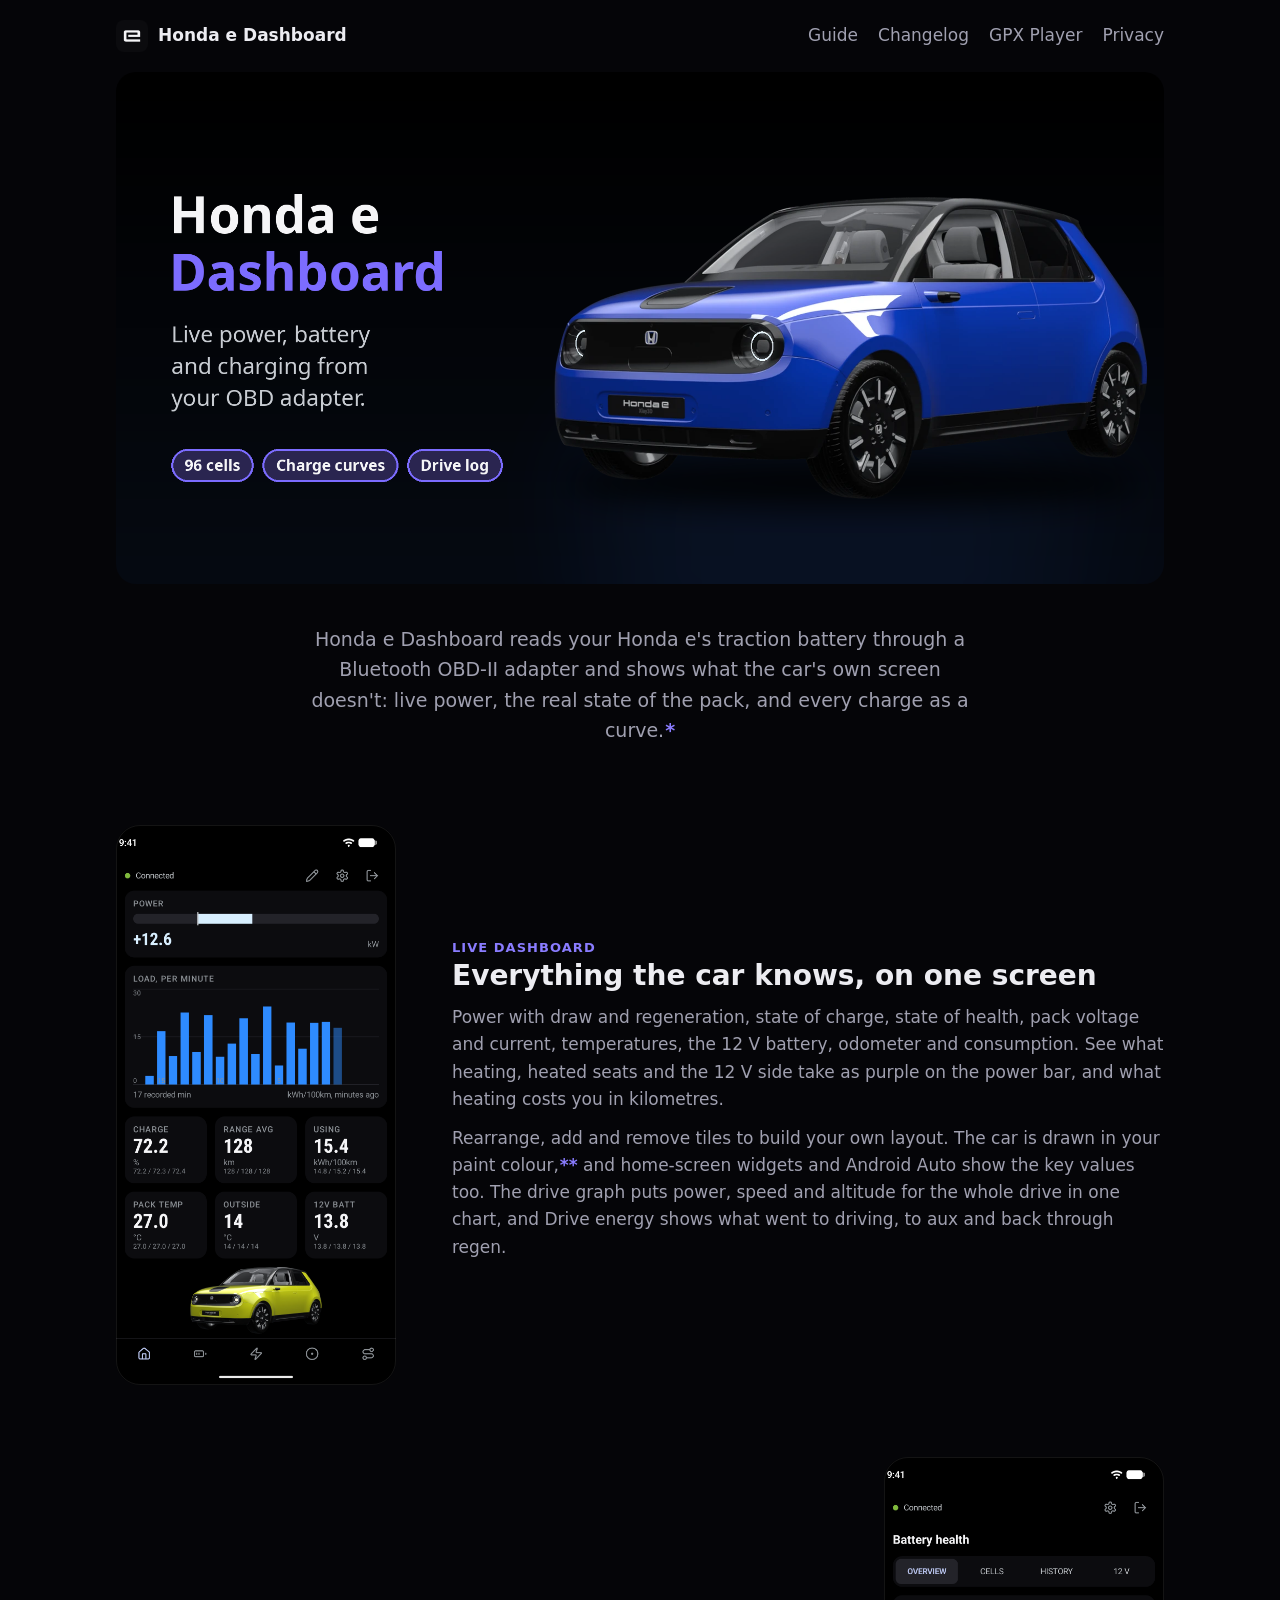
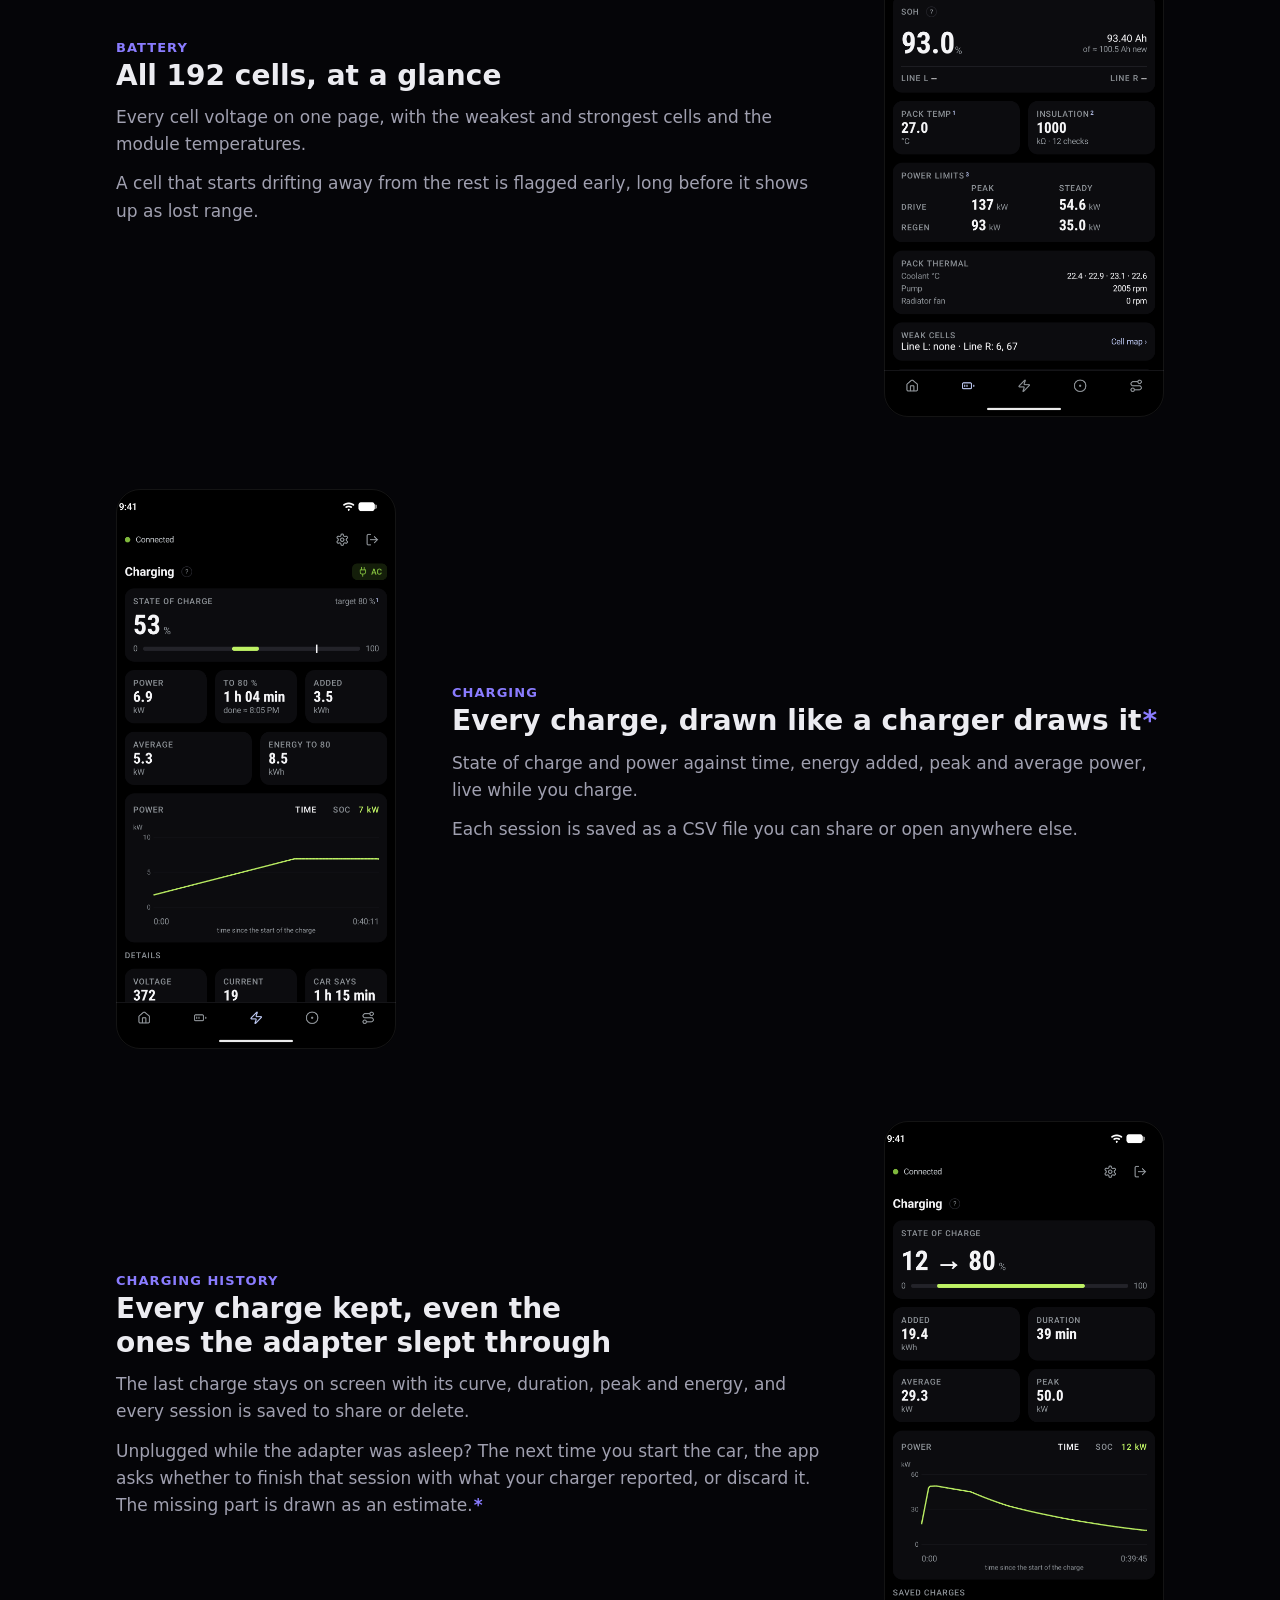
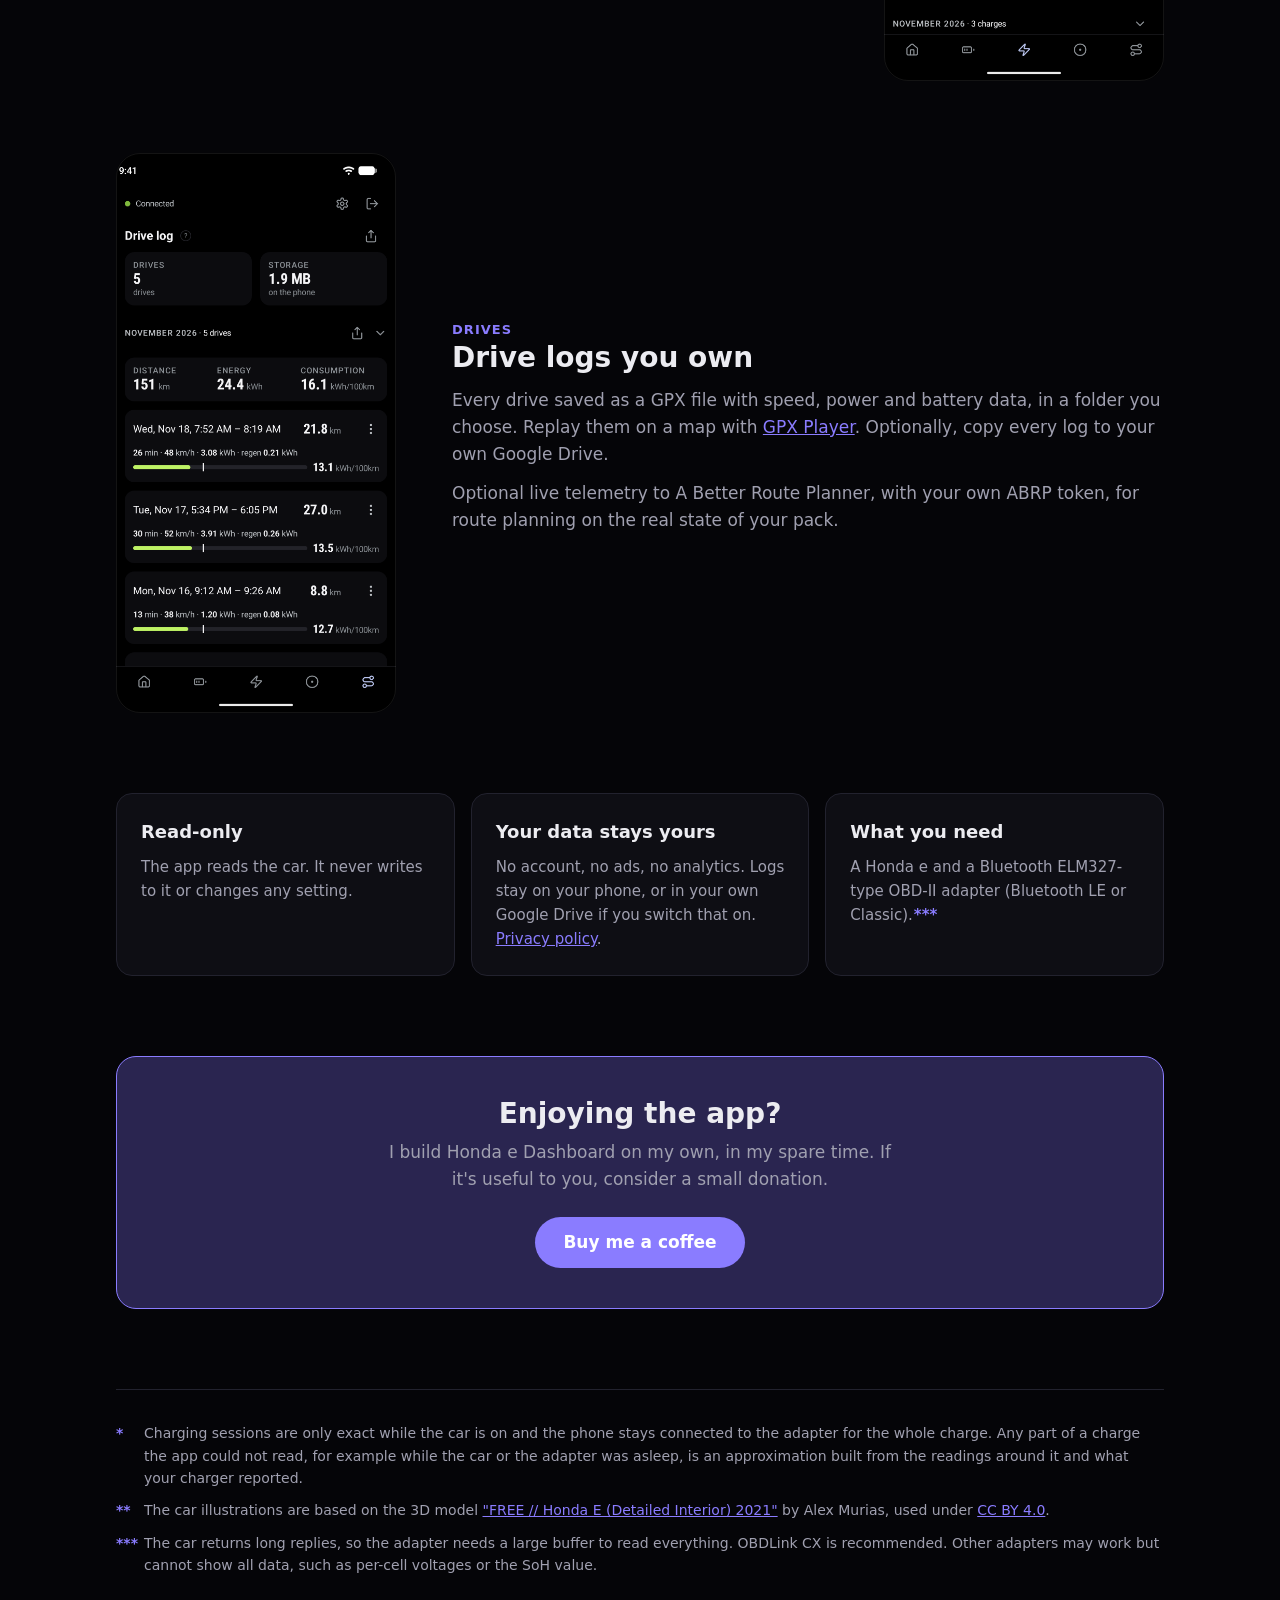
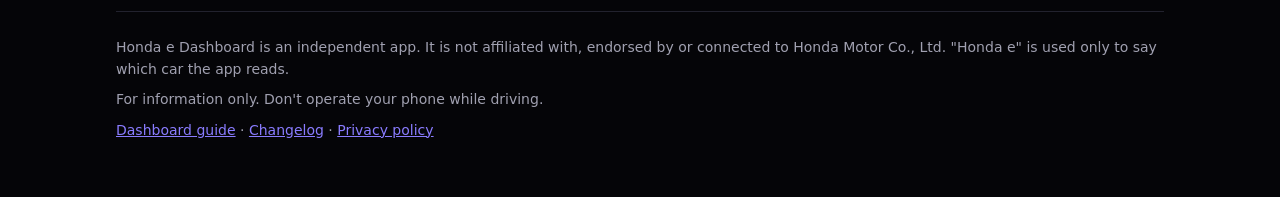
<file: index.html>
<!doctype html>
<html lang="en">
<head>
<meta charset="utf-8">
<meta name="viewport" content="width=device-width, initial-scale=1">
<title>Honda e Dashboard</title>
<meta name="description" content="Live Honda e battery, power and charging data from a Bluetooth OBD adapter.">
<meta name="color-scheme" content="dark">
<link rel="icon" href="img/app-icon-512x512.png">
<link rel="stylesheet" href="style.css">
<link rel="canonical" href="https://morvy.github.io/hondae/">
<link rel="apple-touch-icon" href="img/app-icon-512x512.png">
<meta property="og:type" content="website">
<meta property="og:site_name" content="Honda e Dashboard">
<meta property="og:title" content="Honda e Dashboard">
<meta property="og:description" content="Live Honda e battery, power and charging data from a Bluetooth OBD adapter.">
<meta property="og:url" content="https://morvy.github.io/hondae/">
<meta property="og:image" content="https://morvy.github.io/hondae/img/hero-2048x1000.png">
<meta property="og:image:width" content="2048">
<meta property="og:image:height" content="1000">
<meta property="og:image:alt" content="Honda e Dashboard: live power, battery and charging from your OBD adapter">
<meta name="twitter:card" content="summary_large_image">
<script type="application/ld+json">
{
  "@context": "https://schema.org",
  "@type": "SoftwareApplication",
  "name": "Honda e Dashboard",
  "description": "Live Honda e battery, power and charging data from a Bluetooth OBD adapter.",
  "url": "https://morvy.github.io/hondae/",
  "image": "https://morvy.github.io/hondae/img/hero-2048x1000.png",
  "applicationCategory": "UtilitiesApplication",
  "operatingSystem": "Android",
  "author": {
    "@type": "Person",
    "name": "moped"
  }
}
</script>
</head>
<body>
<div class="wrap">
  <header class="top">
    <a class="brand" href="./"><img src="img/app-icon-512x512.png" alt="">Honda e Dashboard</a>
    <nav><a href="guide.html">Guide</a><a href="changelog.html">Changelog</a><a href="https://morvy.github.io/gpx-log-player/" rel="noopener">GPX Player</a><a href="privacy.html">Privacy</a></nav>
  </header>

  <section class="hero">
    <img src="img/hero-2048x1000.png" width="2048" height="1000"
         alt="Honda e Dashboard: live power, battery and charging from your OBD adapter">
  </section>

  <p class="lede">Honda e Dashboard reads your Honda e's traction battery through a Bluetooth OBD-II adapter and shows what the car's own screen doesn't: live power, the real state of the pack, and every charge as a curve.<a class="note-ref" href="#note-charging">*</a></p>

  <main class="features" id="features">
    <section class="feature">
      <div class="shot"><img src="img/01-dashboard.png" width="1080" height="2160" loading="lazy" alt="Dashboard with power, load per minute, charge, range, consumption, health, outside temperature and 12 V tiles"></div>
      <div>
        <div class="eyebrow">Live dashboard</div>
        <h2>Everything the car knows, on one screen</h2>
        <p>Power with draw and regeneration, state of charge, state of health, pack voltage and current, temperatures, the 12&nbsp;V battery, odometer and consumption. See what heating, heated seats and the 12&nbsp;V side take as purple on the power bar, and what heating costs you in kilometres.</p>
        <p>Rearrange, add and remove tiles to build your own layout. The car is drawn in your paint colour,<a class="note-ref" href="#note-model">**</a> and home-screen widgets and Android Auto show the key values too. The drive graph puts power, speed and altitude for the whole drive in one chart, and Drive energy shows what went to driving, to aux and back through regen.</p>
      </div>
    </section>

    <section class="feature">
      <div class="shot"><img src="img/02-battery.png" width="1080" height="2160" loading="lazy" alt="Battery page with all 192 cell voltages and module temperatures"></div>
      <div>
        <div class="eyebrow">Battery</div>
        <h2>All 192 cells, at a glance</h2>
        <p>Every cell voltage on one page, with the weakest and strongest cells and the module temperatures.</p>
        <p>A cell that starts drifting away from the rest is flagged early, long before it shows up as lost range.</p>
      </div>
    </section>

    <section class="feature">
      <div class="shot"><img src="img/03-charging-live.png" width="1080" height="2160" loading="lazy" alt="Live charging session with state of charge and power curves"></div>
      <div>
        <div class="eyebrow">Charging</div>
        <h2>Every charge, drawn like a charger draws it<a class="note-ref" href="#note-charging">*</a></h2>
        <p>State of charge and power against time, energy added, peak and average power, live while you charge.</p>
        <p>Each session is saved as a CSV file you can share or open anywhere else.</p>
      </div>
    </section>

    <section class="feature">
      <div class="shot"><img src="img/04-charging-history.png" width="1080" height="2160" loading="lazy" alt="Last charge with its power curve and the list of saved charges"></div>
      <div>
        <div class="eyebrow">Charging history</div>
        <h2>Every charge kept, even the ones the adapter slept through</h2>
        <p>The last charge stays on screen with its curve, duration, peak and energy, and every session is saved to share or delete.</p>
        <p>Unplugged while the adapter was asleep? The next time you start the car, the app asks whether to finish that session with what your charger reported, or discard it. The missing part is drawn as an estimate.<a class="note-ref" href="#note-charging">*</a></p>
      </div>
    </section>

    <section class="feature">
      <div class="shot"><img src="img/05-drive-log.png" width="1080" height="2160" loading="lazy" alt="Drive log listing drives with distance, average speed, consumption and regeneration"></div>
      <div>
        <div class="eyebrow">Drives</div>
        <h2>Drive logs you own</h2>
        <p>Every drive saved as a GPX file with speed, power and battery data, in a folder you choose. Replay them on a map with <a href="https://morvy.github.io/gpx-log-player/" rel="noopener">GPX Player</a>. Optionally, copy every log to your own Google Drive.</p>
        <p>Optional live telemetry to A Better Route Planner, with your own ABRP token, for route planning on the real state of your pack.</p>
      </div>
    </section>
  </main>

  <section class="cards">
    <div class="card"><h3>Read-only</h3><p>The app reads the car. It never writes to it or changes any setting.</p></div>
    <div class="card"><h3>Your data stays yours</h3><p>No account, no ads, no analytics. Logs stay on your phone, or in your own Google Drive if you switch that on. <a href="privacy.html">Privacy policy</a>.</p></div>
    <div class="card"><h3>What you need</h3><p>A Honda e and a Bluetooth ELM327-type OBD-II adapter (Bluetooth LE or Classic).<a class="note-ref" href="#note-adapter">***</a></p></div>
  </section>

  <section class="cta">
    <h2>Enjoying the app?</h2>
    <p>I build Honda e Dashboard on my own, in my spare time. If it's useful to you, consider a small donation.</p>
    <a class="button" href="https://paypal.me/morvy" rel="noopener">Buy me a coffee</a>
  </section>

  <footer>
    <ol class="notes">
      <li id="note-charging"><span>*</span>Charging sessions are only exact while the car is on and the phone stays connected to the adapter for the whole charge. Any part of a charge the app could not read, for example while the car or the adapter was asleep, is an approximation built from the readings around it and what your charger reported.</li>
      <li id="note-model"><span>**</span>The car illustrations are based on the 3D model <a href="https://sketchfab.com/3d-models/free-honda-e-detailed-interior-2021-814cf3f8cfd64594b1c4f96e873c3cef" rel="noopener">"FREE // Honda E (Detailed Interior) 2021"</a> by Alex Murias, used under <a href="https://creativecommons.org/licenses/by/4.0/" rel="noopener">CC BY 4.0</a>.</li>
      <li id="note-adapter"><span>***</span>The car returns long replies, so the adapter needs a large buffer to read everything. OBDLink CX is recommended. Other adapters may work but cannot show all data, such as per-cell voltages or the SoH value.</li>
    </ol>
    <p>Honda e Dashboard is an independent app. It is not affiliated with, endorsed by or connected to Honda Motor Co., Ltd. "Honda e" is used only to say which car the app reads.</p>
    <p>For information only. Don't operate your phone while driving.</p>
    <p><a href="guide.html">Dashboard guide</a> · <a href="changelog.html">Changelog</a> · <a href="privacy.html">Privacy policy</a></p>
  </footer>
</div>
</body>
</html>
</file>
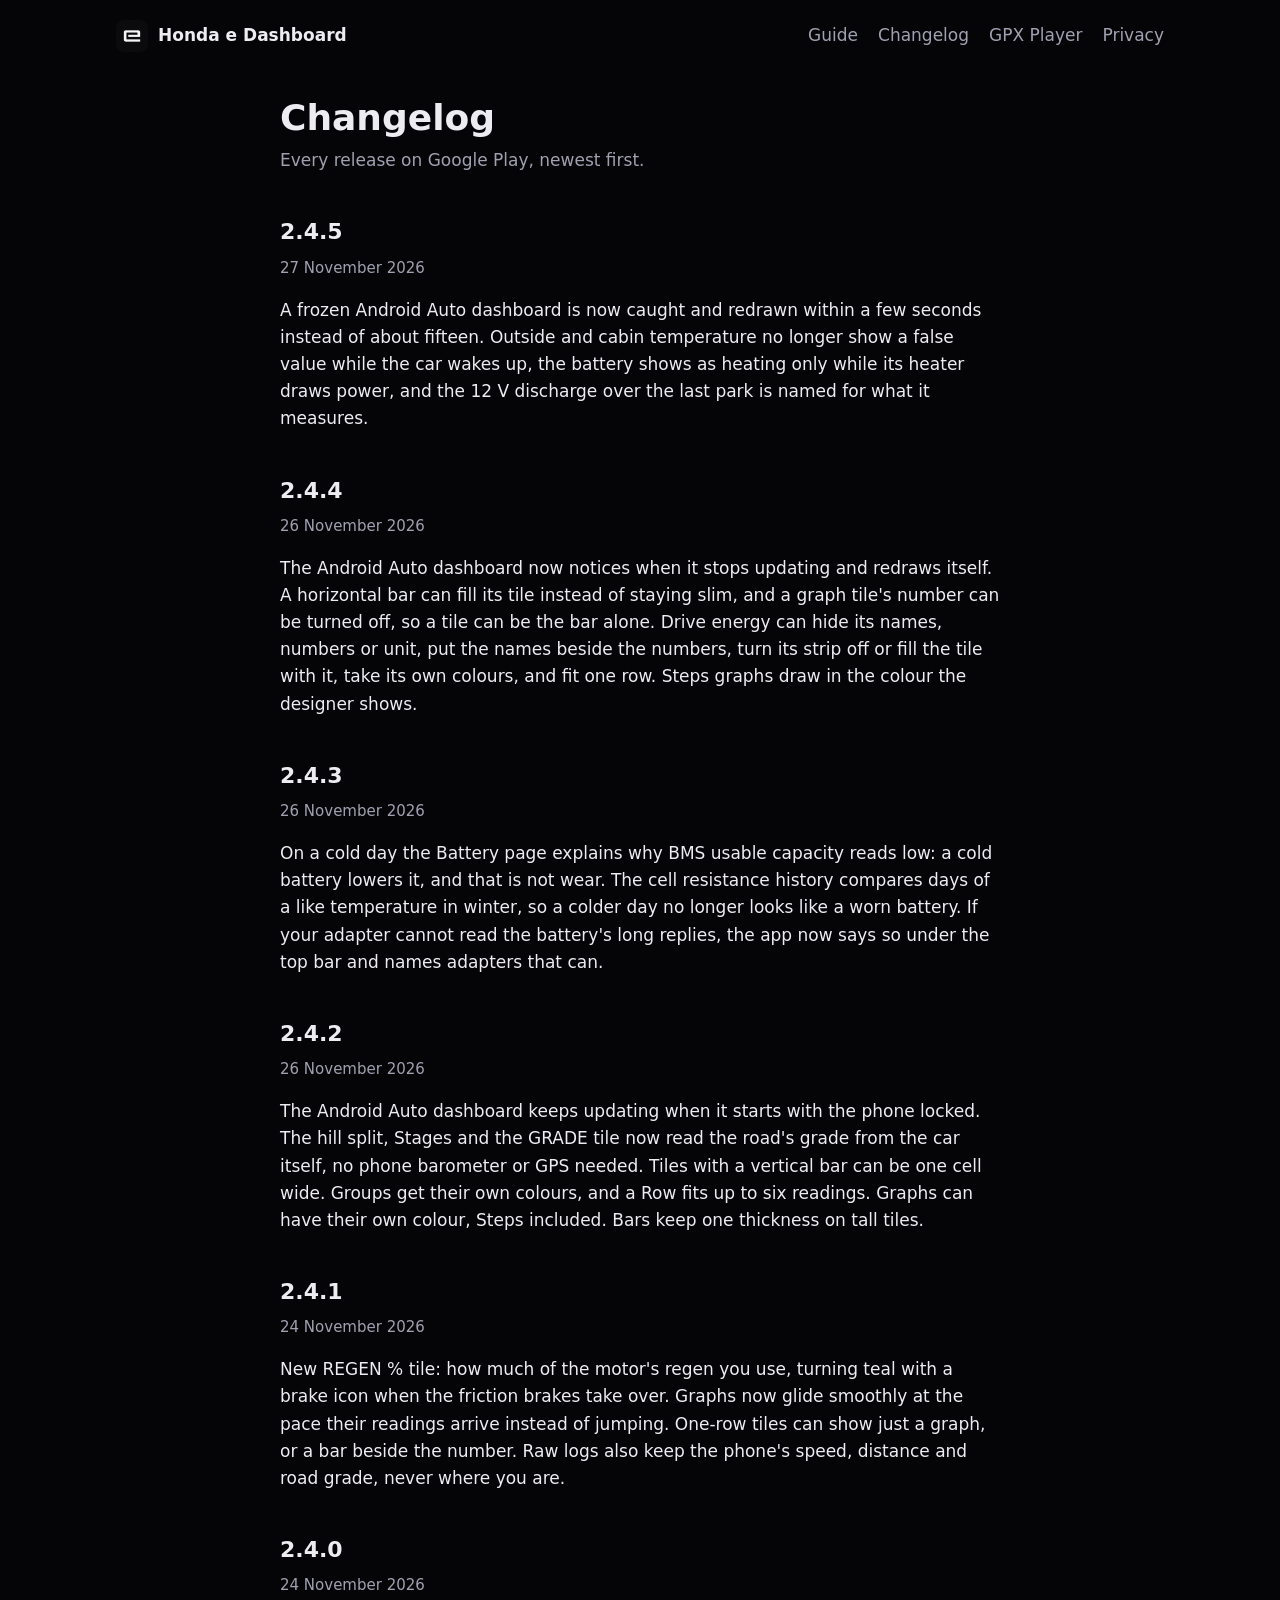
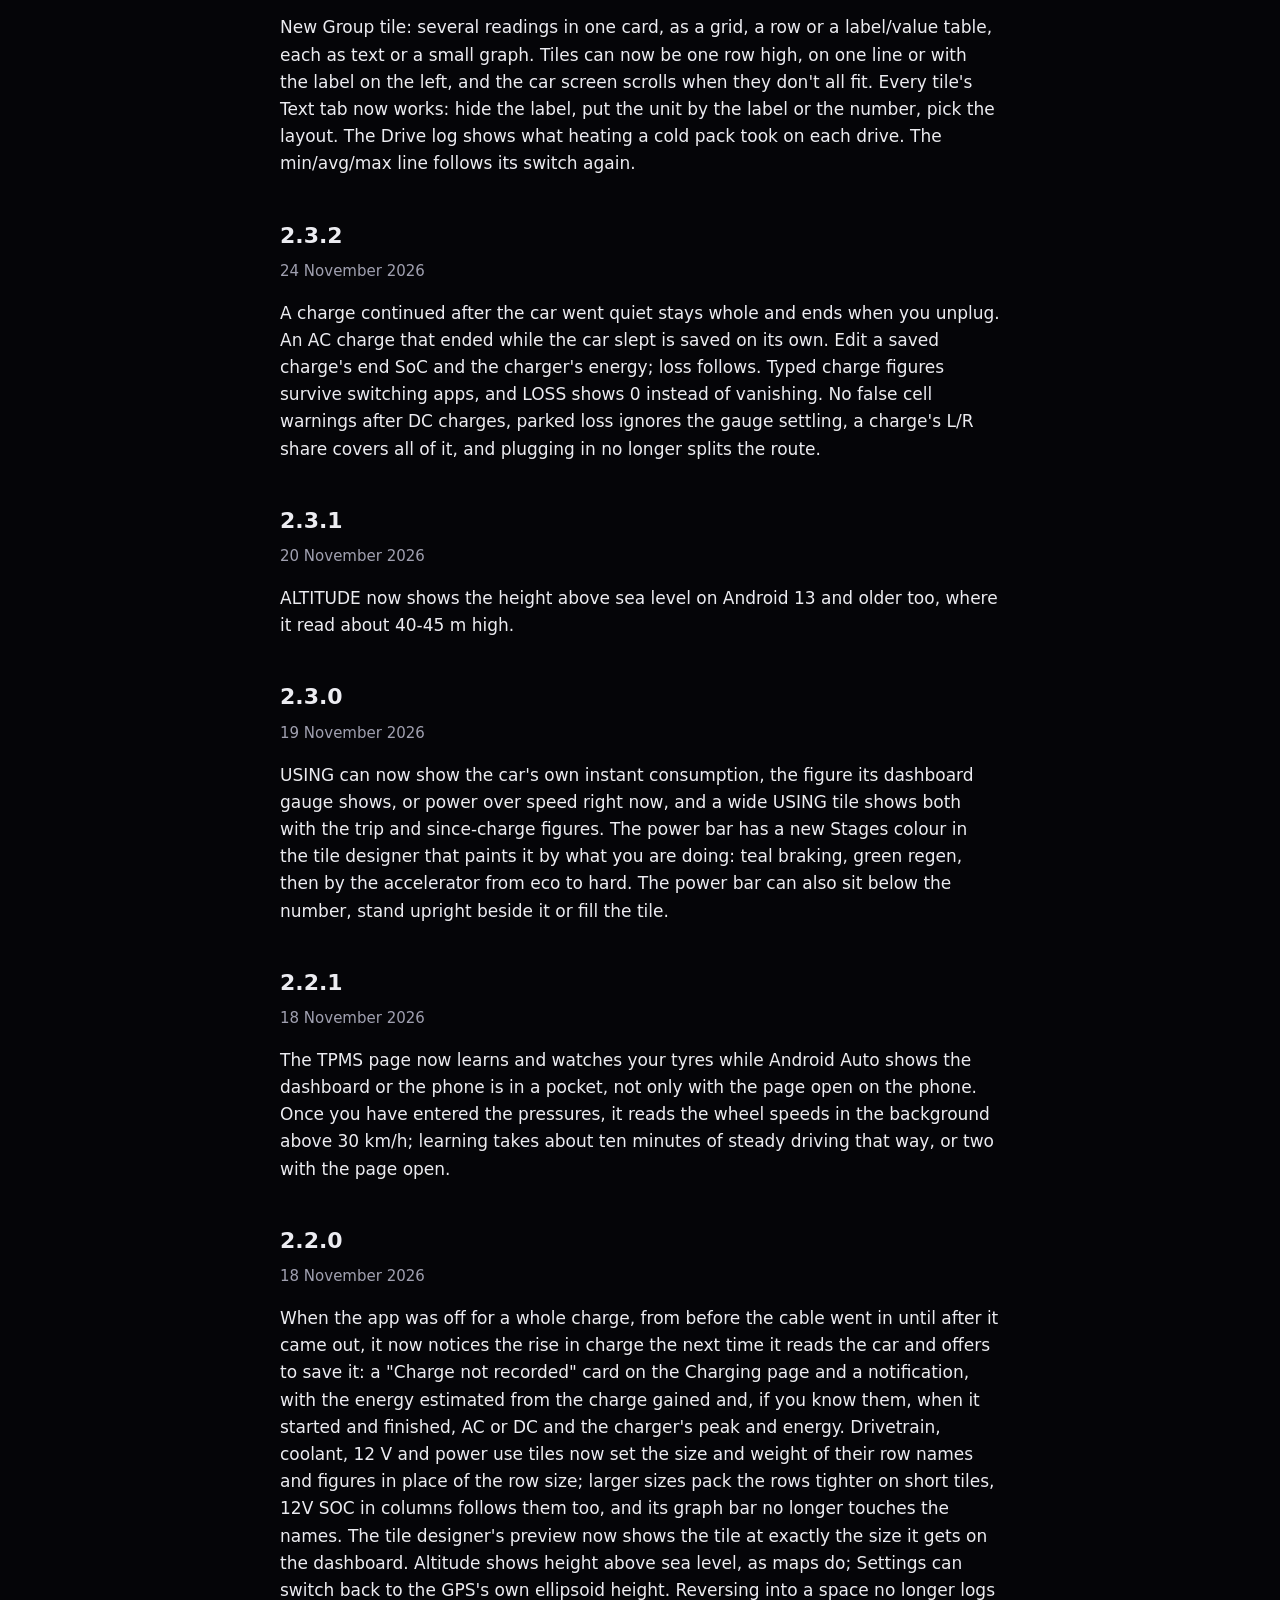
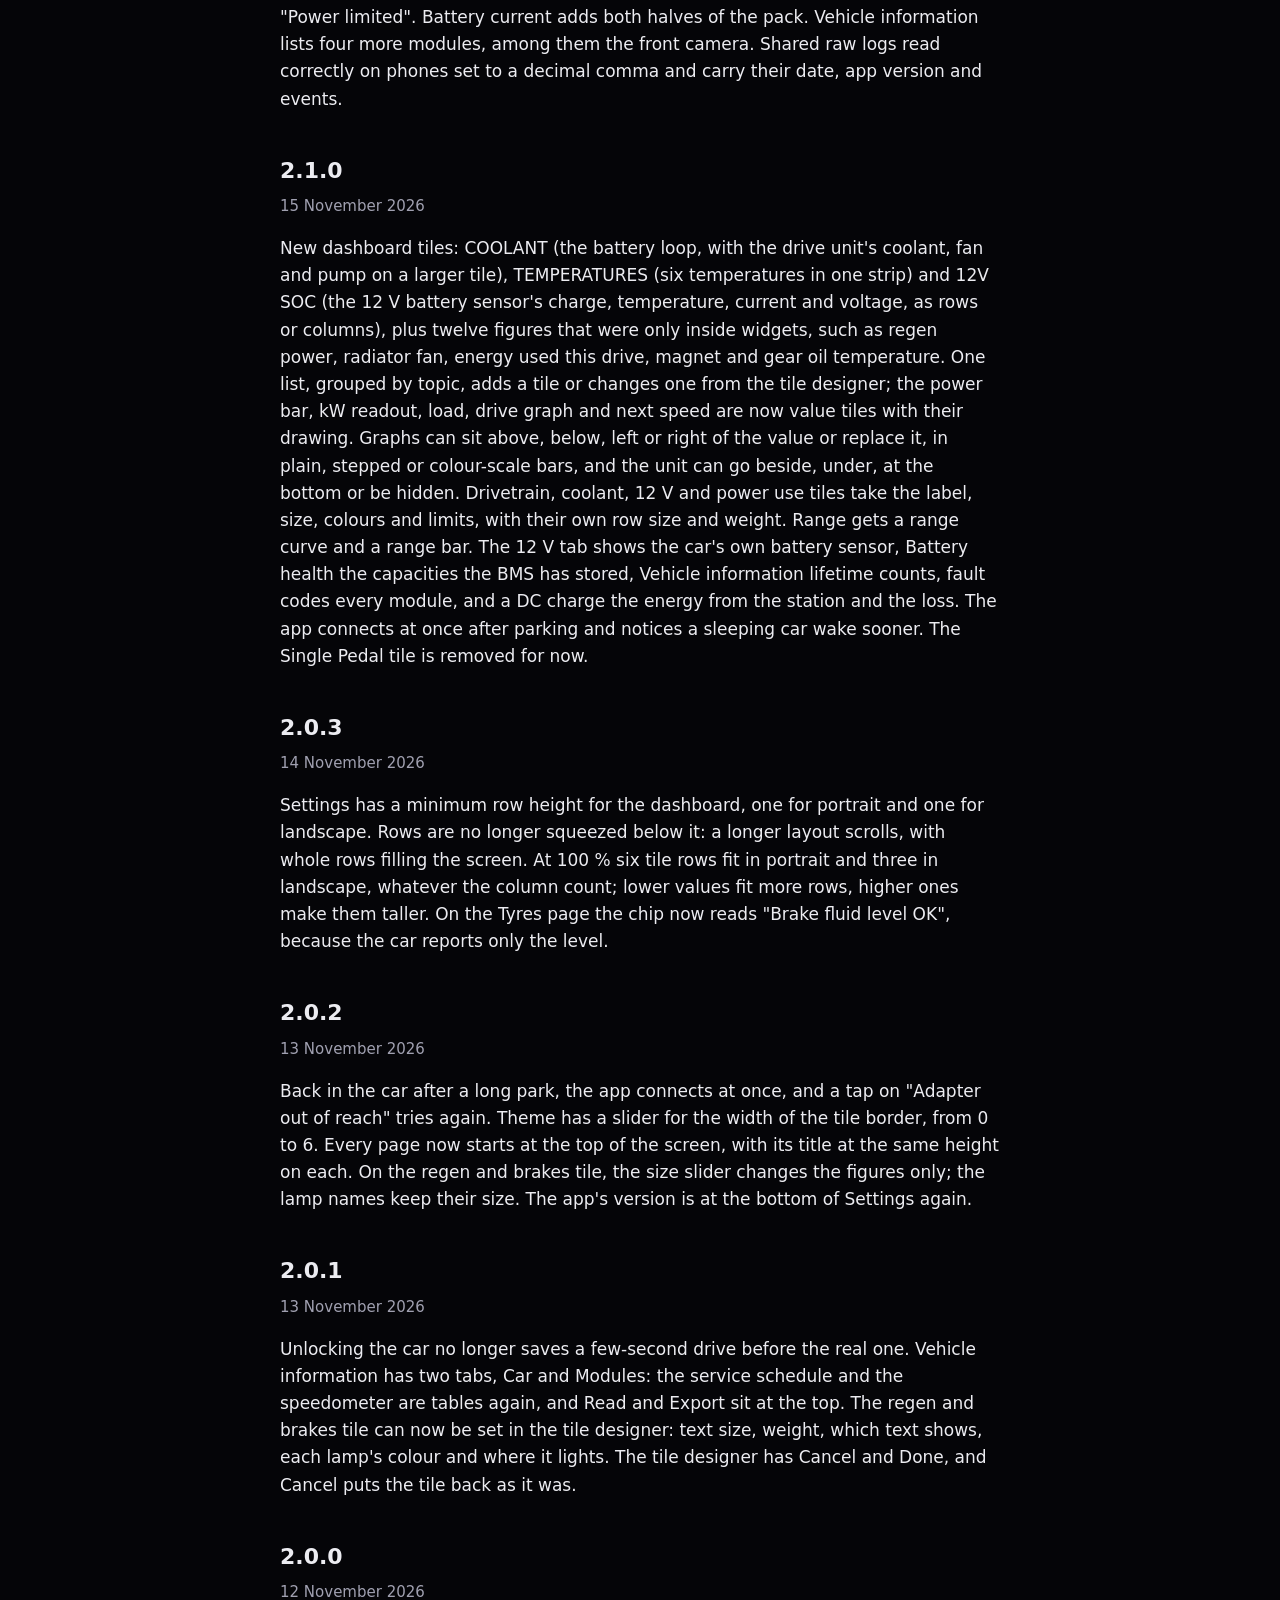
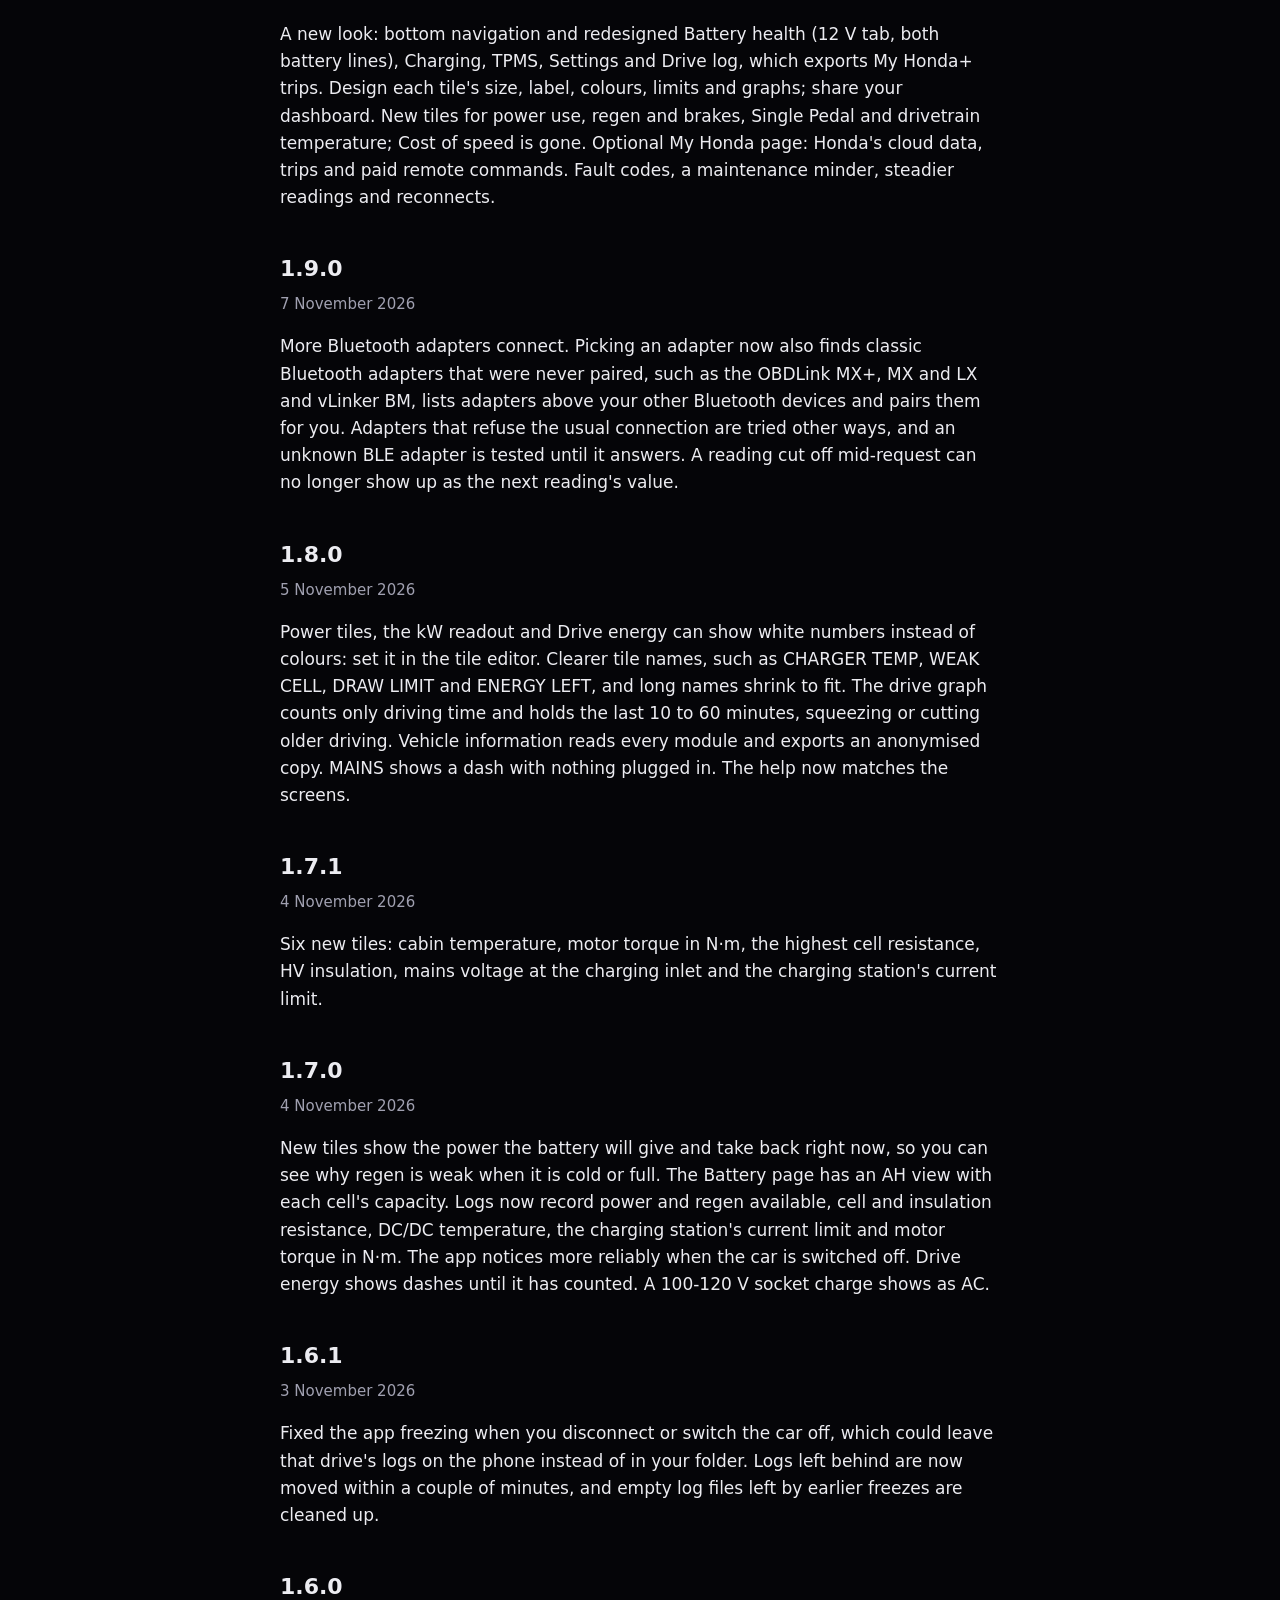
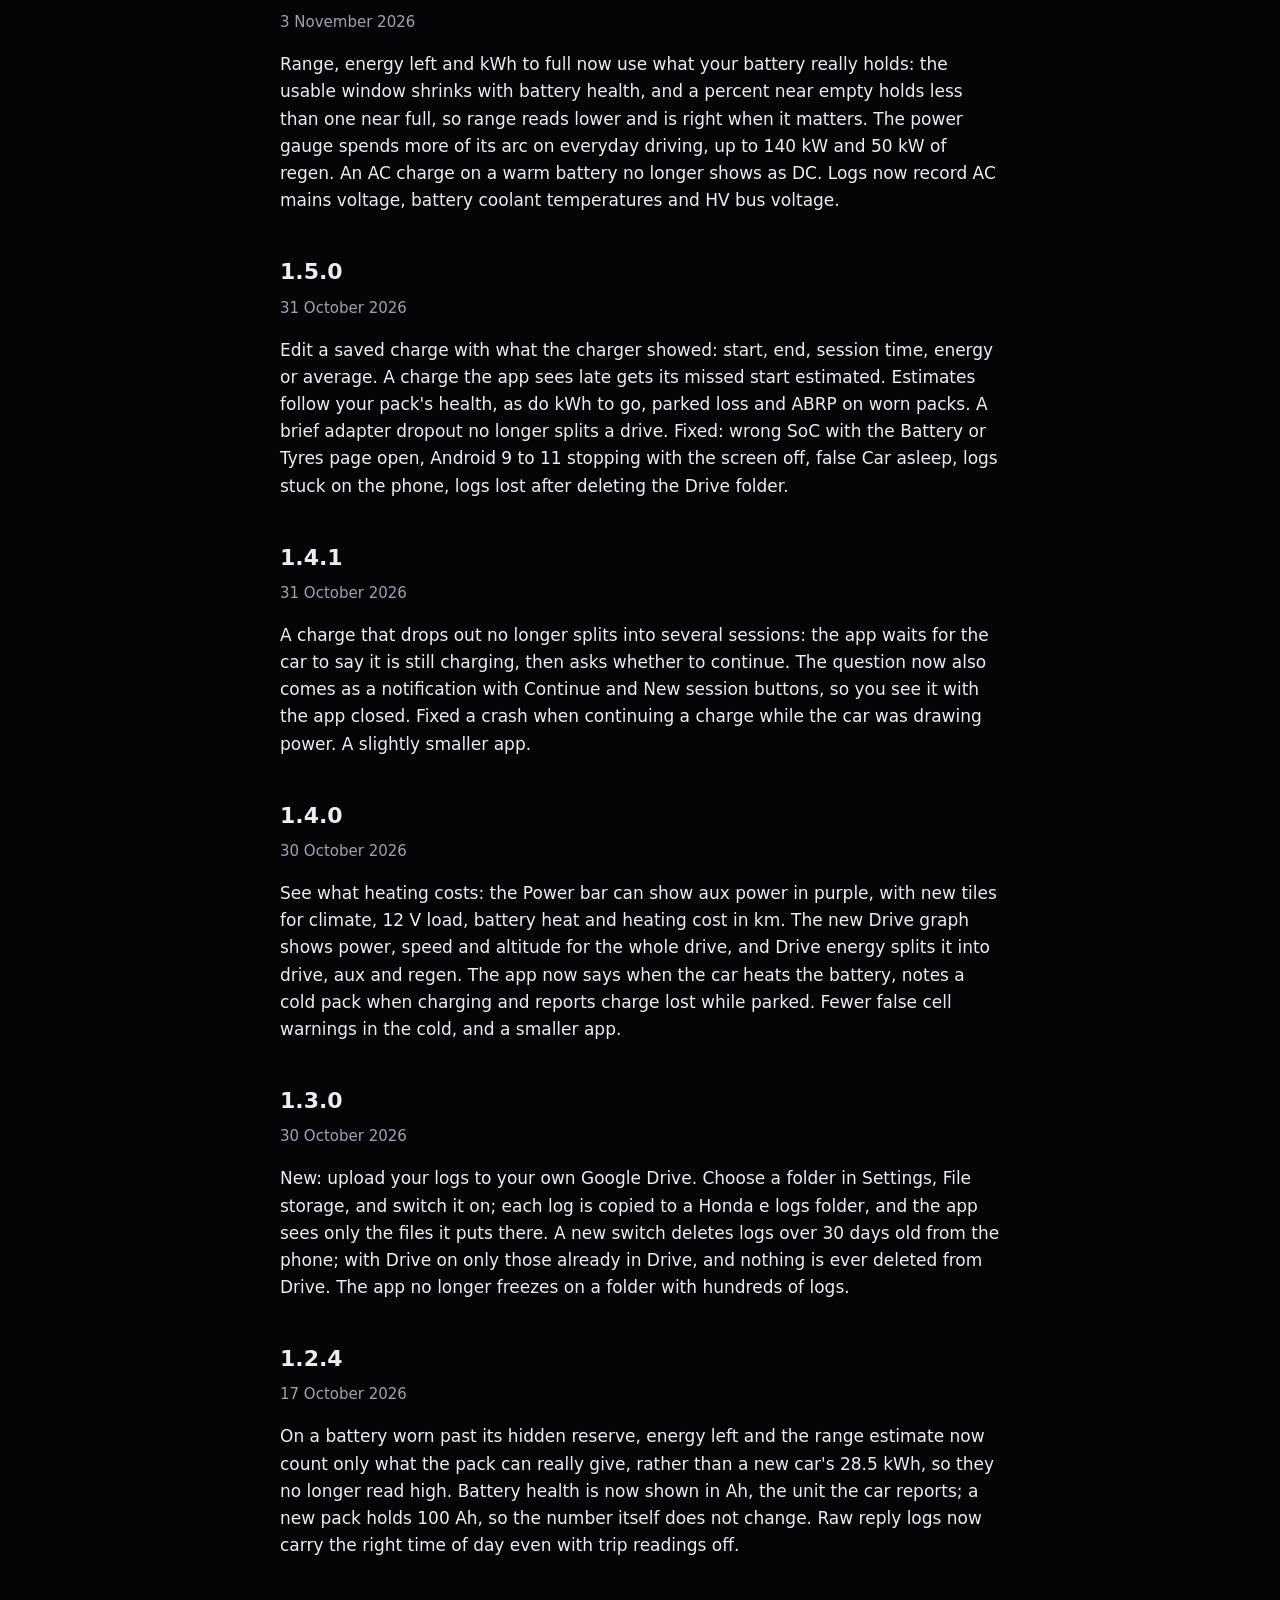
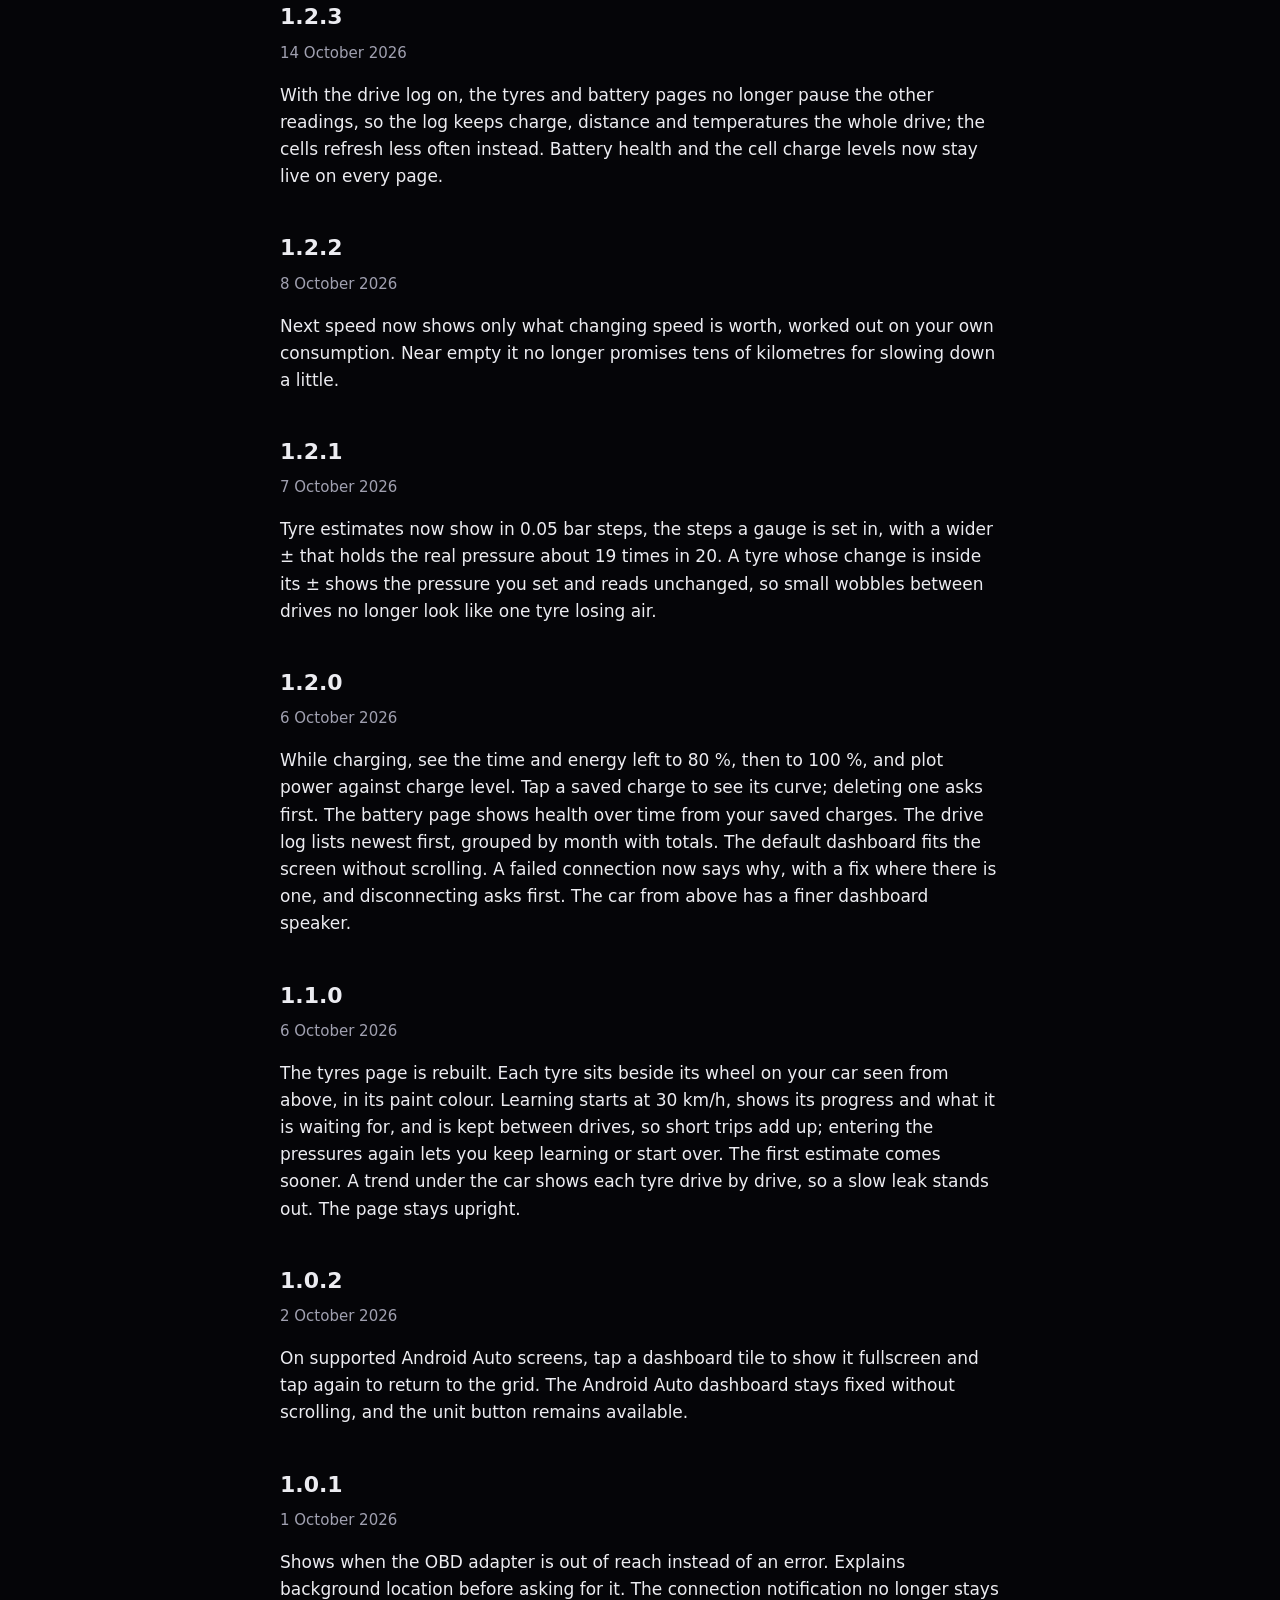
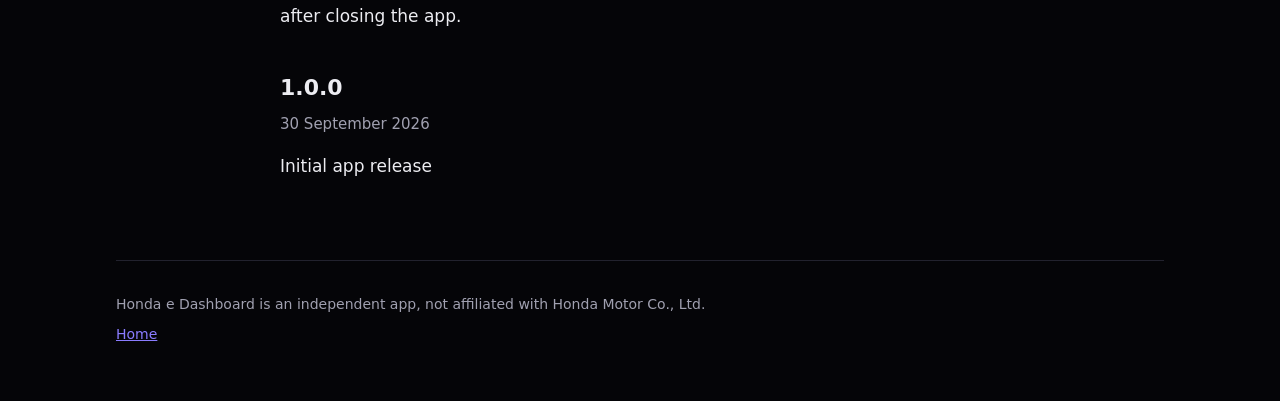
<file: changelog.html>
<!doctype html>
<html lang="en">
<head>
<meta charset="utf-8">
<meta name="viewport" content="width=device-width, initial-scale=1">
<title>Changelog · Honda e Dashboard</title>
<meta name="description" content="Every release of the Honda e Dashboard Android app, newest first.">
<meta name="color-scheme" content="dark">
<link rel="icon" href="img/app-icon-512x512.png">
<link rel="stylesheet" href="style.css">
<link rel="canonical" href="https://morvy.github.io/hondae/changelog.html">
<link rel="apple-touch-icon" href="img/app-icon-512x512.png">
<meta property="og:type" content="website">
<meta property="og:site_name" content="Honda e Dashboard">
<meta property="og:title" content="Changelog · Honda e Dashboard">
<meta property="og:description" content="Every release of the Honda e Dashboard Android app, newest first.">
<meta property="og:url" content="https://morvy.github.io/hondae/changelog.html">
<meta property="og:image" content="https://morvy.github.io/hondae/img/hero-2048x1000.png">
<meta property="og:image:width" content="2048">
<meta property="og:image:height" content="1000">
<meta property="og:image:alt" content="Honda e Dashboard: live power, battery and charging from your OBD adapter">
<meta name="twitter:card" content="summary_large_image">
</head>
<body>
<div class="wrap">
  <header class="top">
    <a class="brand" href="./"><img src="img/app-icon-512x512.png" alt="">Honda e Dashboard</a>
    <nav><a href="guide.html">Guide</a><a href="changelog.html">Changelog</a><a href="https://morvy.github.io/gpx-log-player/" rel="noopener">GPX Player</a><a href="privacy.html">Privacy</a></nav>
  </header>

  <main class="doc">
    <h1>Changelog</h1>
    <p class="meta">Every release on Google Play, newest first.</p>
    <section id="v2.4.5">
      <h2>2.4.5</h2>
      <p class="meta">27 November 2026</p><p>A frozen Android Auto dashboard is now caught and redrawn within a few seconds instead of about fifteen. Outside and cabin temperature no longer show a false value while the car wakes up, the battery shows as heating only while its heater draws power, and the 12 V discharge over the last park is named for what it measures.</p>
    </section>
    <section id="v2.4.4">
      <h2>2.4.4</h2>
      <p class="meta">26 November 2026</p><p>The Android Auto dashboard now notices when it stops updating and redraws itself. A horizontal bar can fill its tile instead of staying slim, and a graph tile&#x27;s number can be turned off, so a tile can be the bar alone. Drive energy can hide its names, numbers or unit, put the names beside the numbers, turn its strip off or fill the tile with it, take its own colours, and fit one row. Steps graphs draw in the colour the designer shows.</p>
    </section>
    <section id="v2.4.3">
      <h2>2.4.3</h2>
      <p class="meta">26 November 2026</p><p>On a cold day the Battery page explains why BMS usable capacity reads low: a cold battery lowers it, and that is not wear. The cell resistance history compares days of a like temperature in winter, so a colder day no longer looks like a worn battery. If your adapter cannot read the battery&#x27;s long replies, the app now says so under the top bar and names adapters that can.</p>
    </section>
    <section id="v2.4.2">
      <h2>2.4.2</h2>
      <p class="meta">26 November 2026</p><p>The Android Auto dashboard keeps updating when it starts with the phone locked. The hill split, Stages and the GRADE tile now read the road&#x27;s grade from the car itself, no phone barometer or GPS needed. Tiles with a vertical bar can be one cell wide. Groups get their own colours, and a Row fits up to six readings. Graphs can have their own colour, Steps included. Bars keep one thickness on tall tiles.</p>
    </section>
    <section id="v2.4.1">
      <h2>2.4.1</h2>
      <p class="meta">24 November 2026</p><p>New REGEN % tile: how much of the motor&#x27;s regen you use, turning teal with a brake icon when the friction brakes take over. Graphs now glide smoothly at the pace their readings arrive instead of jumping. One-row tiles can show just a graph, or a bar beside the number. Raw logs also keep the phone&#x27;s speed, distance and road grade, never where you are.</p>
    </section>
    <section id="v2.4.0">
      <h2>2.4.0</h2>
      <p class="meta">24 November 2026</p><p>New Group tile: several readings in one card, as a grid, a row or a label/value table, each as text or a small graph. Tiles can now be one row high, on one line or with the label on the left, and the car screen scrolls when they don&#x27;t all fit. Every tile&#x27;s Text tab now works: hide the label, put the unit by the label or the number, pick the layout. The Drive log shows what heating a cold pack took on each drive. The min/avg/max line follows its switch again.</p>
    </section>
    <section id="v2.3.2">
      <h2>2.3.2</h2>
      <p class="meta">24 November 2026</p><p>A charge continued after the car went quiet stays whole and ends when you unplug. An AC charge that ended while the car slept is saved on its own. Edit a saved charge&#x27;s end SoC and the charger&#x27;s energy; loss follows. Typed charge figures survive switching apps, and LOSS shows 0 instead of vanishing. No false cell warnings after DC charges, parked loss ignores the gauge settling, a charge&#x27;s L/R share covers all of it, and plugging in no longer splits the route.</p>
    </section>
    <section id="v2.3.1">
      <h2>2.3.1</h2>
      <p class="meta">20 November 2026</p><p>ALTITUDE now shows the height above sea level on Android 13 and older too, where it read about 40-45 m high.</p>
    </section>
    <section id="v2.3.0">
      <h2>2.3.0</h2>
      <p class="meta">19 November 2026</p><p>USING can now show the car&#x27;s own instant consumption, the figure its dashboard gauge shows, or power over speed right now, and a wide USING tile shows both with the trip and since-charge figures. The power bar has a new Stages colour in the tile designer that paints it by what you are doing: teal braking, green regen, then by the accelerator from eco to hard. The power bar can also sit below the number, stand upright beside it or fill the tile.</p>
    </section>
    <section id="v2.2.1">
      <h2>2.2.1</h2>
      <p class="meta">18 November 2026</p><p>The TPMS page now learns and watches your tyres while Android Auto shows the dashboard or the phone is in a pocket, not only with the page open on the phone. Once you have entered the pressures, it reads the wheel speeds in the background above 30 km/h; learning takes about ten minutes of steady driving that way, or two with the page open.</p>
    </section>
    <section id="v2.2.0">
      <h2>2.2.0</h2>
      <p class="meta">18 November 2026</p><p>When the app was off for a whole charge, from before the cable went in until after it came out, it now notices the rise in charge the next time it reads the car and offers to save it: a &quot;Charge not recorded&quot; card on the Charging page and a notification, with the energy estimated from the charge gained and, if you know them, when it started and finished, AC or DC and the charger&#x27;s peak and energy. Drivetrain, coolant, 12 V and power use tiles now set the size and weight of their row names and figures in place of the row size; larger sizes pack the rows tighter on short tiles, 12V SOC in columns follows them too, and its graph bar no longer touches the names. The tile designer&#x27;s preview now shows the tile at exactly the size it gets on the dashboard. Altitude shows height above sea level, as maps do; Settings can switch back to the GPS&#x27;s own ellipsoid height. Reversing into a space no longer logs &quot;Power limited&quot;. Battery current adds both halves of the pack. Vehicle information lists four more modules, among them the front camera. Shared raw logs read correctly on phones set to a decimal comma and carry their date, app version and events.</p>
    </section>
    <section id="v2.1.0">
      <h2>2.1.0</h2>
      <p class="meta">15 November 2026</p><p>New dashboard tiles: COOLANT (the battery loop, with the drive unit&#x27;s coolant, fan and pump on a larger tile), TEMPERATURES (six temperatures in one strip) and 12V SOC (the 12 V battery sensor&#x27;s charge, temperature, current and voltage, as rows or columns), plus twelve figures that were only inside widgets, such as regen power, radiator fan, energy used this drive, magnet and gear oil temperature. One list, grouped by topic, adds a tile or changes one from the tile designer; the power bar, kW readout, load, drive graph and next speed are now value tiles with their drawing. Graphs can sit above, below, left or right of the value or replace it, in plain, stepped or colour-scale bars, and the unit can go beside, under, at the bottom or be hidden. Drivetrain, coolant, 12 V and power use tiles take the label, size, colours and limits, with their own row size and weight. Range gets a range curve and a range bar. The 12 V tab shows the car&#x27;s own battery sensor, Battery health the capacities the BMS has stored, Vehicle information lifetime counts, fault codes every module, and a DC charge the energy from the station and the loss. The app connects at once after parking and notices a sleeping car wake sooner. The Single Pedal tile is removed for now.</p>
    </section>
    <section id="v2.0.3">
      <h2>2.0.3</h2>
      <p class="meta">14 November 2026</p><p>Settings has a minimum row height for the dashboard, one for portrait and one for landscape. Rows are no longer squeezed below it: a longer layout scrolls, with whole rows filling the screen. At 100 % six tile rows fit in portrait and three in landscape, whatever the column count; lower values fit more rows, higher ones make them taller. On the Tyres page the chip now reads &quot;Brake fluid level OK&quot;, because the car reports only the level.</p>
    </section>
    <section id="v2.0.2">
      <h2>2.0.2</h2>
      <p class="meta">13 November 2026</p><p>Back in the car after a long park, the app connects at once, and a tap on &quot;Adapter out of reach&quot; tries again. Theme has a slider for the width of the tile border, from 0 to 6. Every page now starts at the top of the screen, with its title at the same height on each. On the regen and brakes tile, the size slider changes the figures only; the lamp names keep their size. The app&#x27;s version is at the bottom of Settings again.</p>
    </section>
    <section id="v2.0.1">
      <h2>2.0.1</h2>
      <p class="meta">13 November 2026</p><p>Unlocking the car no longer saves a few-second drive before the real one. Vehicle information has two tabs, Car and Modules: the service schedule and the speedometer are tables again, and Read and Export sit at the top. The regen and brakes tile can now be set in the tile designer: text size, weight, which text shows, each lamp&#x27;s colour and where it lights. The tile designer has Cancel and Done, and Cancel puts the tile back as it was.</p>
    </section>
    <section id="v2.0.0">
      <h2>2.0.0</h2>
      <p class="meta">12 November 2026</p><p>A new look: bottom navigation and redesigned Battery health (12 V tab, both battery lines), Charging, TPMS, Settings and Drive log, which exports My Honda+ trips. Design each tile&#x27;s size, label, colours, limits and graphs; share your dashboard. New tiles for power use, regen and brakes, Single Pedal and drivetrain temperature; Cost of speed is gone. Optional My Honda page: Honda&#x27;s cloud data, trips and paid remote commands. Fault codes, a maintenance minder, steadier readings and reconnects.</p>
    </section>
    <section id="v1.9.0">
      <h2>1.9.0</h2>
      <p class="meta">7 November 2026</p><p>More Bluetooth adapters connect. Picking an adapter now also finds classic Bluetooth adapters that were never paired, such as the OBDLink MX+, MX and LX and vLinker BM, lists adapters above your other Bluetooth devices and pairs them for you. Adapters that refuse the usual connection are tried other ways, and an unknown BLE adapter is tested until it answers. A reading cut off mid-request can no longer show up as the next reading&#x27;s value.</p>
    </section>
    <section id="v1.8.0">
      <h2>1.8.0</h2>
      <p class="meta">5 November 2026</p><p>Power tiles, the kW readout and Drive energy can show white numbers instead of colours: set it in the tile editor. Clearer tile names, such as CHARGER TEMP, WEAK CELL, DRAW LIMIT and ENERGY LEFT, and long names shrink to fit. The drive graph counts only driving time and holds the last 10 to 60 minutes, squeezing or cutting older driving. Vehicle information reads every module and exports an anonymised copy. MAINS shows a dash with nothing plugged in. The help now matches the screens.</p>
    </section>
    <section id="v1.7.1">
      <h2>1.7.1</h2>
      <p class="meta">4 November 2026</p><p>Six new tiles: cabin temperature, motor torque in N·m, the highest cell resistance, HV insulation, mains voltage at the charging inlet and the charging station&#x27;s current limit.</p>
    </section>
    <section id="v1.7.0">
      <h2>1.7.0</h2>
      <p class="meta">4 November 2026</p><p>New tiles show the power the battery will give and take back right now, so you can see why regen is weak when it is cold or full. The Battery page has an AH view with each cell&#x27;s capacity. Logs now record power and regen available, cell and insulation resistance, DC/DC temperature, the charging station&#x27;s current limit and motor torque in N·m. The app notices more reliably when the car is switched off. Drive energy shows dashes until it has counted. A 100-120 V socket charge shows as AC.</p>
    </section>
    <section id="v1.6.1">
      <h2>1.6.1</h2>
      <p class="meta">3 November 2026</p><p>Fixed the app freezing when you disconnect or switch the car off, which could leave that drive&#x27;s logs on the phone instead of in your folder. Logs left behind are now moved within a couple of minutes, and empty log files left by earlier freezes are cleaned up.</p>
    </section>
    <section id="v1.6.0">
      <h2>1.6.0</h2>
      <p class="meta">3 November 2026</p><p>Range, energy left and kWh to full now use what your battery really holds: the usable window shrinks with battery health, and a percent near empty holds less than one near full, so range reads lower and is right when it matters. The power gauge spends more of its arc on everyday driving, up to 140 kW and 50 kW of regen. An AC charge on a warm battery no longer shows as DC. Logs now record AC mains voltage, battery coolant temperatures and HV bus voltage.</p>
    </section>
    <section id="v1.5.0">
      <h2>1.5.0</h2>
      <p class="meta">31 October 2026</p><p>Edit a saved charge with what the charger showed: start, end, session time, energy or average. A charge the app sees late gets its missed start estimated. Estimates follow your pack&#x27;s health, as do kWh to go, parked loss and ABRP on worn packs. A brief adapter dropout no longer splits a drive. Fixed: wrong SoC with the Battery or Tyres page open, Android 9 to 11 stopping with the screen off, false Car asleep, logs stuck on the phone, logs lost after deleting the Drive folder.</p>
    </section>
    <section id="v1.4.1">
      <h2>1.4.1</h2>
      <p class="meta">31 October 2026</p><p>A charge that drops out no longer splits into several sessions: the app waits for the car to say it is still charging, then asks whether to continue. The question now also comes as a notification with Continue and New session buttons, so you see it with the app closed. Fixed a crash when continuing a charge while the car was drawing power. A slightly smaller app.</p>
    </section>
    <section id="v1.4.0">
      <h2>1.4.0</h2>
      <p class="meta">30 October 2026</p><p>See what heating costs: the Power bar can show aux power in purple, with new tiles for climate, 12 V load, battery heat and heating cost in km. The new Drive graph shows power, speed and altitude for the whole drive, and Drive energy splits it into drive, aux and regen. The app now says when the car heats the battery, notes a cold pack when charging and reports charge lost while parked. Fewer false cell warnings in the cold, and a smaller app.</p>
    </section>
    <section id="v1.3.0">
      <h2>1.3.0</h2>
      <p class="meta">30 October 2026</p><p>New: upload your logs to your own Google Drive. Choose a folder in Settings, File storage, and switch it on; each log is copied to a Honda e logs folder, and the app sees only the files it puts there. A new switch deletes logs over 30 days old from the phone; with Drive on only those already in Drive, and nothing is ever deleted from Drive. The app no longer freezes on a folder with hundreds of logs.</p>
    </section>
    <section id="v1.2.4">
      <h2>1.2.4</h2>
      <p class="meta">17 October 2026</p><p>On a battery worn past its hidden reserve, energy left and the range estimate now count only what the pack can really give, rather than a new car&#x27;s 28.5 kWh, so they no longer read high. Battery health is now shown in Ah, the unit the car reports; a new pack holds 100 Ah, so the number itself does not change. Raw reply logs now carry the right time of day even with trip readings off.</p>
    </section>
    <section id="v1.2.3">
      <h2>1.2.3</h2>
      <p class="meta">14 October 2026</p><p>With the drive log on, the tyres and battery pages no longer pause the other readings, so the log keeps charge, distance and temperatures the whole drive; the cells refresh less often instead. Battery health and the cell charge levels now stay live on every page.</p>
    </section>
    <section id="v1.2.2">
      <h2>1.2.2</h2>
      <p class="meta">8 October 2026</p><p>Next speed now shows only what changing speed is worth, worked out on your own consumption. Near empty it no longer promises tens of kilometres for slowing down a little.</p>
    </section>
    <section id="v1.2.1">
      <h2>1.2.1</h2>
      <p class="meta">7 October 2026</p><p>Tyre estimates now show in 0.05 bar steps, the steps a gauge is set in, with a wider ± that holds the real pressure about 19 times in 20. A tyre whose change is inside its ± shows the pressure you set and reads unchanged, so small wobbles between drives no longer look like one tyre losing air.</p>
    </section>
    <section id="v1.2.0">
      <h2>1.2.0</h2>
      <p class="meta">6 October 2026</p><p>While charging, see the time and energy left to 80 %, then to 100 %, and plot power against charge level. Tap a saved charge to see its curve; deleting one asks first. The battery page shows health over time from your saved charges. The drive log lists newest first, grouped by month with totals. The default dashboard fits the screen without scrolling. A failed connection now says why, with a fix where there is one, and disconnecting asks first. The car from above has a finer dashboard speaker.</p>
    </section>
    <section id="v1.1.0">
      <h2>1.1.0</h2>
      <p class="meta">6 October 2026</p><p>The tyres page is rebuilt. Each tyre sits beside its wheel on your car seen from above, in its paint colour. Learning starts at 30 km/h, shows its progress and what it is waiting for, and is kept between drives, so short trips add up; entering the pressures again lets you keep learning or start over. The first estimate comes sooner. A trend under the car shows each tyre drive by drive, so a slow leak stands out. The page stays upright.</p>
    </section>
    <section id="v1.0.2">
      <h2>1.0.2</h2>
      <p class="meta">2 October 2026</p><p>On supported Android Auto screens, tap a dashboard tile to show it fullscreen and tap again to return to the grid. The Android Auto dashboard stays fixed without scrolling, and the unit button remains available.</p>
    </section>
    <section id="v1.0.1">
      <h2>1.0.1</h2>
      <p class="meta">1 October 2026</p><p>Shows when the OBD adapter is out of reach instead of an error. Explains background location before asking for it. The connection notification no longer stays after closing the app.</p>
    </section>
    <section id="v1.0.0">
      <h2>1.0.0</h2>
      <p class="meta">30 September 2026</p><p>Initial app release</p>
    </section>
  </main>

  <footer>
    <p>Honda e Dashboard is an independent app, not affiliated with Honda Motor Co., Ltd.</p>
    <p><a href="./">Home</a></p>
  </footer>
</div>
</body>
</html>
</file>
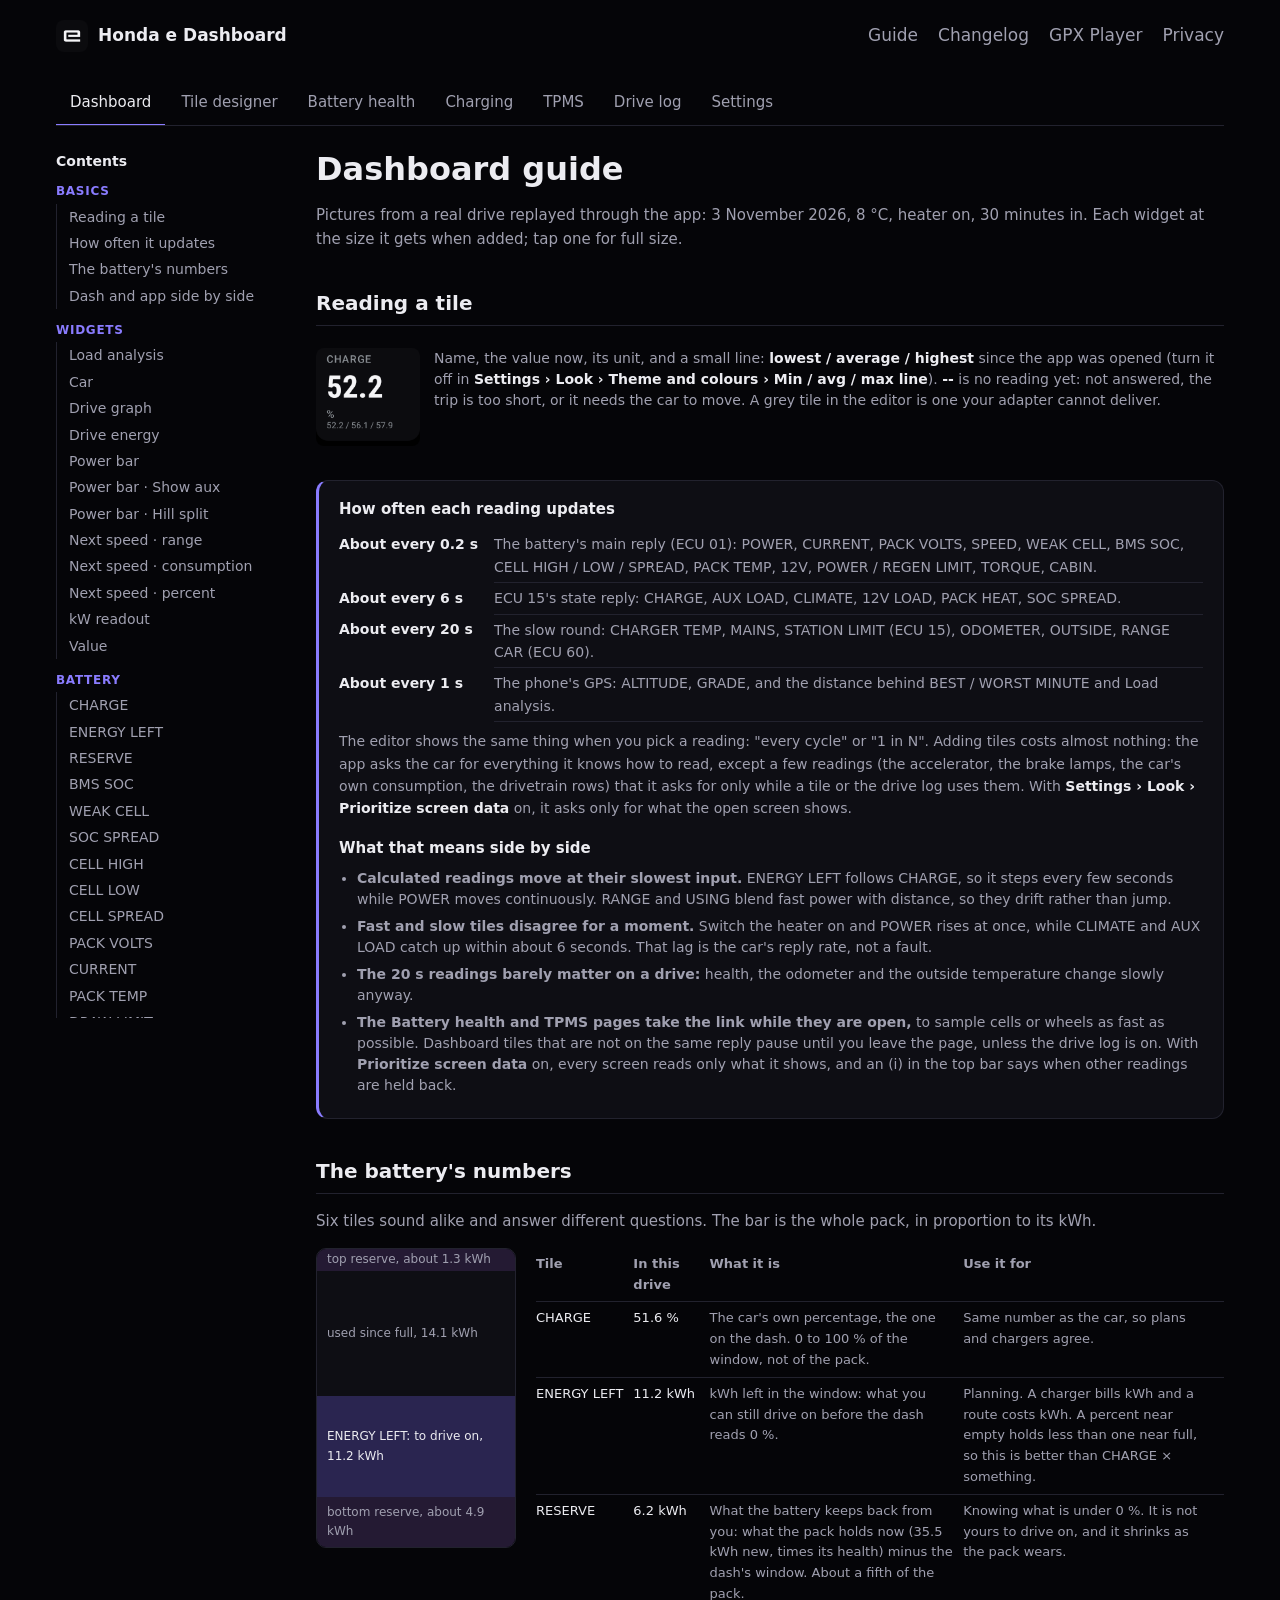
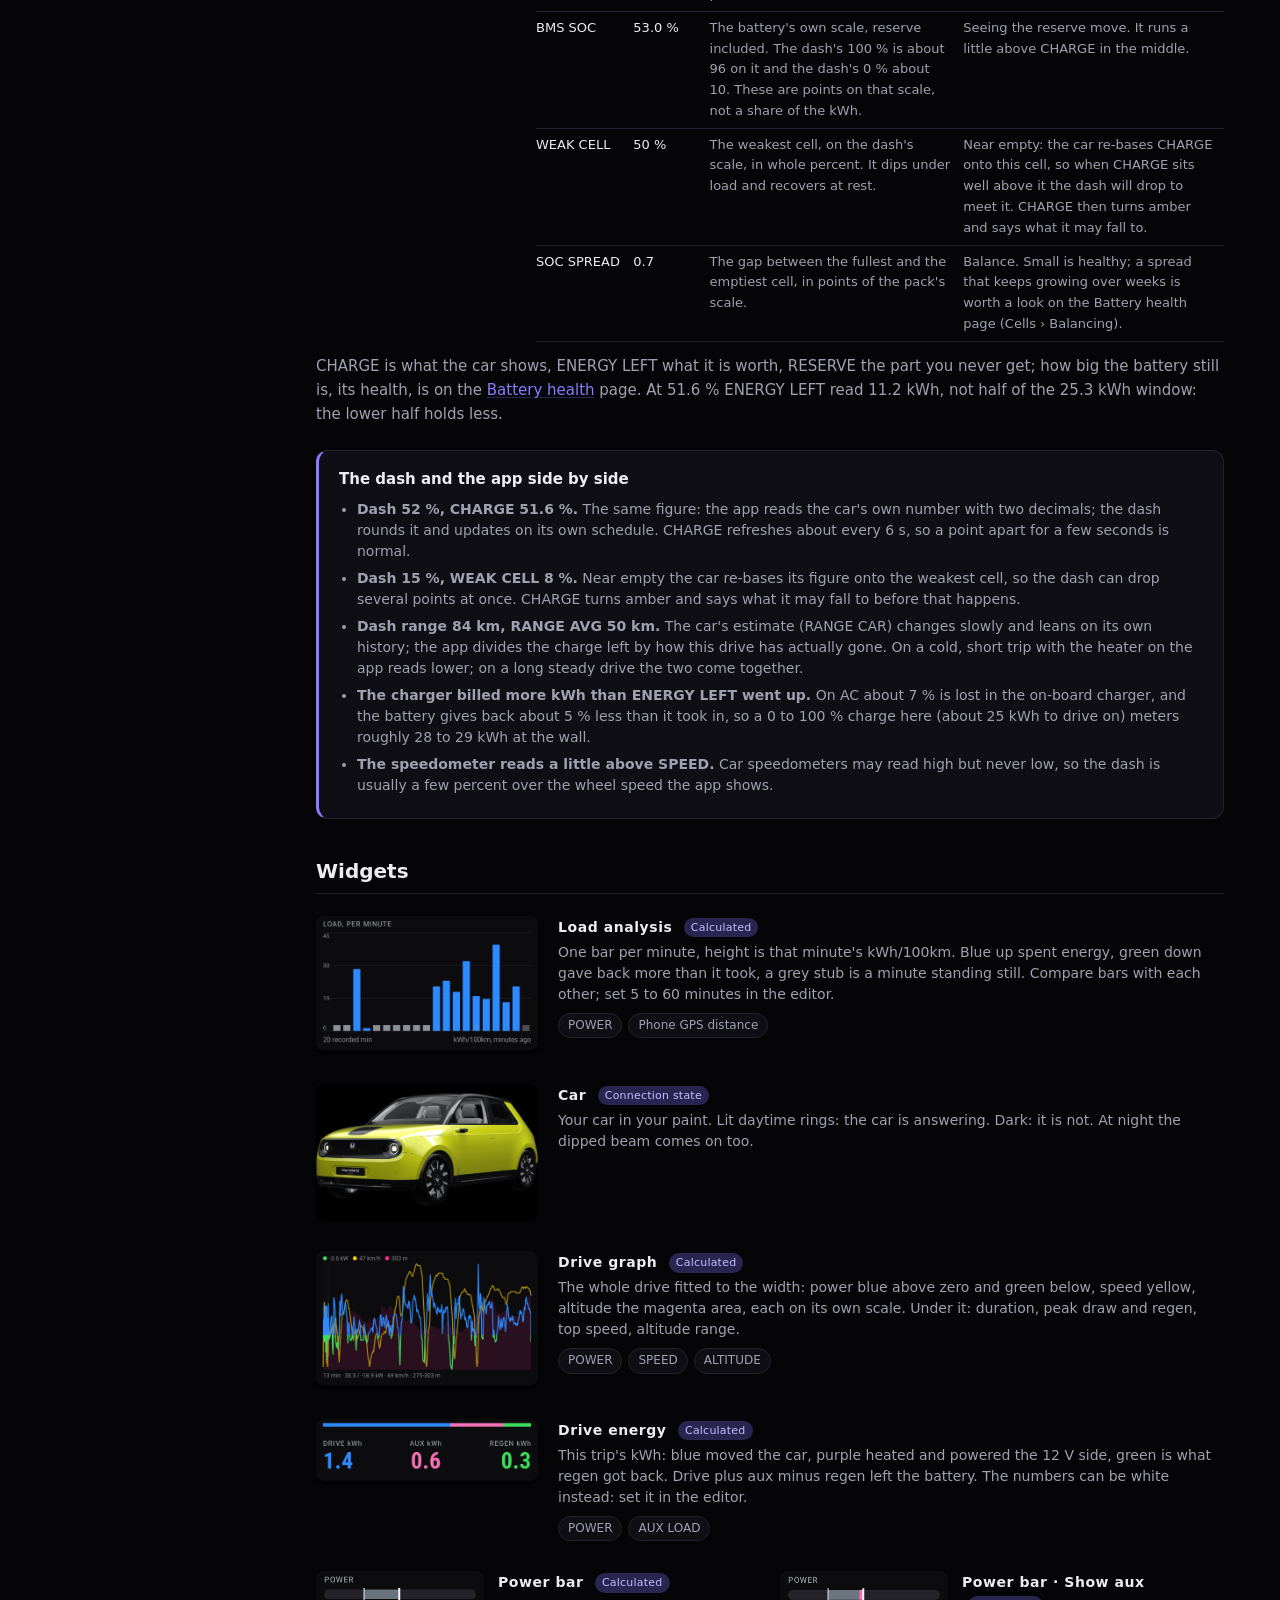
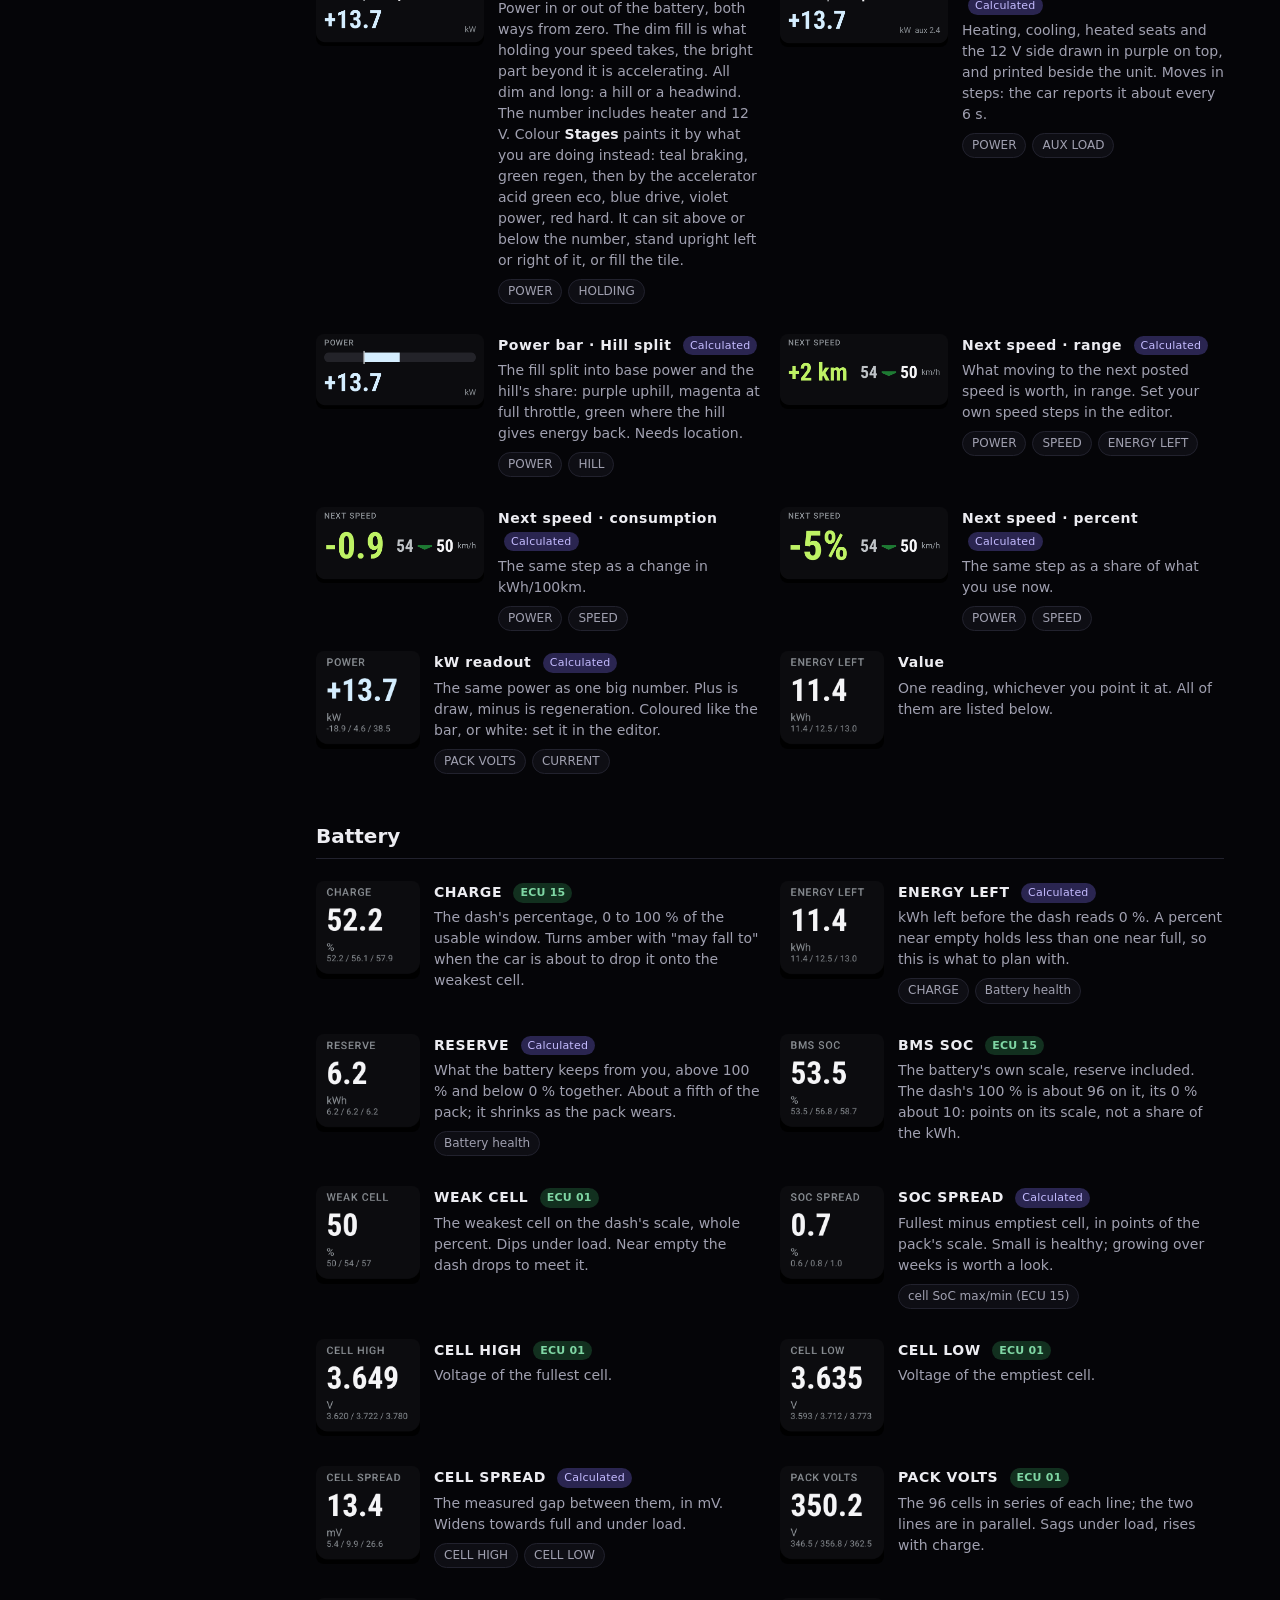
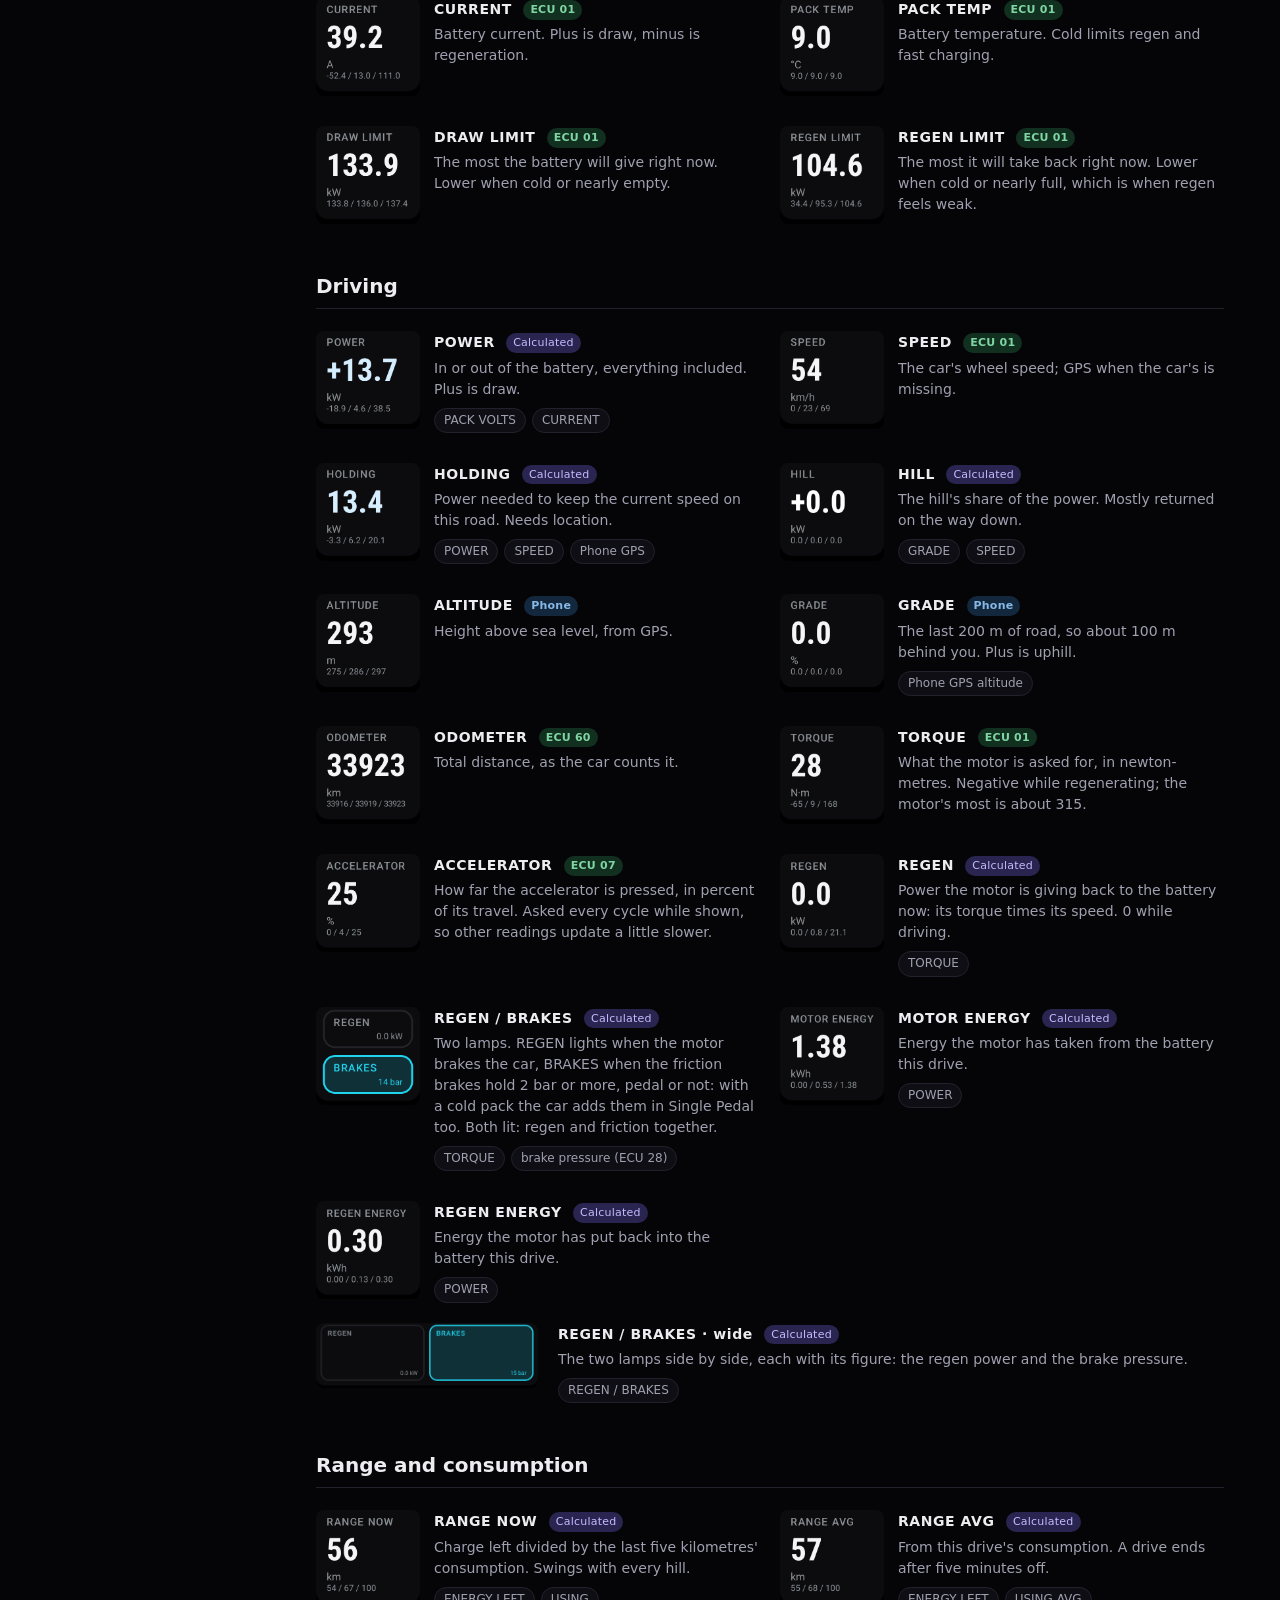
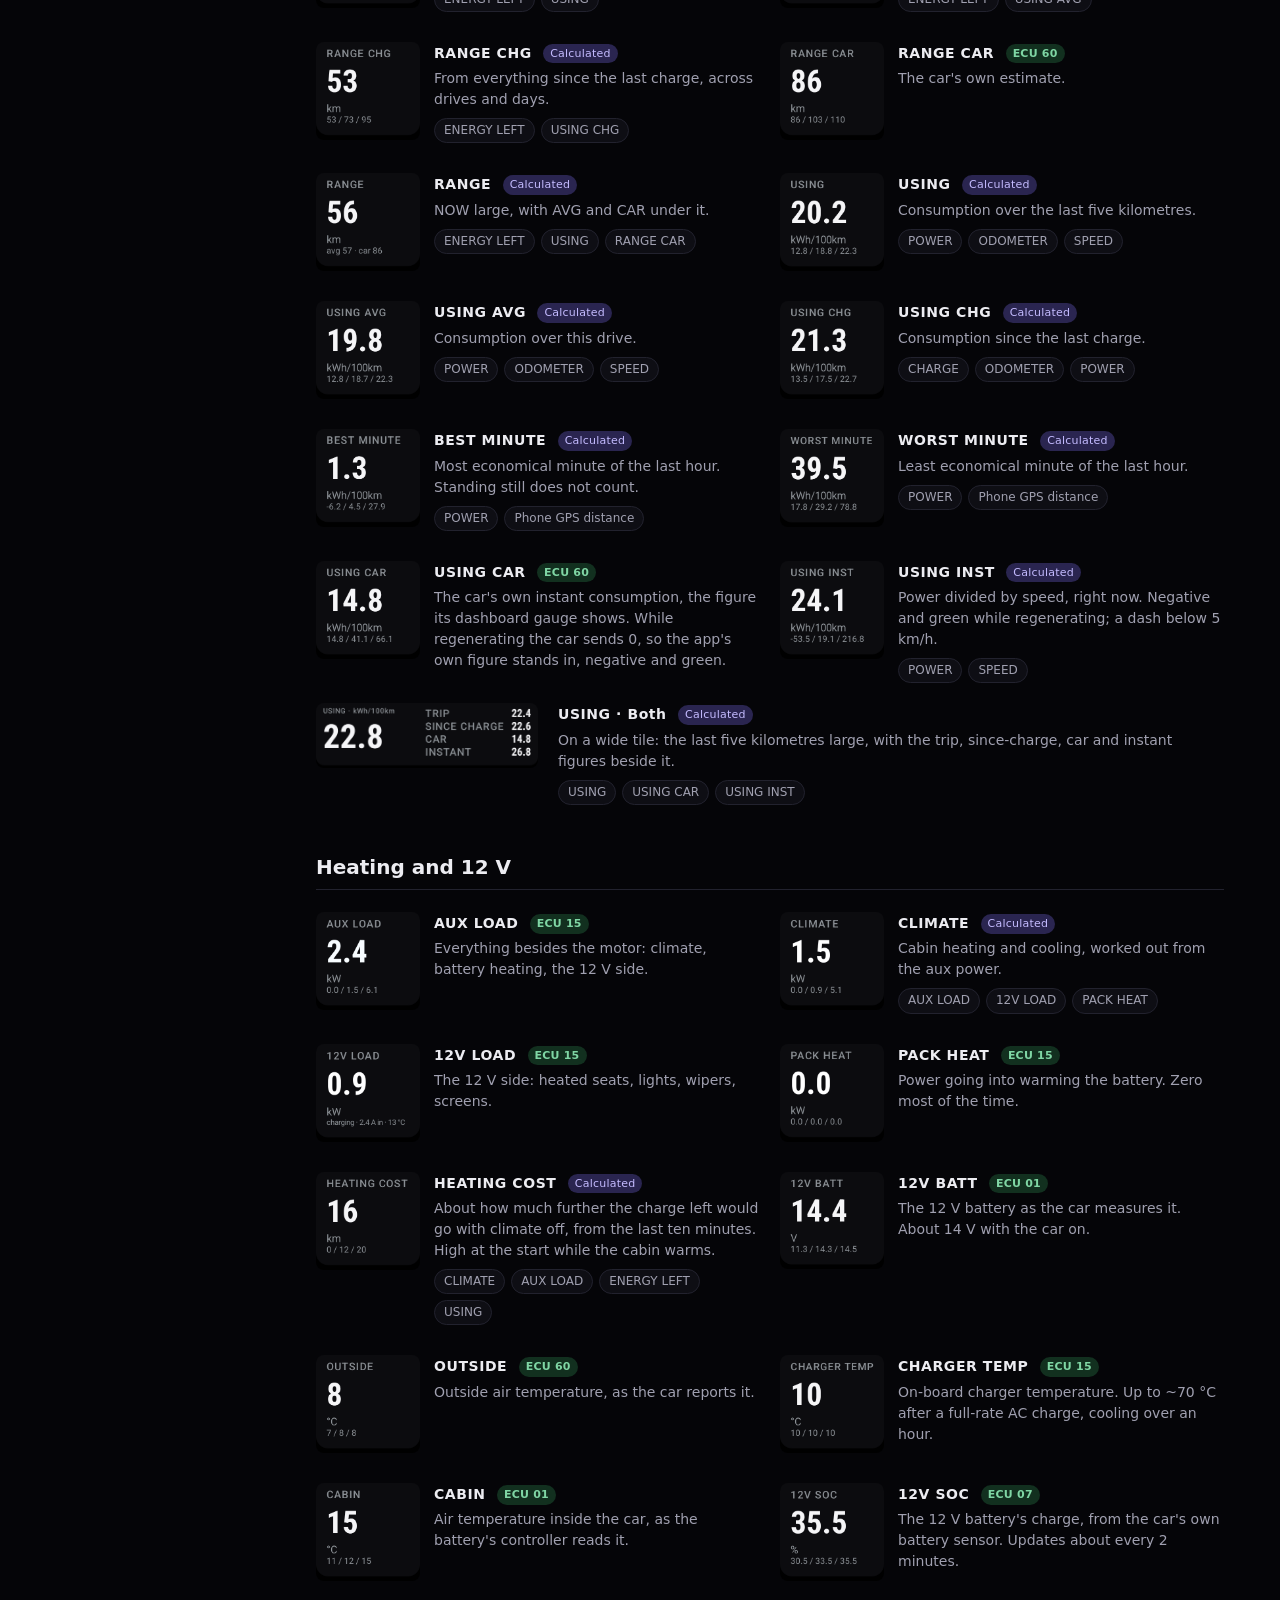
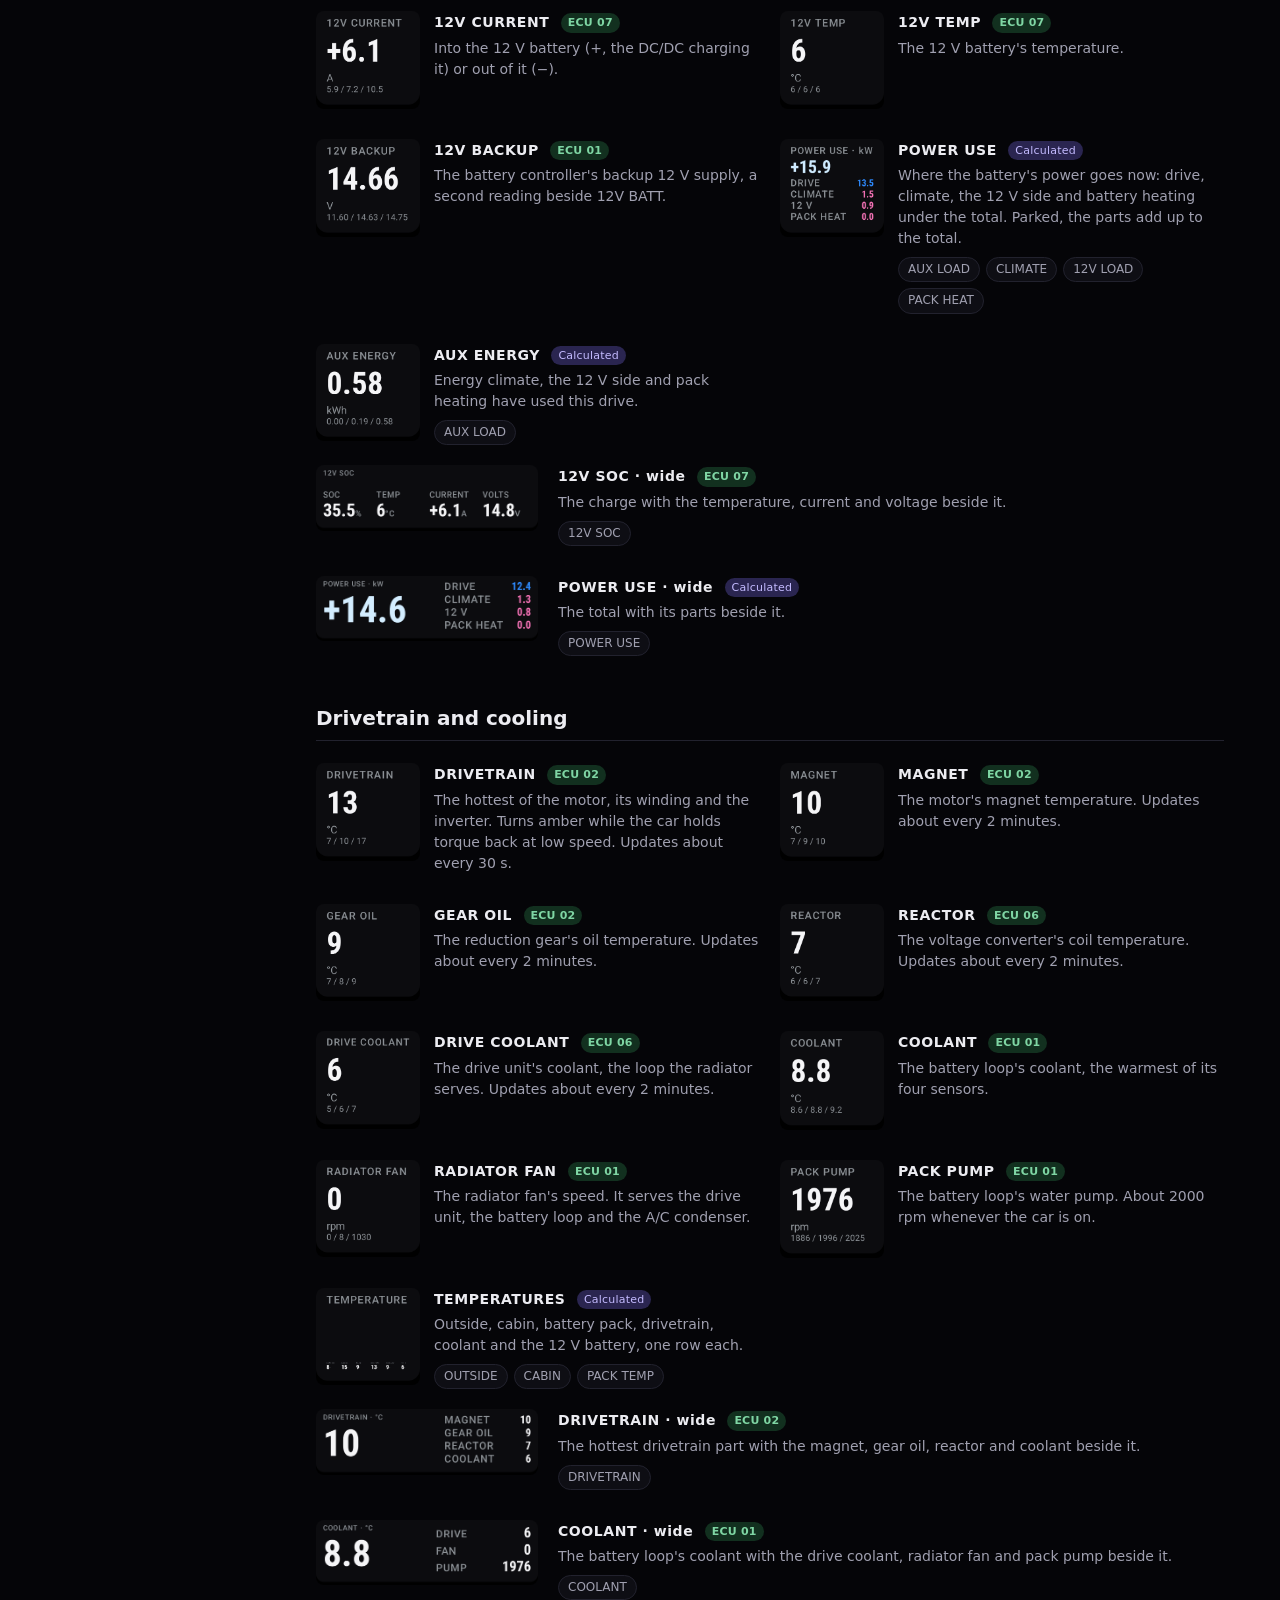
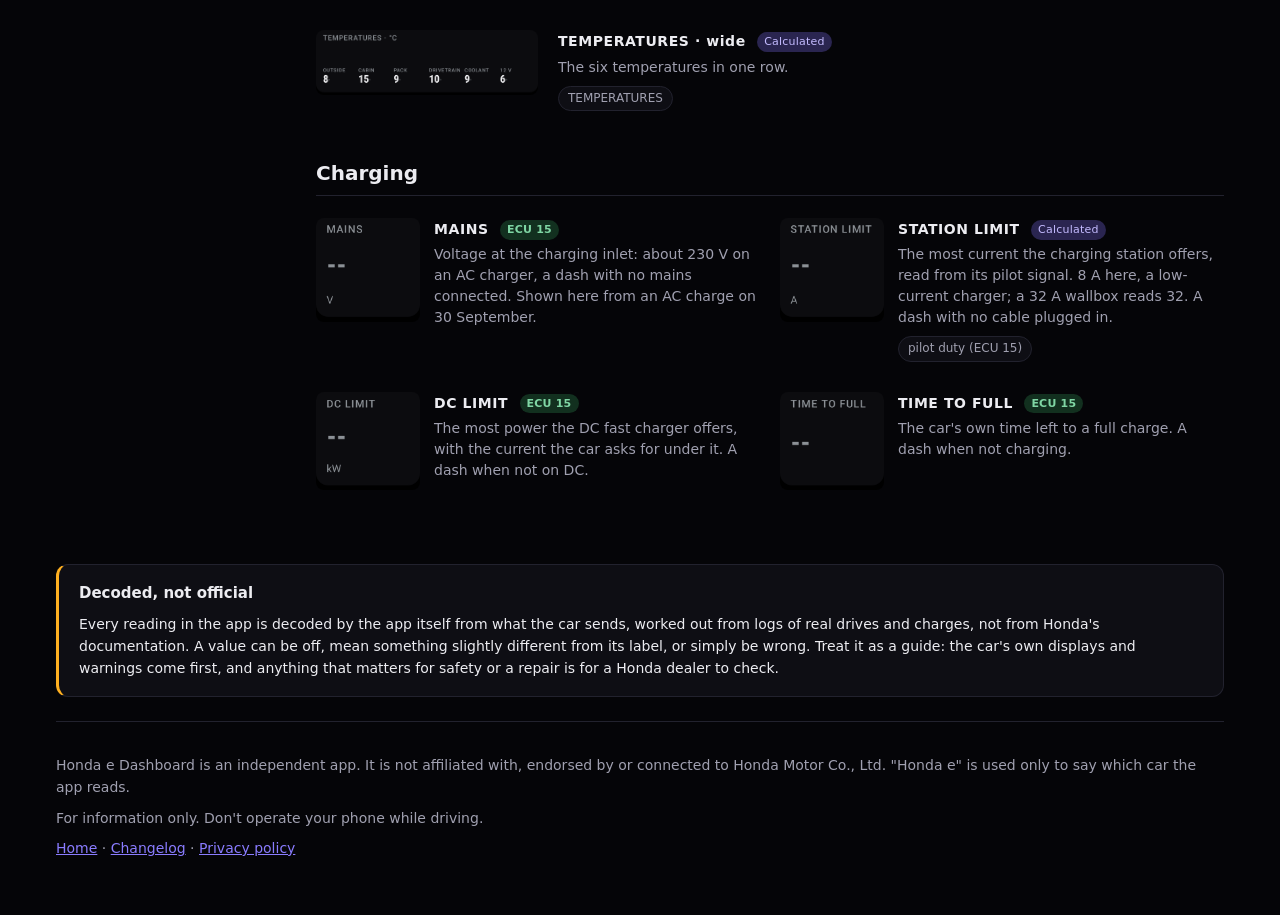
<file: guide.html>
<!doctype html>
<html lang="en">
<head>
<meta charset="utf-8">
<meta name="viewport" content="width=device-width, initial-scale=1">
<title>Guide · Honda e Dashboard</title>
<meta name="description" content="Every page of the Honda e Dashboard and how to read it: dashboard tiles and widgets, battery health, charging, TPMS, drive log and settings.">
<meta name="color-scheme" content="dark">
<link rel="icon" href="img/app-icon-512x512.png">
<link rel="stylesheet" href="style.css">
<link rel="canonical" href="https://morvy.github.io/hondae/guide.html">
<meta property="og:type" content="article">
<meta property="og:site_name" content="Honda e Dashboard">
<meta property="og:title" content="Guide · Honda e Dashboard">
<meta property="og:description" content="Every widget and reading, and how to read it.">
<meta property="og:url" content="https://morvy.github.io/hondae/guide.html">
</head>
<body>
<div class="wrap wide-wrap">
  <header class="top">
    <a class="brand" href="./"><img src="img/app-icon-512x512.png" alt="">Honda e Dashboard</a>
    <nav><a href="guide.html">Guide</a><a href="changelog.html">Changelog</a><a href="https://morvy.github.io/gpx-log-player/" rel="noopener">GPX Player</a><a href="privacy.html">Privacy</a></nav>
  </header>

  <nav class="tabs" aria-label="App pages"><a href="#page-dashboard">Dashboard</a><a href="#page-designer">Tile designer</a><a href="#page-battery">Battery health</a><a href="#page-charging">Charging</a><a href="#page-tyres">TPMS</a><a href="#page-drive-log">Drive log</a><a href="#page-settings">Settings</a></nav>


  <section class="panel" id="screen-dashboard" data-page="page-dashboard" aria-label="Dashboard">
  <div class="guide">
    <aside class="toc">
      <details open>
        <summary>Contents</summary>
        <ul>
          <li class="toc-group"><a href="#basics">Basics</a><ul><li><a href="#tiles">Reading a tile</a></li><li><a href="#refresh">How often it updates</a></li><li><a href="#battery-numbers">The battery's numbers</a></li><li><a href="#dash-vs-app">Dash and app side by side</a></li></ul></li>
          <li class="toc-group"><a href="#widgets">Widgets</a><ul><li><a href="#widgets-load-analysis">Load analysis</a></li><li><a href="#widgets-car">Car</a></li><li><a href="#widgets-drive-graph">Drive graph</a></li><li><a href="#widgets-drive-energy">Drive energy</a></li><li><a href="#widgets-power-bar">Power bar</a></li><li><a href="#widgets-power-bar-show-aux">Power bar · Show aux</a></li><li><a href="#widgets-power-bar-hill-split">Power bar · Hill split</a></li><li><a href="#widgets-next-speed-range">Next speed · range</a></li><li><a href="#widgets-next-speed-consumption">Next speed · consumption</a></li><li><a href="#widgets-next-speed-percent">Next speed · percent</a></li><li><a href="#widgets-kw-readout">kW readout</a></li><li><a href="#widgets-value">Value</a></li></ul></li><li class="toc-group"><a href="#battery">Battery</a><ul><li><a href="#battery-charge">CHARGE</a></li><li><a href="#battery-energy">ENERGY LEFT</a></li><li><a href="#battery-reserve">RESERVE</a></li><li><a href="#battery-pack-soc">BMS SOC</a></li><li><a href="#battery-cell-soc">WEAK CELL</a></li><li><a href="#battery-soc-spread">SOC SPREAD</a></li><li><a href="#battery-cell-high">CELL HIGH</a></li><li><a href="#battery-cell-low">CELL LOW</a></li><li><a href="#battery-cell-spread">CELL SPREAD</a></li><li><a href="#battery-pack-volts">PACK VOLTS</a></li><li><a href="#battery-current">CURRENT</a></li><li><a href="#battery-pack-temp">PACK TEMP</a></li><li><a href="#battery-power-avail">DRAW LIMIT</a></li><li><a href="#battery-regen-avail">REGEN LIMIT</a></li></ul></li><li class="toc-group"><a href="#driving">Driving</a><ul><li><a href="#driving-power">POWER</a></li><li><a href="#driving-speed">SPEED</a></li><li><a href="#driving-holding">HOLDING</a></li><li><a href="#driving-hill">HILL</a></li><li><a href="#driving-altitude">ALTITUDE</a></li><li><a href="#driving-grade">GRADE</a></li><li><a href="#driving-odometer">ODOMETER</a></li><li><a href="#driving-torque">TORQUE</a></li><li><a href="#driving-accelerator">ACCELERATOR</a></li><li><a href="#driving-regen">REGEN</a></li><li><a href="#driving-regen-brakes">REGEN / BRAKES</a></li><li><a href="#driving-motor-energy">MOTOR ENERGY</a></li><li><a href="#driving-regen-energy">REGEN ENERGY</a></li><li><a href="#driving-regen-brakes-wide">REGEN / BRAKES · wide</a></li></ul></li><li class="toc-group"><a href="#range-and-consumption">Range and consumption</a><ul><li><a href="#range-and-consumption-range-now">RANGE NOW</a></li><li><a href="#range-and-consumption-range-avg">RANGE AVG</a></li><li><a href="#range-and-consumption-range-chg">RANGE CHG</a></li><li><a href="#range-and-consumption-range-car">RANGE CAR</a></li><li><a href="#range-and-consumption-range">RANGE</a></li><li><a href="#range-and-consumption-using">USING</a></li><li><a href="#range-and-consumption-using-avg">USING AVG</a></li><li><a href="#range-and-consumption-using-chg">USING CHG</a></li><li><a href="#range-and-consumption-best-min">BEST MINUTE</a></li><li><a href="#range-and-consumption-worst-min">WORST MINUTE</a></li><li><a href="#range-and-consumption-using-car">USING CAR</a></li><li><a href="#range-and-consumption-using-inst">USING INST</a></li><li><a href="#range-and-consumption-using-both">USING · Both</a></li></ul></li><li class="toc-group"><a href="#heating-and-12-v">Heating and 12 V</a><ul><li><a href="#heating-and-12-v-aux-power">AUX LOAD</a></li><li><a href="#heating-and-12-v-climate">CLIMATE</a></li><li><a href="#heating-and-12-v-12v-load">12V LOAD</a></li><li><a href="#heating-and-12-v-batt-heat">PACK HEAT</a></li><li><a href="#heating-and-12-v-heating-cost">HEATING COST</a></li><li><a href="#heating-and-12-v-12v">12V BATT</a></li><li><a href="#heating-and-12-v-outside">OUTSIDE</a></li><li><a href="#heating-and-12-v-charger">CHARGER TEMP</a></li><li><a href="#heating-and-12-v-cabin">CABIN</a></li><li><a href="#heating-and-12-v-12v-soc">12V SOC</a></li><li><a href="#heating-and-12-v-12v-current">12V CURRENT</a></li><li><a href="#heating-and-12-v-12v-temp">12V TEMP</a></li><li><a href="#heating-and-12-v-12v-backup">12V BACKUP</a></li><li><a href="#heating-and-12-v-power-use">POWER USE</a></li><li><a href="#heating-and-12-v-aux-energy">AUX ENERGY</a></li><li><a href="#heating-and-12-v-12v-soc-wide">12V SOC · wide</a></li><li><a href="#heating-and-12-v-power-use-wide">POWER USE · wide</a></li></ul></li><li class="toc-group"><a href="#drivetrain-and-cooling">Drivetrain and cooling</a><ul><li><a href="#drivetrain-and-cooling-drivetrain">DRIVETRAIN</a></li><li><a href="#drivetrain-and-cooling-magnet">MAGNET</a></li><li><a href="#drivetrain-and-cooling-gear-oil">GEAR OIL</a></li><li><a href="#drivetrain-and-cooling-reactor">REACTOR</a></li><li><a href="#drivetrain-and-cooling-drive-coolant">DRIVE COOLANT</a></li><li><a href="#drivetrain-and-cooling-coolant">COOLANT</a></li><li><a href="#drivetrain-and-cooling-radiator-fan">RADIATOR FAN</a></li><li><a href="#drivetrain-and-cooling-pack-pump">PACK PUMP</a></li><li><a href="#drivetrain-and-cooling-temperatures">TEMPERATURES</a></li><li><a href="#drivetrain-and-cooling-drivetrain-wide">DRIVETRAIN · wide</a></li><li><a href="#drivetrain-and-cooling-coolant-wide">COOLANT · wide</a></li><li><a href="#drivetrain-and-cooling-temperatures-wide">TEMPERATURES · wide</a></li></ul></li><li class="toc-group"><a href="#charging">Charging</a><ul><li><a href="#charging-mains">MAINS</a></li><li><a href="#charging-evse-limit">STATION LIMIT</a></li><li><a href="#charging-dc-limit">DC LIMIT</a></li><li><a href="#charging-time-to-full">TIME TO FULL</a></li></ul></li>
        </ul>
      </details>
    </aside>
    <script>if (matchMedia('(max-width: 860px)').matches) document.querySelector('.toc details').open = false;</script>

    <main>
      <h1 id="basics">Dashboard guide</h1>
      <p class="meta">Pictures from a real drive replayed through the app: 3 November 2026, 8 °C, heater on, 30 minutes in.
      Each widget at the size it gets when added; tap one for full size.</p>

      <h2 id="tiles">Reading a tile</h2>
      <article class="item s2"><a class="shot" href="img/guide/value-charge.png"><img src="img/guide/value-charge.png" alt="CHARGE tile"></a>
        <div><p>Name, the value now, its unit, and a small line: <strong>lowest / average / highest</strong> since the app
        was opened (turn it off in <strong>Settings › Look › Theme and colours › Min / avg / max line</strong>). <strong>--</strong> is no reading yet: not answered, the trip is too short, or it needs the car to move.
        A grey tile in the editor is one your adapter cannot deliver.</p></div></article>


      <aside class="callout" id="refresh">
        <h4>How often each reading updates</h4>
        <table class="rates">
          <tr><th>About every 0.2 s</th><td>The battery's main reply (ECU 01): POWER, CURRENT, PACK VOLTS, SPEED, WEAK CELL, BMS SOC, CELL HIGH / LOW / SPREAD, PACK TEMP, 12V, POWER / REGEN LIMIT, TORQUE, CABIN.</td></tr>
          <tr><th>About every 6 s</th><td>ECU 15's state reply: CHARGE, AUX LOAD, CLIMATE, 12V LOAD, PACK HEAT, SOC SPREAD.</td></tr>
          <tr><th>About every 20 s</th><td>The slow round: CHARGER TEMP, MAINS, STATION LIMIT (ECU 15), ODOMETER, OUTSIDE, RANGE CAR (ECU 60).</td></tr>
          <tr><th>About every 1 s</th><td>The phone's GPS: ALTITUDE, GRADE, and the distance behind BEST / WORST MINUTE and Load analysis.</td></tr>
        </table>
        <p>The editor shows the same thing when you pick a reading: "every cycle" or "1 in N". Adding tiles costs almost nothing:
        the app asks the car for everything it knows how to read, except a few readings (the accelerator, the brake lamps, the
        car's own consumption, the drivetrain rows) that it asks for only while a tile or the drive log uses them. With
        <strong>Settings › Look › Prioritize screen data</strong> on, it asks only for what the open screen shows.</p>
        <h4>What that means side by side</h4>
        <ul>
          <li><strong>Calculated readings move at their slowest input.</strong> ENERGY LEFT follows CHARGE, so it steps every few
          seconds while POWER moves continuously. RANGE and USING blend fast power with distance, so they drift rather than jump.</li>
          <li><strong>Fast and slow tiles disagree for a moment.</strong> Switch the heater on and POWER rises at once, while
          CLIMATE and AUX LOAD catch up within about 6 seconds. That lag is the car's reply rate, not a fault.</li>
          <li><strong>The 20 s readings barely matter on a drive:</strong> health, the odometer and the outside temperature
          change slowly anyway.</li>
          <li><strong>The Battery health and TPMS pages take the link while they are open,</strong> to sample cells or wheels as
          fast as possible. Dashboard tiles that are not on the same reply pause until you leave the page, unless the drive log
          is on. With <strong>Prioritize screen data</strong> on, every screen reads only what it shows, and an (i) in the top bar
          says when other readings are held back.</li>
        </ul>
      </aside>
      <h2 id="battery-numbers">The battery's numbers</h2>
      <p>Six tiles sound alike and answer different questions. The bar is the whole pack, in proportion to its kWh.</p>
      <div class="battery">
        <div class="pack" role="img" aria-label="The pack: reserve at the top, the dash's 0 to 100 percent window, reserve at the bottom">
      <div class="pack-top">top reserve, about 1.3 kWh</div>
      <div class="pack-window"><span class="pack-used">used since full, 14.1 kWh</span><span class="pack-left">ENERGY LEFT: to drive on, 11.2 kWh</span></div>
      <div class="pack-bottom">bottom reserve, about 4.9 kWh</div>
    </div>
        <table class="glossary">
      <thead><tr><th>Tile</th><th>In this drive</th><th>What it is</th><th>Use it for</th></tr></thead>
      <tbody>
        <tr><td>CHARGE</td><td data-v="charge">51.6 %</td><td>The car's own percentage, the one on the dash. 0 to 100 % of the
          window, not of the pack.</td><td>Same number as the car, so plans and chargers agree.</td></tr>
        <tr><td>ENERGY LEFT</td><td data-v="energy">11.2 kWh</td><td>kWh left in the window: what you can still drive on before the dash
          reads 0 %.</td><td>Planning. A charger bills kWh and a route costs kWh. A percent near empty holds less than one
          near full, so this is better than CHARGE × something.</td></tr>
        <tr><td>RESERVE</td><td data-v="reserve">6.2 kWh</td><td>What the battery keeps back from you: what the pack holds now
          (35.5 kWh new, times its health) minus the dash's window. About a fifth of the pack.</td><td>Knowing what is under 0 %. It is not yours to drive on, and it shrinks
          as the pack wears.</td></tr>
        <tr><td>BMS SOC</td><td data-v="pack_soc">53.0 %</td><td>The battery's own scale, reserve included. The dash's 100 % is
          about 96 on it and the dash's 0 % about 10. These are points on that scale, not a share of the kWh.</td><td>Seeing the
          reserve move. It runs a little above CHARGE in the middle.</td></tr>
        <tr><td>WEAK CELL</td><td data-v="cell_soc">50 %</td><td>The weakest cell, on the dash's scale, in whole percent. It
          dips under load and recovers at rest.</td><td>Near empty: the car re-bases CHARGE onto this cell, so when CHARGE
          sits well above it the dash will drop to meet it. CHARGE then turns amber and says what it may fall to.</td></tr>
        <tr><td>SOC SPREAD</td><td data-v="cell_delta">0.7</td><td>The gap between the fullest and the emptiest cell, in
          points of the pack's scale.</td><td>Balance. Small is healthy; a spread that keeps growing over weeks is worth
          a look on the Battery health page (Cells › Balancing).</td></tr>
      </tbody>
    </table>
      </div>
      <p class="note">CHARGE is what the car shows, ENERGY LEFT what it is worth, RESERVE the part you never get; how big the
      battery still is, its health, is on the <a href="#battery-page">Battery health</a> page. At 51.6 % ENERGY LEFT read 11.2 kWh, not half of the 25.3 kWh window: the lower half
      holds less.</p>
      <aside class="callout" id="dash-vs-app">
        <h4>The dash and the app side by side</h4>
        <ul>
          <li><strong>Dash 52 %, CHARGE 51.6 %.</strong> The same figure: the app reads the car's own number with two
          decimals; the dash rounds it and updates on its own schedule. CHARGE refreshes about every 6 s, so a point apart
          for a few seconds is normal.</li>
          <li><strong>Dash 15 %, WEAK CELL 8 %.</strong> Near empty the car re-bases its figure onto the weakest cell, so
          the dash can drop several points at once. CHARGE turns amber and says what it may fall to before that happens.</li>
          <li><strong>Dash range 84 km, RANGE AVG 50 km.</strong> The car's estimate (RANGE CAR) changes slowly and leans on
          its own history; the app divides the charge left by how this drive has actually gone. On a cold, short trip with
          the heater on the app reads lower; on a long steady drive the two come together.</li>
          <li><strong>The charger billed more kWh than ENERGY LEFT went up.</strong> On AC about 7 % is lost in the on-board
          charger, and the battery gives back about 5 % less than it took in, so a 0 to 100 % charge here (about 25 kWh to
          drive on) meters roughly 28 to 29 kWh at the wall.</li>
          <li><strong>The speedometer reads a little above SPEED.</strong> Car speedometers may read high but never low, so
          the dash is usually a few percent over the wheel speed the app shows.</li>
        </ul>
      </aside>


      <h2 id="widgets">Widgets</h2>
<div class="items full"><article class="item s6" id="widgets-load-analysis"><a class="shot" href="img/guide/load.png"><img src="img/guide/load.png" alt="Load analysis" loading="lazy"></a><div><h3>Load analysis <span class="src calc">Calculated</span></h3><p>One bar per minute, height is that minute&#x27;s kWh/100km. Blue up spent energy, green down gave back more than it took, a grey stub is a minute standing still. Compare bars with each other; set 5 to 60 minutes in the editor.</p><div class="uses"><a class="chip" href="#driving-power">POWER</a><span class="chip">Phone GPS distance</span></div></div></article><article class="item s6" id="widgets-car"><a class="shot" href="img/guide/car.png"><img src="img/guide/car.png" alt="Car" loading="lazy"></a><div><h3>Car <span class="src calc">Connection state</span></h3><p>Your car in your paint. Lit daytime rings: the car is answering. Dark: it is not. At night the dipped beam comes on too.</p></div></article><article class="item s6" id="widgets-drive-graph"><a class="shot" href="img/guide/drive-graph.png"><img src="img/guide/drive-graph.png" alt="Drive graph" loading="lazy"></a><div><h3>Drive graph <span class="src calc">Calculated</span></h3><p>The whole drive fitted to the width: power blue above zero and green below, speed yellow, altitude the magenta area, each on its own scale. Under it: duration, peak draw and regen, top speed, altitude range.</p><div class="uses"><a class="chip" href="#driving-power">POWER</a><a class="chip" href="#driving-speed">SPEED</a><a class="chip" href="#driving-altitude">ALTITUDE</a></div></div></article><article class="item s6" id="widgets-drive-energy"><a class="shot" href="img/guide/drive-energy.png"><img src="img/guide/drive-energy.png" alt="Drive energy" loading="lazy"></a><div><h3>Drive energy <span class="src calc">Calculated</span></h3><p>This trip&#x27;s kWh: blue moved the car, purple heated and powered the 12 V side, green is what regen got back. Drive plus aux minus regen left the battery. The numbers can be white instead: set it in the editor.</p><div class="uses"><a class="chip" href="#driving-power">POWER</a><a class="chip" href="#heating-and-12-v-aux-power">AUX LOAD</a></div></div></article></div>
<div class="items"><article class="item s4" id="widgets-power-bar"><a class="shot" href="img/guide/power-bar.png"><img src="img/guide/power-bar.png" alt="Power bar" loading="lazy"></a><div><h3>Power bar <span class="src calc">Calculated</span></h3><p>Power in or out of the battery, both ways from zero. The dim fill is what holding your speed takes, the bright part beyond it is accelerating. All dim and long: a hill or a headwind. The number includes heater and 12 V. Colour <strong>Stages</strong> paints it by what you are doing instead: teal braking, green regen, then by the accelerator acid green eco, blue drive, violet power, red hard. It can sit above or below the number, stand upright left or right of it, or fill the tile.</p><div class="uses"><a class="chip" href="#driving-power">POWER</a><a class="chip" href="#driving-holding">HOLDING</a></div></div></article><article class="item s4" id="widgets-power-bar-show-aux"><a class="shot" href="img/guide/power-bar-aux.png"><img src="img/guide/power-bar-aux.png" alt="Power bar · Show aux" loading="lazy"></a><div><h3>Power bar · Show aux <span class="src calc">Calculated</span></h3><p>Heating, cooling, heated seats and the 12 V side drawn in purple on top, and printed beside the unit. Moves in steps: the car reports it about every 6 s.</p><div class="uses"><a class="chip" href="#driving-power">POWER</a><a class="chip" href="#heating-and-12-v-aux-power">AUX LOAD</a></div></div></article><article class="item s4" id="widgets-power-bar-hill-split"><a class="shot" href="img/guide/power-bar-hill.png"><img src="img/guide/power-bar-hill.png" alt="Power bar · Hill split" loading="lazy"></a><div><h3>Power bar · Hill split <span class="src calc">Calculated</span></h3><p>The fill split into base power and the hill&#x27;s share: purple uphill, magenta at full throttle, green where the hill gives energy back. Needs location.</p><div class="uses"><a class="chip" href="#driving-power">POWER</a><a class="chip" href="#driving-hill">HILL</a></div></div></article><article class="item s4" id="widgets-next-speed-range"><a class="shot" href="img/guide/speed-step-range.png"><img src="img/guide/speed-step-range.png" alt="Next speed · range" loading="lazy"></a><div><h3>Next speed · range <span class="src calc">Calculated</span></h3><p>What moving to the next posted speed is worth, in range. Set your own speed steps in the editor.</p><div class="uses"><a class="chip" href="#driving-power">POWER</a><a class="chip" href="#driving-speed">SPEED</a><a class="chip" href="#battery-energy">ENERGY LEFT</a></div></div></article><article class="item s4" id="widgets-next-speed-consumption"><a class="shot" href="img/guide/speed-step-consumption.png"><img src="img/guide/speed-step-consumption.png" alt="Next speed · consumption" loading="lazy"></a><div><h3>Next speed · consumption <span class="src calc">Calculated</span></h3><p>The same step as a change in kWh/100km.</p><div class="uses"><a class="chip" href="#driving-power">POWER</a><a class="chip" href="#driving-speed">SPEED</a></div></div></article><article class="item s4" id="widgets-next-speed-percent"><a class="shot" href="img/guide/speed-step-percent.png"><img src="img/guide/speed-step-percent.png" alt="Next speed · percent" loading="lazy"></a><div><h3>Next speed · percent <span class="src calc">Calculated</span></h3><p>The same step as a share of what you use now.</p><div class="uses"><a class="chip" href="#driving-power">POWER</a><a class="chip" href="#driving-speed">SPEED</a></div></div></article></div>
<div class="items"><article class="item s2" id="widgets-kw-readout"><a class="shot" href="img/guide/kw.png"><img src="img/guide/kw.png" alt="kW readout" loading="lazy"></a><div><h3>kW readout <span class="src calc">Calculated</span></h3><p>The same power as one big number. Plus is draw, minus is regeneration. Coloured like the bar, or white: set it in the editor.</p><div class="uses"><a class="chip" href="#battery-pack-volts">PACK VOLTS</a><a class="chip" href="#battery-current">CURRENT</a></div></div></article><article class="item s2" id="widgets-value"><a class="shot" href="img/guide/value-energy.png"><img src="img/guide/value-energy.png" alt="Value" loading="lazy"></a><div><h3>Value</h3><p>One reading, whichever you point it at. All of them are listed below.</p></div></article></div>
<h2 id="battery">Battery</h2>
<div class="items">
<article class="item s2" id="battery-charge"><a class="shot" href="img/guide/value-charge.png"><img src="img/guide/value-charge.png" alt="CHARGE" loading="lazy"></a><div><h3>CHARGE <span class="src ecu">ECU 15</span></h3><p>The dash&#x27;s percentage, 0 to 100 % of the usable window. Turns amber with &quot;may fall to&quot; when the car is about to drop it onto the weakest cell.</p></div></article>
<article class="item s2" id="battery-energy"><a class="shot" href="img/guide/value-energy.png"><img src="img/guide/value-energy.png" alt="ENERGY LEFT" loading="lazy"></a><div><h3>ENERGY LEFT <span class="src calc">Calculated</span></h3><p>kWh left before the dash reads 0 %. A percent near empty holds less than one near full, so this is what to plan with.</p><div class="uses"><a class="chip" href="#battery-charge">CHARGE</a><a class="chip" href="#battery-page">Battery health</a></div></div></article>
<article class="item s2" id="battery-reserve"><a class="shot" href="img/guide/value-reserve.png"><img src="img/guide/value-reserve.png" alt="RESERVE" loading="lazy"></a><div><h3>RESERVE <span class="src calc">Calculated</span></h3><p>What the battery keeps from you, above 100 % and below 0 % together. About a fifth of the pack; it shrinks as the pack wears.</p><div class="uses"><a class="chip" href="#battery-page">Battery health</a></div></div></article>
<article class="item s2" id="battery-pack-soc"><a class="shot" href="img/guide/value-pack_soc.png"><img src="img/guide/value-pack_soc.png" alt="BMS SOC" loading="lazy"></a><div><h3>BMS SOC <span class="src ecu">ECU 15</span></h3><p>The battery&#x27;s own scale, reserve included. The dash&#x27;s 100 % is about 96 on it, its 0 % about 10: points on its scale, not a share of the kWh.</p></div></article>
<article class="item s2" id="battery-cell-soc"><a class="shot" href="img/guide/value-cell_soc.png"><img src="img/guide/value-cell_soc.png" alt="WEAK CELL" loading="lazy"></a><div><h3>WEAK CELL <span class="src ecu">ECU 01</span></h3><p>The weakest cell on the dash&#x27;s scale, whole percent. Dips under load. Near empty the dash drops to meet it.</p></div></article>
<article class="item s2" id="battery-soc-spread"><a class="shot" href="img/guide/value-cell_delta.png"><img src="img/guide/value-cell_delta.png" alt="SOC SPREAD" loading="lazy"></a><div><h3>SOC SPREAD <span class="src calc">Calculated</span></h3><p>Fullest minus emptiest cell, in points of the pack&#x27;s scale. Small is healthy; growing over weeks is worth a look.</p><div class="uses"><span class="chip">cell SoC max/min (ECU 15)</span></div></div></article>
<article class="item s2" id="battery-cell-high"><a class="shot" href="img/guide/value-cell_high.png"><img src="img/guide/value-cell_high.png" alt="CELL HIGH" loading="lazy"></a><div><h3>CELL HIGH <span class="src ecu">ECU 01</span></h3><p>Voltage of the fullest cell.</p></div></article>
<article class="item s2" id="battery-cell-low"><a class="shot" href="img/guide/value-cell_low.png"><img src="img/guide/value-cell_low.png" alt="CELL LOW" loading="lazy"></a><div><h3>CELL LOW <span class="src ecu">ECU 01</span></h3><p>Voltage of the emptiest cell.</p></div></article>
<article class="item s2" id="battery-cell-spread"><a class="shot" href="img/guide/value-cell_spread.png"><img src="img/guide/value-cell_spread.png" alt="CELL SPREAD" loading="lazy"></a><div><h3>CELL SPREAD <span class="src calc">Calculated</span></h3><p>The measured gap between them, in mV. Widens towards full and under load.</p><div class="uses"><a class="chip" href="#battery-cell-high">CELL HIGH</a><a class="chip" href="#battery-cell-low">CELL LOW</a></div></div></article>
<article class="item s2" id="battery-pack-volts"><a class="shot" href="img/guide/value-pack_voltage.png"><img src="img/guide/value-pack_voltage.png" alt="PACK VOLTS" loading="lazy"></a><div><h3>PACK VOLTS <span class="src ecu">ECU 01</span></h3><p>The 96 cells in series of each line; the two lines are in parallel. Sags under load, rises with charge.</p></div></article>
<article class="item s2" id="battery-current"><a class="shot" href="img/guide/value-current.png"><img src="img/guide/value-current.png" alt="CURRENT" loading="lazy"></a><div><h3>CURRENT <span class="src ecu">ECU 01</span></h3><p>Battery current. Plus is draw, minus is regeneration.</p></div></article>
<article class="item s2" id="battery-pack-temp"><a class="shot" href="img/guide/value-pack_temp.png"><img src="img/guide/value-pack_temp.png" alt="PACK TEMP" loading="lazy"></a><div><h3>PACK TEMP <span class="src ecu">ECU 01</span></h3><p>Battery temperature. Cold limits regen and fast charging.</p></div></article>
<article class="item s2" id="battery-power-avail"><a class="shot" href="img/guide/value-power_available.png"><img src="img/guide/value-power_available.png" alt="DRAW LIMIT" loading="lazy"></a><div><h3>DRAW LIMIT <span class="src ecu">ECU 01</span></h3><p>The most the battery will give right now. Lower when cold or nearly empty.</p></div></article>
<article class="item s2" id="battery-regen-avail"><a class="shot" href="img/guide/value-regen_available.png"><img src="img/guide/value-regen_available.png" alt="REGEN LIMIT" loading="lazy"></a><div><h3>REGEN LIMIT <span class="src ecu">ECU 01</span></h3><p>The most it will take back right now. Lower when cold or nearly full, which is when regen feels weak.</p></div></article>
</div>
<h2 id="driving">Driving</h2>
<div class="items">
<article class="item s2" id="driving-power"><a class="shot" href="img/guide/value-power.png"><img src="img/guide/value-power.png" alt="POWER" loading="lazy"></a><div><h3>POWER <span class="src calc">Calculated</span></h3><p>In or out of the battery, everything included. Plus is draw.</p><div class="uses"><a class="chip" href="#battery-pack-volts">PACK VOLTS</a><a class="chip" href="#battery-current">CURRENT</a></div></div></article>
<article class="item s2" id="driving-speed"><a class="shot" href="img/guide/value-speed.png"><img src="img/guide/value-speed.png" alt="SPEED" loading="lazy"></a><div><h3>SPEED <span class="src ecu">ECU 01</span></h3><p>The car&#x27;s wheel speed; GPS when the car&#x27;s is missing.</p></div></article>
<article class="item s2" id="driving-holding"><a class="shot" href="img/guide/value-hold.png"><img src="img/guide/value-hold.png" alt="HOLDING" loading="lazy"></a><div><h3>HOLDING <span class="src calc">Calculated</span></h3><p>Power needed to keep the current speed on this road. Needs location.</p><div class="uses"><a class="chip" href="#driving-power">POWER</a><a class="chip" href="#driving-speed">SPEED</a><span class="chip">Phone GPS</span></div></div></article>
<article class="item s2" id="driving-hill"><a class="shot" href="img/guide/value-hill.png"><img src="img/guide/value-hill.png" alt="HILL" loading="lazy"></a><div><h3>HILL <span class="src calc">Calculated</span></h3><p>The hill&#x27;s share of the power. Mostly returned on the way down.</p><div class="uses"><a class="chip" href="#driving-grade">GRADE</a><a class="chip" href="#driving-speed">SPEED</a></div></div></article>
<article class="item s2" id="driving-altitude"><a class="shot" href="img/guide/value-altitude.png"><img src="img/guide/value-altitude.png" alt="ALTITUDE" loading="lazy"></a><div><h3>ALTITUDE <span class="src gps">Phone</span></h3><p>Height above sea level, from GPS.</p></div></article>
<article class="item s2" id="driving-grade"><a class="shot" href="img/guide/value-grade.png"><img src="img/guide/value-grade.png" alt="GRADE" loading="lazy"></a><div><h3>GRADE <span class="src gps">Phone</span></h3><p>The last 200 m of road, so about 100 m behind you. Plus is uphill.</p><div class="uses"><span class="chip">Phone GPS altitude</span></div></div></article>
<article class="item s2" id="driving-odometer"><a class="shot" href="img/guide/value-odometer.png"><img src="img/guide/value-odometer.png" alt="ODOMETER" loading="lazy"></a><div><h3>ODOMETER <span class="src ecu">ECU 60</span></h3><p>Total distance, as the car counts it.</p></div></article>
<article class="item s2" id="driving-torque"><a class="shot" href="img/guide/value-torque.png"><img src="img/guide/value-torque.png" alt="TORQUE" loading="lazy"></a><div><h3>TORQUE <span class="src ecu">ECU 01</span></h3><p>What the motor is asked for, in newton-metres. Negative while regenerating; the motor&#x27;s most is about 315.</p></div></article>
<article class="item s2" id="driving-accelerator"><a class="shot" href="img/guide/value-accelerator.png"><img src="img/guide/value-accelerator.png" alt="ACCELERATOR" loading="lazy"></a><div><h3>ACCELERATOR <span class="src ecu">ECU 07</span></h3><p>How far the accelerator is pressed, in percent of its travel. Asked every cycle while shown, so other readings update a little slower.</p></div></article>
<article class="item s2" id="driving-regen"><a class="shot" href="img/guide/value-regen_power.png"><img src="img/guide/value-regen_power.png" alt="REGEN" loading="lazy"></a><div><h3>REGEN <span class="src calc">Calculated</span></h3><p>Power the motor is giving back to the battery now: its torque times its speed. 0 while driving.</p><div class="uses"><a class="chip" href="#driving-torque">TORQUE</a></div></div></article>
<article class="item s2" id="driving-regen-brakes"><a class="shot" href="img/guide/value-regen_brakes.png"><img src="img/guide/value-regen_brakes.png" alt="REGEN / BRAKES" loading="lazy"></a><div><h3>REGEN / BRAKES <span class="src calc">Calculated</span></h3><p>Two lamps. REGEN lights when the motor brakes the car, BRAKES when the friction brakes hold 2 bar or more, pedal or not: with a cold pack the car adds them in Single Pedal too. Both lit: regen and friction together.</p><div class="uses"><a class="chip" href="#driving-torque">TORQUE</a><span class="chip">brake pressure (ECU 28)</span></div></div></article>
<article class="item s2" id="driving-motor-energy"><a class="shot" href="img/guide/value-motor_energy.png"><img src="img/guide/value-motor_energy.png" alt="MOTOR ENERGY" loading="lazy"></a><div><h3>MOTOR ENERGY <span class="src calc">Calculated</span></h3><p>Energy the motor has taken from the battery this drive.</p><div class="uses"><a class="chip" href="#driving-power">POWER</a></div></div></article>
<article class="item s2" id="driving-regen-energy"><a class="shot" href="img/guide/value-regen_energy.png"><img src="img/guide/value-regen_energy.png" alt="REGEN ENERGY" loading="lazy"></a><div><h3>REGEN ENERGY <span class="src calc">Calculated</span></h3><p>Energy the motor has put back into the battery this drive.</p><div class="uses"><a class="chip" href="#driving-power">POWER</a></div></div></article></div>
<div class="items full"><article class="item s6" id="driving-regen-brakes-wide"><a class="shot" href="img/guide/value-regen_brakes-wide.png"><img src="img/guide/value-regen_brakes-wide.png" alt="REGEN / BRAKES · wide" loading="lazy"></a><div><h3>REGEN / BRAKES · wide <span class="src calc">Calculated</span></h3><p>The two lamps side by side, each with its figure: the regen power and the brake pressure.</p><div class="uses"><a class="chip" href="#driving-regen-brakes">REGEN / BRAKES</a></div></div></article></div>
<h2 id="range-and-consumption">Range and consumption</h2>
<div class="items">
<article class="item s2" id="range-and-consumption-range-now"><a class="shot" href="img/guide/value-range-current.png"><img src="img/guide/value-range-current.png" alt="RANGE NOW" loading="lazy"></a><div><h3>RANGE NOW <span class="src calc">Calculated</span></h3><p>Charge left divided by the last five kilometres&#x27; consumption. Swings with every hill.</p><div class="uses"><a class="chip" href="#battery-energy">ENERGY LEFT</a><a class="chip" href="#range-and-consumption-using">USING</a></div></div></article>
<article class="item s2" id="range-and-consumption-range-avg"><a class="shot" href="img/guide/value-range-average.png"><img src="img/guide/value-range-average.png" alt="RANGE AVG" loading="lazy"></a><div><h3>RANGE AVG <span class="src calc">Calculated</span></h3><p>From this drive&#x27;s consumption. A drive ends after five minutes off.</p><div class="uses"><a class="chip" href="#battery-energy">ENERGY LEFT</a><a class="chip" href="#range-and-consumption-using-avg">USING AVG</a></div></div></article>
<article class="item s2" id="range-and-consumption-range-chg"><a class="shot" href="img/guide/value-range-since_charge.png"><img src="img/guide/value-range-since_charge.png" alt="RANGE CHG" loading="lazy"></a><div><h3>RANGE CHG <span class="src calc">Calculated</span></h3><p>From everything since the last charge, across drives and days.</p><div class="uses"><a class="chip" href="#battery-energy">ENERGY LEFT</a><a class="chip" href="#range-and-consumption-using-chg">USING CHG</a></div></div></article>
<article class="item s2" id="range-and-consumption-range-car"><a class="shot" href="img/guide/value-range-vehicle.png"><img src="img/guide/value-range-vehicle.png" alt="RANGE CAR" loading="lazy"></a><div><h3>RANGE CAR <span class="src ecu">ECU 60</span></h3><p>The car&#x27;s own estimate.</p></div></article>
<article class="item s2" id="range-and-consumption-range"><a class="shot" href="img/guide/value-range-both.png"><img src="img/guide/value-range-both.png" alt="RANGE" loading="lazy"></a><div><h3>RANGE <span class="src calc">Calculated</span></h3><p>NOW large, with AVG and CAR under it.</p><div class="uses"><a class="chip" href="#battery-energy">ENERGY LEFT</a><a class="chip" href="#range-and-consumption-using">USING</a><a class="chip" href="#range-and-consumption-range-car">RANGE CAR</a></div></div></article>
<article class="item s2" id="range-and-consumption-using"><a class="shot" href="img/guide/value-using-now.png"><img src="img/guide/value-using-now.png" alt="USING" loading="lazy"></a><div><h3>USING <span class="src calc">Calculated</span></h3><p>Consumption over the last five kilometres.</p><div class="uses"><a class="chip" href="#driving-power">POWER</a><a class="chip" href="#driving-odometer">ODOMETER</a><a class="chip" href="#driving-speed">SPEED</a></div></div></article>
<article class="item s2" id="range-and-consumption-using-avg"><a class="shot" href="img/guide/value-using-trip.png"><img src="img/guide/value-using-trip.png" alt="USING AVG" loading="lazy"></a><div><h3>USING AVG <span class="src calc">Calculated</span></h3><p>Consumption over this drive.</p><div class="uses"><a class="chip" href="#driving-power">POWER</a><a class="chip" href="#driving-odometer">ODOMETER</a><a class="chip" href="#driving-speed">SPEED</a></div></div></article>
<article class="item s2" id="range-and-consumption-using-chg"><a class="shot" href="img/guide/value-using-since-charge.png"><img src="img/guide/value-using-since-charge.png" alt="USING CHG" loading="lazy"></a><div><h3>USING CHG <span class="src calc">Calculated</span></h3><p>Consumption since the last charge.</p><div class="uses"><a class="chip" href="#battery-charge">CHARGE</a><a class="chip" href="#driving-odometer">ODOMETER</a><a class="chip" href="#driving-power">POWER</a></div></div></article>
<article class="item s2" id="range-and-consumption-best-min"><a class="shot" href="img/guide/value-best_minute.png"><img src="img/guide/value-best_minute.png" alt="BEST MINUTE" loading="lazy"></a><div><h3>BEST MINUTE <span class="src calc">Calculated</span></h3><p>Most economical minute of the last hour. Standing still does not count.</p><div class="uses"><a class="chip" href="#driving-power">POWER</a><span class="chip">Phone GPS distance</span></div></div></article>
<article class="item s2" id="range-and-consumption-worst-min"><a class="shot" href="img/guide/value-worst_minute.png"><img src="img/guide/value-worst_minute.png" alt="WORST MINUTE" loading="lazy"></a><div><h3>WORST MINUTE <span class="src calc">Calculated</span></h3><p>Least economical minute of the last hour.</p><div class="uses"><a class="chip" href="#driving-power">POWER</a><span class="chip">Phone GPS distance</span></div></div></article>

<article class="item s2" id="range-and-consumption-using-car"><a class="shot" href="img/guide/value-using-car.png"><img src="img/guide/value-using-car.png" alt="USING CAR" loading="lazy"></a><div><h3>USING CAR <span class="src ecu">ECU 60</span></h3><p>The car&#x27;s own instant consumption, the figure its dashboard gauge shows. While regenerating the car sends 0, so the app&#x27;s own figure stands in, negative and green.</p></div></article>
<article class="item s2" id="range-and-consumption-using-inst"><a class="shot" href="img/guide/value-using-instant.png"><img src="img/guide/value-using-instant.png" alt="USING INST" loading="lazy"></a><div><h3>USING INST <span class="src calc">Calculated</span></h3><p>Power divided by speed, right now. Negative and green while regenerating; a dash below 5 km/h.</p><div class="uses"><a class="chip" href="#driving-power">POWER</a><a class="chip" href="#driving-speed">SPEED</a></div></div></article></div>
<div class="items full"><article class="item s6" id="range-and-consumption-using-both"><a class="shot" href="img/guide/value-using-both.png"><img src="img/guide/value-using-both.png" alt="USING · Both" loading="lazy"></a><div><h3>USING · Both <span class="src calc">Calculated</span></h3><p>On a wide tile: the last five kilometres large, with the trip, since-charge, car and instant figures beside it.</p><div class="uses"><a class="chip" href="#range-and-consumption-using">USING</a><a class="chip" href="#range-and-consumption-using-car">USING CAR</a><a class="chip" href="#range-and-consumption-using-inst">USING INST</a></div></div></article></div>
<h2 id="heating-and-12-v">Heating and 12 V</h2>
<div class="items">
<article class="item s2" id="heating-and-12-v-aux-power"><a class="shot" href="img/guide/value-aux_power.png"><img src="img/guide/value-aux_power.png" alt="AUX LOAD" loading="lazy"></a><div><h3>AUX LOAD <span class="src ecu">ECU 15</span></h3><p>Everything besides the motor: climate, battery heating, the 12 V side.</p></div></article>
<article class="item s2" id="heating-and-12-v-climate"><a class="shot" href="img/guide/value-climate.png"><img src="img/guide/value-climate.png" alt="CLIMATE" loading="lazy"></a><div><h3>CLIMATE <span class="src calc">Calculated</span></h3><p>Cabin heating and cooling, worked out from the aux power.</p><div class="uses"><a class="chip" href="#heating-and-12-v-aux-power">AUX LOAD</a><a class="chip" href="#heating-and-12-v-12v-load">12V LOAD</a><a class="chip" href="#heating-and-12-v-batt-heat">PACK HEAT</a></div></div></article>
<article class="item s2" id="heating-and-12-v-12v-load"><a class="shot" href="img/guide/value-dcdc.png"><img src="img/guide/value-dcdc.png" alt="12V LOAD" loading="lazy"></a><div><h3>12V LOAD <span class="src ecu">ECU 15</span></h3><p>The 12 V side: heated seats, lights, wipers, screens.</p></div></article>
<article class="item s2" id="heating-and-12-v-batt-heat"><a class="shot" href="img/guide/value-battery_heat.png"><img src="img/guide/value-battery_heat.png" alt="PACK HEAT" loading="lazy"></a><div><h3>PACK HEAT <span class="src ecu">ECU 15</span></h3><p>Power going into warming the battery. Zero most of the time.</p></div></article>
<article class="item s2" id="heating-and-12-v-heating-cost"><a class="shot" href="img/guide/value-heating_cost.png"><img src="img/guide/value-heating_cost.png" alt="HEATING COST" loading="lazy"></a><div><h3>HEATING COST <span class="src calc">Calculated</span></h3><p>About how much further the charge left would go with climate off, from the last ten minutes. High at the start while the cabin warms.</p><div class="uses"><a class="chip" href="#heating-and-12-v-climate">CLIMATE</a><a class="chip" href="#heating-and-12-v-aux-power">AUX LOAD</a><a class="chip" href="#battery-energy">ENERGY LEFT</a><a class="chip" href="#range-and-consumption-using">USING</a></div></div></article>
<article class="item s2" id="heating-and-12-v-12v"><a class="shot" href="img/guide/value-aux.png"><img src="img/guide/value-aux.png" alt="12V BATT" loading="lazy"></a><div><h3>12V BATT <span class="src ecu">ECU 01</span></h3><p>The 12 V battery as the car measures it. About 14 V with the car on.</p></div></article>
<article class="item s2" id="heating-and-12-v-outside"><a class="shot" href="img/guide/value-outside.png"><img src="img/guide/value-outside.png" alt="OUTSIDE" loading="lazy"></a><div><h3>OUTSIDE <span class="src ecu">ECU 60</span></h3><p>Outside air temperature, as the car reports it.</p></div></article>
<article class="item s2" id="heating-and-12-v-charger"><a class="shot" href="img/guide/value-charger.png"><img src="img/guide/value-charger.png" alt="CHARGER TEMP" loading="lazy"></a><div><h3>CHARGER TEMP <span class="src ecu">ECU 15</span></h3><p>On-board charger temperature. Up to ~70 °C after a full-rate AC charge, cooling over an hour.</p></div></article>
<article class="item s2" id="heating-and-12-v-cabin"><a class="shot" href="img/guide/value-cabin.png"><img src="img/guide/value-cabin.png" alt="CABIN" loading="lazy"></a><div><h3>CABIN <span class="src ecu">ECU 01</span></h3><p>Air temperature inside the car, as the battery&#x27;s controller reads it.</p></div></article>
<article class="item s2" id="heating-and-12-v-12v-soc"><a class="shot" href="img/guide/value-aux_soc.png"><img src="img/guide/value-aux_soc.png" alt="12V SOC" loading="lazy"></a><div><h3>12V SOC <span class="src ecu">ECU 07</span></h3><p>The 12 V battery&#x27;s charge, from the car&#x27;s own battery sensor. Updates about every 2 minutes.</p></div></article>
<article class="item s2" id="heating-and-12-v-12v-current"><a class="shot" href="img/guide/value-aux_current.png"><img src="img/guide/value-aux_current.png" alt="12V CURRENT" loading="lazy"></a><div><h3>12V CURRENT <span class="src ecu">ECU 07</span></h3><p>Into the 12 V battery (+, the DC/DC charging it) or out of it (−).</p></div></article>
<article class="item s2" id="heating-and-12-v-12v-temp"><a class="shot" href="img/guide/value-aux_temp.png"><img src="img/guide/value-aux_temp.png" alt="12V TEMP" loading="lazy"></a><div><h3>12V TEMP <span class="src ecu">ECU 07</span></h3><p>The 12 V battery&#x27;s temperature.</p></div></article>
<article class="item s2" id="heating-and-12-v-12v-backup"><a class="shot" href="img/guide/value-aux_backup.png"><img src="img/guide/value-aux_backup.png" alt="12V BACKUP" loading="lazy"></a><div><h3>12V BACKUP <span class="src ecu">ECU 01</span></h3><p>The battery controller&#x27;s backup 12 V supply, a second reading beside 12V BATT.</p></div></article>
<article class="item s2" id="heating-and-12-v-power-use"><a class="shot" href="img/guide/value-power_use.png"><img src="img/guide/value-power_use.png" alt="POWER USE" loading="lazy"></a><div><h3>POWER USE <span class="src calc">Calculated</span></h3><p>Where the battery&#x27;s power goes now: drive, climate, the 12 V side and battery heating under the total. Parked, the parts add up to the total.</p><div class="uses"><a class="chip" href="#heating-and-12-v-aux-power">AUX LOAD</a><a class="chip" href="#heating-and-12-v-climate">CLIMATE</a><a class="chip" href="#heating-and-12-v-12v-load">12V LOAD</a><a class="chip" href="#heating-and-12-v-batt-heat">PACK HEAT</a></div></div></article>
<article class="item s2" id="heating-and-12-v-aux-energy"><a class="shot" href="img/guide/value-aux_energy.png"><img src="img/guide/value-aux_energy.png" alt="AUX ENERGY" loading="lazy"></a><div><h3>AUX ENERGY <span class="src calc">Calculated</span></h3><p>Energy climate, the 12 V side and pack heating have used this drive.</p><div class="uses"><a class="chip" href="#heating-and-12-v-aux-power">AUX LOAD</a></div></div></article></div>
<div class="items full"><article class="item s6" id="heating-and-12-v-12v-soc-wide"><a class="shot" href="img/guide/value-aux_soc-wide.png"><img src="img/guide/value-aux_soc-wide.png" alt="12V SOC · wide" loading="lazy"></a><div><h3>12V SOC · wide <span class="src ecu">ECU 07</span></h3><p>The charge with the temperature, current and voltage beside it.</p><div class="uses"><a class="chip" href="#heating-and-12-v-12v-soc">12V SOC</a></div></div></article><article class="item s6" id="heating-and-12-v-power-use-wide"><a class="shot" href="img/guide/value-power_use-wide.png"><img src="img/guide/value-power_use-wide.png" alt="POWER USE · wide" loading="lazy"></a><div><h3>POWER USE · wide <span class="src calc">Calculated</span></h3><p>The total with its parts beside it.</p><div class="uses"><a class="chip" href="#heating-and-12-v-power-use">POWER USE</a></div></div></article></div>
<h2 id="drivetrain-and-cooling">Drivetrain and cooling</h2>
<div class="items">
<article class="item s2" id="drivetrain-and-cooling-drivetrain"><a class="shot" href="img/guide/value-drivetrain_temp.png"><img src="img/guide/value-drivetrain_temp.png" alt="DRIVETRAIN" loading="lazy"></a><div><h3>DRIVETRAIN <span class="src ecu">ECU 02</span></h3><p>The hottest of the motor, its winding and the inverter. Turns amber while the car holds torque back at low speed. Updates about every 30 s.</p></div></article>
<article class="item s2" id="drivetrain-and-cooling-magnet"><a class="shot" href="img/guide/value-magnet.png"><img src="img/guide/value-magnet.png" alt="MAGNET" loading="lazy"></a><div><h3>MAGNET <span class="src ecu">ECU 02</span></h3><p>The motor&#x27;s magnet temperature. Updates about every 2 minutes.</p></div></article>
<article class="item s2" id="drivetrain-and-cooling-gear-oil"><a class="shot" href="img/guide/value-gear_oil.png"><img src="img/guide/value-gear_oil.png" alt="GEAR OIL" loading="lazy"></a><div><h3>GEAR OIL <span class="src ecu">ECU 02</span></h3><p>The reduction gear&#x27;s oil temperature. Updates about every 2 minutes.</p></div></article>
<article class="item s2" id="drivetrain-and-cooling-reactor"><a class="shot" href="img/guide/value-reactor.png"><img src="img/guide/value-reactor.png" alt="REACTOR" loading="lazy"></a><div><h3>REACTOR <span class="src ecu">ECU 06</span></h3><p>The voltage converter&#x27;s coil temperature. Updates about every 2 minutes.</p></div></article>
<article class="item s2" id="drivetrain-and-cooling-drive-coolant"><a class="shot" href="img/guide/value-drive_coolant.png"><img src="img/guide/value-drive_coolant.png" alt="DRIVE COOLANT" loading="lazy"></a><div><h3>DRIVE COOLANT <span class="src ecu">ECU 06</span></h3><p>The drive unit&#x27;s coolant, the loop the radiator serves. Updates about every 2 minutes.</p></div></article>
<article class="item s2" id="drivetrain-and-cooling-coolant"><a class="shot" href="img/guide/value-coolant.png"><img src="img/guide/value-coolant.png" alt="COOLANT" loading="lazy"></a><div><h3>COOLANT <span class="src ecu">ECU 01</span></h3><p>The battery loop&#x27;s coolant, the warmest of its four sensors.</p></div></article>
<article class="item s2" id="drivetrain-and-cooling-radiator-fan"><a class="shot" href="img/guide/value-fan_speed.png"><img src="img/guide/value-fan_speed.png" alt="RADIATOR FAN" loading="lazy"></a><div><h3>RADIATOR FAN <span class="src ecu">ECU 01</span></h3><p>The radiator fan&#x27;s speed. It serves the drive unit, the battery loop and the A/C condenser.</p></div></article>
<article class="item s2" id="drivetrain-and-cooling-pack-pump"><a class="shot" href="img/guide/value-pump_speed.png"><img src="img/guide/value-pump_speed.png" alt="PACK PUMP" loading="lazy"></a><div><h3>PACK PUMP <span class="src ecu">ECU 01</span></h3><p>The battery loop&#x27;s water pump. About 2000 rpm whenever the car is on.</p></div></article>
<article class="item s2" id="drivetrain-and-cooling-temperatures"><a class="shot" href="img/guide/value-temperatures.png"><img src="img/guide/value-temperatures.png" alt="TEMPERATURES" loading="lazy"></a><div><h3>TEMPERATURES <span class="src calc">Calculated</span></h3><p>Outside, cabin, battery pack, drivetrain, coolant and the 12 V battery, one row each.</p><div class="uses"><a class="chip" href="#heating-and-12-v-outside">OUTSIDE</a><a class="chip" href="#heating-and-12-v-cabin">CABIN</a><a class="chip" href="#battery-pack-temp">PACK TEMP</a></div></div></article></div>
<div class="items full"><article class="item s6" id="drivetrain-and-cooling-drivetrain-wide"><a class="shot" href="img/guide/value-drivetrain_temp-wide.png"><img src="img/guide/value-drivetrain_temp-wide.png" alt="DRIVETRAIN · wide" loading="lazy"></a><div><h3>DRIVETRAIN · wide <span class="src ecu">ECU 02</span></h3><p>The hottest drivetrain part with the magnet, gear oil, reactor and coolant beside it.</p><div class="uses"><a class="chip" href="#drivetrain-and-cooling-drivetrain">DRIVETRAIN</a></div></div></article><article class="item s6" id="drivetrain-and-cooling-coolant-wide"><a class="shot" href="img/guide/value-coolant-wide.png"><img src="img/guide/value-coolant-wide.png" alt="COOLANT · wide" loading="lazy"></a><div><h3>COOLANT · wide <span class="src ecu">ECU 01</span></h3><p>The battery loop&#x27;s coolant with the drive coolant, radiator fan and pack pump beside it.</p><div class="uses"><a class="chip" href="#drivetrain-and-cooling-coolant">COOLANT</a></div></div></article><article class="item s6" id="drivetrain-and-cooling-temperatures-wide"><a class="shot" href="img/guide/value-temperatures-wide.png"><img src="img/guide/value-temperatures-wide.png" alt="TEMPERATURES · wide" loading="lazy"></a><div><h3>TEMPERATURES · wide <span class="src calc">Calculated</span></h3><p>The six temperatures in one row.</p><div class="uses"><a class="chip" href="#drivetrain-and-cooling-temperatures">TEMPERATURES</a></div></div></article></div>
<h2 id="charging">Charging</h2>
<div class="items"><article class="item s2" id="charging-mains"><a class="shot" href="img/guide/value-mains.png"><img src="img/guide/value-mains.png" alt="MAINS" loading="lazy"></a><div><h3>MAINS <span class="src ecu">ECU 15</span></h3><p>Voltage at the charging inlet: about 230 V on an AC charger, a dash with no mains connected. Shown here from an AC charge on 30 September.</p></div></article><article class="item s2" id="charging-evse-limit"><a class="shot" href="img/guide/value-evse_limit.png"><img src="img/guide/value-evse_limit.png" alt="STATION LIMIT" loading="lazy"></a><div><h3>STATION LIMIT <span class="src calc">Calculated</span></h3><p>The most current the charging station offers, read from its pilot signal. 8 A here, a low-current charger; a 32 A wallbox reads 32. A dash with no cable plugged in.</p><div class="uses"><span class="chip">pilot duty (ECU 15)</span></div></div></article>
<article class="item s2" id="charging-dc-limit"><a class="shot" href="img/guide/value-dc_limit.png"><img src="img/guide/value-dc_limit.png" alt="DC LIMIT" loading="lazy"></a><div><h3>DC LIMIT <span class="src ecu">ECU 15</span></h3><p>The most power the DC fast charger offers, with the current the car asks for under it. A dash when not on DC.</p></div></article>
<article class="item s2" id="charging-time-to-full"><a class="shot" href="img/guide/value-car_time_to_full.png"><img src="img/guide/value-car_time_to_full.png" alt="TIME TO FULL" loading="lazy"></a><div><h3>TIME TO FULL <span class="src ecu">ECU 15</span></h3><p>The car&#x27;s own time left to a full charge. A dash when not charging.</p></div></article></div>
    </main>
  </div>
  </section>

<section class="panel" id="screen-designer" data-page="page-designer" aria-label="Tile designer">
  <div class="guide steps">
    <main>
      <h1 id="designer-page">Tile designer</h1>
      <p class="meta">Every tile can be moved, resized, renamed, recoloured, and given limits and a graph. The pencil in the top bar
      arranges the dashboard; the handle on a tile opens its designer. Pictures: a real drive replayed.</p>
      <section class="step" id="designer-arrange">
        <a class="shot" href="img/guide/screen-designer-arrange.png"><img src="img/guide/screen-designer-arrange.png" alt="The dashboard in Arrange mode, with the handles on each tile" loading="lazy"></a>
        <div>
          <h2>Arranging the dashboard</h2>
          <p>The pencil in the top bar puts the dashboard in Arrange mode. Each tile gets three handles.</p>
          <ul>
            <li><strong>Move:</strong> hold a tile to pick it up, then drop it on another.</li>
            <li><strong>Resize:</strong> pull the handle in the bottom-right corner.</li>
            <li><strong>Remove:</strong> the red cross at the top right.</li>
            <li><strong>Design:</strong> the handle in the bottom-left corner opens the tile designer.</li>
          </ul>
          <p><strong>Add</strong> lists every reading and widget by topic. The grey figure on a chip is how often its reading is asked
          again; placing more tiles does not slow anything down. A dimmed chip is a reading past what your adapter returns: it reads as
          a dash until a roomier adapter is chosen. <strong>Reset</strong> puts the default dashboard back (tap it twice). Portrait and
          landscape are arranged separately: turn the phone to arrange the other.</p>
        </div>
      </section>
      <section class="step" id="designer-change">
        <a class="shot" href="img/guide/screen-designer-change.png"><img src="img/guide/screen-designer-change.png" alt="Change: the list of readings and widgets to swap the tile for" loading="lazy"></a>
        <div>
          <h2>Change</h2>
          <p><strong>Change</strong> at the top of the designer swaps the tile for another reading or widget, with a search. The size
          stays; a reading changed to another keeps its label, colours, limits and graph.</p>
          <p>The marks on a chip say what it draws: several figures, a chart or a picture. The grey figure is how often it refreshes.</p>
        </div>
      </section>
      <section class="step" id="designer-size">
        <a class="shot" href="img/guide/screen-designer-size.png"><img src="img/guide/screen-designer-size.png" alt="Size tab: width, height and presets" loading="lazy"></a>
        <div>
          <h2>Size</h2>
          <p>The designer shows the tile live at the top, as it will look on the dashboard, with the tabs under it. What you set is for
          this tile only: two USING tiles can show different figures in different colours. <strong>Done</strong> keeps the changes,
          <strong>Cancel</strong> drops them.</p>
          <p><strong>Width</strong> and <strong>Height</strong> in cells, up to the whole row and six down, or a preset. Some tiles show
          more with room: DRIVETRAIN, COOLANT, 12V SOC, POWER USE and USING on Both list their other figures beside or under the main one
          on a tile four wide, or three wide and taller. Those tiles also get their own layout, label and figure sizes on the Text tab.</p>
        </div>
      </section>
      <section class="step" id="designer-text">
        <a class="shot" href="img/guide/screen-designer-text.png"><img src="img/guide/screen-designer-text.png" alt="Text tab: label, value size, weight and decimals" loading="lazy"></a>
        <div>
          <h2>Text</h2>
          <ul>
            <li><strong>Label:</strong> rename the tile.</li>
            <li><strong>Value size</strong> in seven steps, the middle one the usual size, and <strong>weight</strong> from thin to bold.
            The number never outgrows the tile.</li>
            <li><strong>Decimals:</strong> 0, 1 or 2.</li>
            <li><strong>Unit:</strong> beside the number, under it, at the bottom, or off.</li>
            <li><strong>Description line:</strong> the small min / avg / max line under the number.</li>
          </ul>
        </div>
      </section>
      <section class="step" id="designer-basis">
        <a class="shot" href="img/guide/screen-designer-text-basis.png"><img src="img/guide/screen-designer-text-basis.png" alt="Text tab, further down: units and basis" loading="lazy"></a>
        <div>
          <h2>Units and basis</h2>
          <ul>
            <li><strong>Units:</strong> this tile's own, whatever Settings say: km/kWh on one consumption tile and kWh/100km on another,
            or PS for power.</li>
            <li><strong>Basis</strong>, on RANGE and USING: which figure the tile shows. USING can show <strong>Now</strong> (the last five
            kilometres), <strong>Trip average</strong>, <strong>Since charge</strong>, <strong>Car</strong> (the car's own instant figure,
            as its dashboard gauge shows it), <strong>Instant</strong> (power ÷ speed, negative while regenerating) or
            <strong>Both</strong> (Now, with the others beside it on a wide tile).</li>
          </ul>
        </div>
      </section>
      <section class="step" id="designer-colours">
        <a class="shot" href="img/guide/screen-designer-colours.png"><img src="img/guide/screen-designer-colours.png" alt="Colours tab: a colour per part, for the dark and the light theme" loading="lazy"></a>
        <div>
          <h2>Colours</h2>
          <p>Pick a colour for the label, the value, the unit and the description line, separately for the dark and the light theme. Tap
          a circle to pick; the small dot on it is the theme colour it replaces.</p>
          <p>Some tiles have their own colours here: REGEN / BRAKES its lamps, POWER USE coloured or white figures, the Car widget your
          paint.</p>
        </div>
      </section>
      <section class="step" id="designer-limits">
        <a class="shot" href="img/guide/screen-designer-limits.png"><img src="img/guide/screen-designer-limits.png" alt="Limits tab with one limit added" loading="lazy"></a>
        <div>
          <h2>Limits</h2>
          <p>Add a limit <strong>below</strong> or <strong>above</strong> a number, in <strong>Warning</strong> amber,
          <strong>Danger</strong> red or a colour you pick. While the reading is past it, the number turns that colour (and the bar, on a
          tile with a bar). With several, the most extreme one wins. A limit here replaces the tile's own warning colour.</p>
          <p>On REGEN / BRAKES the limits are where each lamp lights: the motor torque for regen, the brake pressure for the brakes
          (2 bar; under that the sensor reads noise).</p>
        </div>
      </section>
      <section class="step" id="designer-graph">
        <a class="shot" href="img/guide/screen-designer-graph.png"><img src="img/guide/screen-designer-graph.png" alt="Graph tab: placement, kind, style and refresh" loading="lazy"></a>
        <div>
          <h2>Graph</h2>
          <ul>
            <li><strong>Placement:</strong> a slim graph above or below the number, a tall bar left or right of it, or the graph in place
            of the number, which then sits small beside the label.</li>
            <li><strong>Kind:</strong> a horizontal or vertical bar for where the reading stands in its range, bars or a line for its recent
            history. Some readings can also take a widget's drawing: the power bar, load per minute, the drive graph, next speed, the range
            curve or the range bar.</li>
            <li><strong>Style:</strong> plain, steps (fainter toward the empty end) or a scale in the power colours.</li>
            <li><strong>Refresh</strong> and <strong>points:</strong> seconds between samples and how many are drawn. The graph uses what the
            app already reads and asks the car for nothing more.</li>
            <li><strong>Range:</strong> Auto, or a fixed min and max.</li>
            <li><strong>More bars:</strong> up to three more readings as bars beside this one, each in its own colour and range: power,
            torque and the accelerator side by side.</li>
          </ul>
          <p>Widgets keep their own options on the same tabs: the power bar's hill split, aux and colour (As now or Stages), how many minutes the load chart and the
          drive graph hold, the speed limits Next speed costs out.</p>
        </div>
      </section>
    </main>
  </div>
</section>

<section class="panel" id="screen-battery" data-page="page-battery" aria-label="Battery health">
  <div class="guide screen">
    <div class="phone-shots">
      <a class="shot" href="img/guide/screen-battery.png"><img src="img/guide/screen-battery.png" alt="Battery health, Overview tab: health, power limits, the two lines" loading="lazy"></a>
      <a class="shot" href="img/guide/screen-battery-cells.png"><img src="img/guide/screen-battery-cells.png" alt="Battery health, Cells tab: the cell grid in the volts view" loading="lazy"></a>
      <a class="shot" href="img/guide/screen-battery-capacity.png"><img src="img/guide/screen-battery-capacity.png" alt="Battery health, Cells tab: the capacity view" loading="lazy"></a>
      <a class="shot" href="img/guide/screen-battery-history.png"><img src="img/guide/screen-battery-history.png" alt="Battery health, History tab: health over time" loading="lazy"></a>
      <a class="shot" href="img/guide/screen-battery-12v.png"><img src="img/guide/screen-battery-12v.png" alt="Battery health, 12 V tab" loading="lazy"></a>
    </div>
    <main>
      <h1 id="battery-page">Battery health</h1>
      <p class="meta">Turn on <strong>Settings › Pages › Battery health</strong>; it appears as the battery icon in the bottom bar. Four tabs
      across the top: <strong>OVERVIEW</strong>, <strong>CELLS</strong>, <strong>HISTORY</strong> and <strong>12 V</strong>. Pictures: a real drive replayed.</p>
      <p>Tap the <strong>?</strong> beside a title for the in-app help. Every tab ends with a <strong>NOTES</strong> bar that opens
      numbered explanations; the small (1), (2) on a card are the notes it refers to.</p>

      <h2 id="battery-page-overview">Overview</h2>
      <ul>
        <li><strong>SOH</strong> is the pack's health: what it can hold now, in % of the rated 100.5 Ah, with the Ah beside it and
        how far it has moved since the first saved charge. <strong>LINE L</strong> and <strong>LINE R</strong> under it give each of the
        pack's two halves the same way.</li>
        <li><strong>PACK TEMP</strong> and <strong>INSULATION</strong>: the warmest sensor, and the resistance between the
        high-voltage system and the car's body in kΩ, with the number of checks the battery has made.</li>
        <li><strong>POWER LIMITS</strong>: the most the battery will give (<strong>DRIVE</strong>) and take back
        (<strong>REGEN</strong>) right now, as a short burst (<strong>PEAK</strong>) and what it can keep up
        (<strong>STEADY</strong>). Both drop when the pack is cold, drive near empty, regen near full. When every module reports
        reduced power the page says so; steady regen comes back as the pack warms.</li>
        <li><strong>PACK THERMAL</strong>: the coolant temperatures, the pump and the radiator fan. A flame and a heater
        figure appear while the car is heating the pack.</li>
        <li><strong>WEAK CELLS</strong> names the cells that balance more than a typical cell, one list per line. Tap it to see
        them on the cell map (CELLS › BALANCING). Until the car's counters have been read it says to open the page while connected.</li>
        <li><strong>LINE L VS LINE R</strong> sets the two halves side by side: capacity, rated, the BMS's own usable-capacity
        estimate, SoH, highest and lowest cell, spread and temperature. The bar is how they share the current, about half each;
        under 5 A it turns grey and keeps the last real split. If one line pulls away from the other for weeks, that line is ageing faster.</li>
        <li><strong>LIFETIME BMS STATISTICS</strong>: energy out and charged in over the pack's life, full cycles per line, and the
        lowest and highest cell voltage and temperature ever recorded. <strong>STORED CAPACITY</strong>: the eight capacities the
        battery keeps, highest first, the current one last.</li>
      </ul>
      <aside class="callout" id="battery-page-parked">
        <h4>"Points of charge went while parked"</h4>
        <p>When the car connects again after at least half an hour parked, and the charge has fallen more than 1.5 points with the
        odometer unchanged, a line at the top of the page says how much, once, until you press <strong>Dismiss</strong>. Climate left on,
        a timer or an open door are the usual causes; cold alone can move the gauge a point or two overnight. If it keeps happening
        with nothing switched on, have the car looked at.</p>
      </aside>

      <h2 id="battery-page-cells">Cells</h2>
      <p>The 96 cells of one line, eight to a row, numbered from the top left. <strong>LINE L</strong> and <strong>LINE R</strong>
      pick the line. Four buttons under it switch what each cell shows. The <strong>PACK MODULES °C</strong> card below gives the
      six module temperatures of each line, the hottest in amber, and says <em>cold</em> when the battery limits power until the pack
      passes about 13 °C.</p>
      <ul>
        <li><strong>VOLTS: which cell is highest and lowest right now.</strong> Blue is the lowest, red the highest, and
        both change with the load. On a healthy pack all 96 of a line are within a few millivolts of each other, so the colours
        rank the cells; they do not judge them. <strong>LOWEST CELL</strong> and <strong>HIGHEST CELL</strong> name them.</li>
        <li><strong>MILLIOHMS: each cell's resistance, and this one is a verdict.</strong> Green is normal, under 10 %
        above the middle of your own pack. Amber, 10 to 25 % above, is worth watching. Deep orange, 25 to 100 %, is a
        warning. Red, resistance doubled, is the published end-of-life line for a cell. Cells that stand out are listed as cards.
        The button stays grey until the current has moved by 20 A; a minute of ordinary driving with the page open does it,
        standing still never will. The whole pack reads higher in the cold and lower when warm, so compare a cell with its
        neighbours today, not with last week. Cells 9, 21, 33 and every twelfth after them can read high together while the
        current changes, mostly in the cold. That comes from how the car measures them, so they are not flagged; one of them high
        on its own still is.</li>
        <li><strong>CAPACITY: what each cell holds, as the battery has learned it.</strong> Compare the cells with each other
        rather than reading the number as the pack's size; the app says the scale is still being checked. The smallest cell sets what
        the whole pack can hold. <strong>SMALLEST</strong>, <strong>LARGEST</strong> and <strong>SPREAD</strong> (in %) sum it up; a
        few percent between smallest and largest is normal. It is asked for only while this view is open.</li>
        <li><strong>BALANCING: which cells the battery has had to balance most.</strong> Grey cells keep pace, brighter grey is more;
        amber to red are balanced less than a typical cell, the ones to look at. The button stays grey until the car's balance counters
        have been read with this page open.</li>
      </ul>
      <aside class="callout" id="battery-page-relearn">
        <h4>Every cell suddenly reads far less in CAPACITY</h4>
        <p>Now and then, most often after a drive that takes the battery low, every cell drops together, on one car
        from about 41 Ah to 23 Ah, and stay there for a day or two before coming back on their own. The battery is re-learning
        its cells. It is not a fault and the pack's health does not move with it. Wait until the figures have settled before
        comparing cells.</p>
      </aside>

      <h2 id="battery-page-history">History</h2>
      <ul>
        <li><strong>HEALTH OVER TIME</strong>: the pack's Ah at each saved charge, against the distance driven, with the rated new
        capacity as the top line. <strong>LOSS/1000 KM</strong> and the figure 6,000 km ahead follow the average since new until three
        charges spread over 30 days give a trend of their own. <strong>MEASURED</strong> is what your own charges put in, on the dash's
        0 to 100 % scale: the middle value of every saved charge that covered at least 30 points and was read from start to finish;
        <strong>CHARGES USED</strong> counts them. Compare it with the usable part of the pack, not with the 35.5 kWh of the whole
        pack, and expect it a few percent above: a charge puts in a little more than driving takes back out.</li>
        <li><strong>WEAK CELLS</strong>: how far the weakest cell has fallen behind a typical one, at each reading of the battery's counters,
        and when it started to. It needs a second reading after a few full charges.</li>
        <li><strong>LINE BALANCE OVER TIME</strong>: line R's share of the current at each saved charge. Each line should carry half.</li>
        <li><strong>CELL RESISTANCE (BMS) mΩ</strong>: the battery's own highest and lowest cell resistance, one sample a day,
        grouped by pack temperature. Compare a row with its own temperature band, not another. <strong>FIT L / R</strong> is the app's
        own figure from this visit when the load has moved enough.</li>
        <li><strong>CONTACTORS AND WIRING</strong>: how often the battery's main relays have closed (a drive normally counts one),
        and the resistance of the cell-sensing wiring harness, which should stay constant. A dealer check is due only if
        <strong>CHANGED</strong> rises and keeps rising.</li>
      </ul>
      <p>The saved charges come from <a href="#page-charging">Charging</a>; with <strong>Save charging sessions</strong> off, the
      history charts stay empty.</p>

      <h2 id="battery-page-12v">12 V</h2>
      <ul>
        <li><strong>12 V BATTERY</strong>: the small battery that runs the locks, lights and computers. With the car on, the DC/DC
        converter charges it and it reads about 14 V; about 12.5 V means it is not being charged. Parked, the car does not send it, so
        <strong>LAST READ</strong> says when it was last seen. <strong>DC/DC</strong>, <strong>DC/DC TARGET</strong> and
        <strong>DC/DC TEMP</strong> are the converter's load, target voltage and temperature.</li>
        <li><strong>BATTERY SENSOR</strong>: the car's own 12 V sensor, read once when the tab opens with the car on: charge,
        current, temperature, and its estimates of the voltage at rest and under load.</li>
        <li><strong>PARKED DRAIN</strong>: the car's record of its last five parks over an hour: how long, and the average draw in mA.
        A park still drawing over 0.2 A three hours in had something left on, or a unit that did not go to sleep. If it keeps
        happening with nothing left on, have the car checked: a flat 12 V battery stops the car starting.</li>
        <li><strong>VOLTAGE, LAST DRIVES</strong>: the 12 V reading from each recent drive, and the lowest it read with the DC/DC off at
        start-up and shutdown. A line that keeps sinking over months says the battery is weakening; have it tested.</li>
      </ul>

      <h2 id="battery-page-notes">While the page is open</h2>
      <ul>
        <li><strong>The dashboard may pause.</strong> Each line's 96 cells come in one large reply, so with the drive log off
        the other readings wait until you leave the page. With the drive log on, everything keeps updating and the cells
        refresh less often instead. With <strong>Settings › Prioritize screen data</strong> on, every page reads only what it shows;
        an (i) in the top bar says when other readings are held back.</li>
        <li><strong>You do not have to watch it.</strong> Whenever the cells are read, a cell crossing into a band
        writes a line into the car log naming it, so a drive leaves a record with nobody looking.</li>
      </ul>
    </main>
  </div>
</section>

<section class="panel" id="screen-charging" data-page="page-charging" aria-label="Charging">
  <div class="guide screen">
    <div class="phone-shots">
      <a class="shot" href="img/guide/screen-charging-live.png"><img src="img/guide/screen-charging-live.png" alt="Charging page during a charge: state of charge, power, time to 80 %" loading="lazy"></a>
      <a class="shot" href="img/guide/screen-charging-history.png"><img src="img/guide/screen-charging-history.png" alt="Charging page after a charge, saved charges grouped by month" loading="lazy"></a>
    </div>
    <main>
      <h1 id="charging-page">Charging</h1>
      <p class="meta">Turn on <strong>Settings › Pages › Charging</strong>; it appears as the bolt in the bottom bar. It
      records every charge, open or not, and keeps the last one to look at afterwards. If you charge from a CHAdeMO socket, set
      <strong>Settings › Car › Charger port</strong> to CHAdeMO, or the charger's own values stay empty. Pictures: invented data.</p>
      <h2 id="charging-page-live">During a charge</h2>
      <ul>
        <li><strong>STATE OF CHARGE</strong> is the charge on the dash's scale, as a bar from 0 to 100 with a mark at the target. The chip
        beside the page title says <strong>AC</strong> (a plug) or <strong>DC</strong> (a charging post) as the car reports it.</li>
        <li><strong>POWER</strong> going into the battery, <strong>ADDED</strong> (the kWh put in so far) and <strong>TO 80 %</strong>
        with the clock time it should be done. Past 80 the target becomes 100 %. They come from how fast the charge rose over the last
        5 minutes and say <em>estimating</em> until there is enough to go on. The car's own limit is not sent over the diagnostic port,
        so this is the app's estimate.</li>
        <li><strong>AVERAGE</strong> (kWh added over the time so far), <strong>ENERGY TO 80</strong>, <strong>INLET</strong> (the
        socket's temperature; two numbers when one pin runs hotter), and once the app can tell, <strong>FROM WALL</strong> (or
        <strong>FROM STATION</strong> on DC) and <strong>LOSS</strong>. If the inlet gets hot the page says to check the plug, the cable
        and the socket.</li>
        <li><strong>The car says the bulk charge is complete</strong> appears once the car's own bulk phase is over; expect it to
        charge slower to the end.</li>
        <li>Under the curve: <strong>VOLTAGE</strong>, <strong>CURRENT</strong> and <strong>CAR SAYS</strong>, the car's own time to full.
        <strong>CHARGE DETAILS</strong> shows what the station offers, what the car asks for and <strong>LIMITED BY</strong> (station or
        car). On a DC charge <strong>WHO LIMITS IT</strong> shows charger max, what the car asks for and what is delivered.</li>
        <li><strong>LEFT / RIGHT LINES</strong>, <strong>PACK MODULES °C</strong> and <strong>PACK THERMAL</strong>: the pack's two halves
        side by side (amber where they differ), the module temperatures with the hottest in amber, and the coolant, pump and fan. A flame
        and a heater figure mean part of the power is heating the pack, not filling it; nothing to do.</li>
      </ul>
      <h2 id="charging-page-curve">The power curve</h2>
      <p>Power into the battery against charge time, or against charge level with <strong>SOC</strong>. A solid line
      is what the app read; a dashed line is a stretch where nobody was reading, filled in at an estimated power, and the chip
      says <strong>estimated</strong>. A dashed upright line marks where the car said bulk charge complete. Under it, while charging,
      <strong>HIGHEST CELL</strong> follows the fullest cell with the car's charge target and cell limit dashed: near full the
      car slows the charge to keep that cell under them. A weak cell shows first during a charge, running higher than the rest.
      A dropout of up to 5 minutes, or an app restart, carries on the same charge. A longer gap, or a charge that
      starts lower than the last one ended, starts a new one.</p>
      <h2 id="charging-page-after">After a charge</h2>
      <p>Not charging, the page shows the last charge: <strong>ADDED</strong>, <strong>DURATION</strong>, <strong>AVERAGE</strong>,
      <strong>PEAK</strong>, <strong>ENDED</strong> (full, or stopped before or after the bulk charge was done), the inlet's
      highest temperature, the pack's temperature from start to end, how long it was heated, and what the station offered. A chip
      says <strong>Not reading the car</strong> or <strong>Cable in</strong>. With nothing saved yet it says it fills while the car takes a charge.</p>
      <h2 id="charging-page-saved">Saved charges</h2>
      <p>Charges are listed under <strong>SAVED CHARGES</strong>, newest first, grouped by month. A month's line shows its charges
      and how many were deleted; tap it to fold the month. Open months show ENERGY, AC and DC in kWh. Each charge shows when it ran,
      the kWh, how long, average and peak kW, an AC or DC chip, and the charge from and to. Turn on
      <strong>Settings › Logs and files › Save charging sessions</strong> (it appears once the Charging page is on) so each charge is
      kept as its own file. Tap a charge to draw it on the curve, tap again to go back. The three dots on a row open
      <strong>Share</strong>, <strong>Edit</strong> and <strong>Delete</strong>. <strong>Edit</strong> takes what the charger's
      receipt says: start, end, session time, energy, average; boxes left alone keep their value or follow from the others.
      <strong>Delete</strong> asks first and removes the file for good. <em>Estimated</em> means part of the charge was not read.</p>
      <aside class="callout" id="charging-page-unfinished">
        <h4>"Unfinished charge"</h4>
        <p>The car stopped charging while the adapter was asleep, so the log stops below where the car is now. If the charger told you
        when it finished, its peak or the kWh, type them in and press <strong>Finish with this</strong>; all three are optional.
        <strong>Discard</strong> deletes that charge's log, after asking.</p>
      </aside>
      <aside class="callout" id="charging-page-missed">
        <h4>"Charge not recorded" and "Charge not being read"</h4>
        <p><strong>Charge not recorded</strong>: the car charged while the app was not reading it. It shows the charge it last saw, now,
        and about the kWh added; enter what the charger told you (all optional) and press <strong>Save as a charge</strong>, or
        <strong>Dismiss</strong>. <strong>Charge not being read</strong>: the car stopped answering during a charge, as it does when
        switched off or out of reach. <strong>Keep</strong> carries it on when the car answers again; <strong>End it now</strong> closes
        it at what was recorded.</p>
      </aside>
    </main>
  </div>
</section>

<section class="panel" id="screen-tyres" data-page="page-tyres" aria-label="TPMS">
  <div class="guide screen">
    <div class="phone-shots">
      <a class="shot" href="img/guide/screen-tyres-setup.png"><img src="img/guide/screen-tyres-setup.png" alt="TPMS page, first start: enter the four pressures you set" loading="lazy"></a>
      <a class="shot" href="img/guide/screen-tyres.png"><img src="img/guide/screen-tyres.png" alt="TPMS page: four tyres, the car's own TPMS record and the trend" loading="lazy"></a>
    </div>
    <main>
      <h1 id="tyres-page">TPMS</h1>
      <p class="meta">Turn on <strong>Settings › Pages › TPMS</strong>; it appears as the tyre in the bottom bar and takes effect on
      the next connection. The page stays upright when the phone is turned. Pictures: a real drive replayed.</p>
      <p>The Honda e has no pressure sensors. A tyre losing air rolls on a slightly smaller radius and turns faster
      than the other three, and the car reports each wheel's speed. The page watches for that, the way the car's own
      deflation warning does. It also shows the car's own TPMS record.</p>
      <h2 id="tyres-page-start">Getting started</h2>
      <ul>
        <li><strong>Set all four tyres cold with a gauge</strong> to the pressures on the driver's door pillar, enter
        them in bar, and press <strong>These are set - start learning</strong>.</li>
        <li><strong>Drive.</strong> With the page open, about two minutes of steady driving between 30 and 130 km/h teaches it
        these tyres. With the page closed, or under Android Auto, it keeps reading in the background and takes about ten minutes. The
        chip beside the title shows <strong>Learning</strong> with a percentage, and <strong>LEARNED</strong> counts the minutes; a short
        drive carries on where the last stopped.</li>
        <li><strong>"Not counting · speed / power / braking / cornering"</strong> names why a moment is skipped: speed outside 30-130 km/h,
        hard acceleration or regen, braking, or a corner.</li>
        <li><strong>"Waiting for wheel speeds"</strong> / <strong>"No wheel speeds yet"</strong> after switching the page on: disconnect and connect once.
        A car screen showing the dashboard pauses the wheel speeds while the page is open.</li>
      </ul>
      <h2 id="tyres-page-read">Reading it</h2>
      <ul>
        <li>The four tyres are drawn where they sit on the car. Each shows the pressure it would take to turn that fast, with a
        <strong>±</strong>: the real value is inside it about 19 times in 20. Inside its ± it reads <strong>unchanged</strong>.
        Until there is an estimate a card shows the tyre's share of speed instead.</li>
        <li><strong>Amber</strong> is 10 % down, <strong>red</strong> 20 % down. Go and check that tyre with a gauge.</li>
        <li><strong>TREND, PER DRIVE</strong>: a small chart for each tyre, one point a drive for the last 60, the pressure you set dashed.
        A slow leak is one line sinking while the other three stay level.</li>
        <li><strong>After pumping the tyres</strong>, press <strong>I've set the pressures again</strong> and enter
        them, so it learns them afresh. If you reset TPMS at the dash, the page notices and relearns by itself.</li>
      </ul>
      <h2 id="tyres-page-car">The car's own TPMS</h2>
      <p>The <strong>CAR'S TPMS</strong> card lists what the car itself recorded: <strong>CALIBRATED</strong> and the
      <strong>ODOMETER</strong> at the last calibration, then each low-pressure warning or system fault, newest first, with the
      distance, temperature and cause. Warnings from before the last calibration are dimmed. The car stores the four wheel speeds at
      each warning; a wheel that read faster than the rest is the one to check first, and that tyre's card says <em>car warned at N km</em>.
      It shows even before you have entered pressures.</p>
      <p>The chip at its top is the <strong>brake fluid</strong> level, read with the wheel speeds. If it says low, have the brakes checked
      before a long drive: low fluid comes with worn pads or a leak.</p>
      <aside class="callout" id="tyres-page-limits">
        <h4>What it cannot see</h4>
        <p>All four going down together, since each tyre is compared with the others. It tells you to look, it is not a
        gauge: check the pressures by hand now and then. The explanation is in the Notes at the foot of the page.</p>
      </aside>
    </main>
  </div>
</section>

<section class="panel" id="screen-drive-log" data-page="page-drive-log" aria-label="Drive log">
  <div class="guide screen">
    <div class="phone-shots">
      <a class="shot" href="img/guide/screen-drive-log.png"><img src="img/guide/screen-drive-log.png" alt="Drive log page: drives grouped by month with consumption bars" loading="lazy"></a>
    </div>
    <main>
      <h1 id="drive-log-page">Drive log</h1>
      <p class="meta">Turn on <strong>Settings › Pages › Drive log</strong> and allow location; it appears as the route icon in the
      bottom bar. Picture: invented data.</p>
      <p>Each drive is saved as a GPX file, written as you drive, so it is complete even if the app closes on the way.
      A new file starts with each drive and after a charge; if the car or the adapter picks up again within five
      minutes, the same file carries on.</p>
      <h2 id="drive-log-page-list">The list</h2>
      <ul>
        <li><strong>At the top</strong>: <strong>DRIVES</strong>, how many are kept, and <strong>STORAGE</strong>, what they take on the
        phone. The share icon beside the title, <strong>Export all drives</strong>, sends every drive as a My Honda+ trips CSV.</li>
        <li><strong>By month</strong>, newest first. A month's line shows its name, its drives and how many were deleted; tap it to fold
        the month, or tap its share icon to export that month as a trips CSV. Under it, <strong>DISTANCE</strong>, <strong>ENERGY</strong>
        and <strong>CONSUMPTION</strong> for the month. Deleted drives stay in the month's totals and in its export.</li>
        <li><strong>Each drive</strong>: when it started and ended, the distance, how long it took, the average speed (both including
        stops, as the car's trip meter does), the energy that left the pack and what regen put back. Under it a bar shows the drive's
        consumption against its month's average, the tick: green at or under it, orange over.</li>
        <li><strong>A dash</strong> means the drive cannot say: consumption needs at least a kilometre, and the
        oldest drives have no used and regen figures.</li>
        <li><strong>RECORDING</strong> marks the drive being written. It has no menu and cannot be shared or deleted until it ends.</li>
        <li>The <strong>three dots</strong> on a drive open <strong>Share</strong>, which sends the file to Drive, a mail or a map app, and
        <strong>Delete</strong>, which asks first and removes it from the phone for good.</li>
      </ul>
      <h2 id="drive-log-page-files">The files</h2>
      <p>Each point carries the car's speed, power, current, pack voltage, the weakest cell's charge, energy used and
      regenerated, consumption, road grade and altitude; a map app ignores all that and draws the route. <strong>Settings › Logs and
      files › Extended driving data</strong> (it appears once the Drive log is on) adds the dash's charge, odometer, temperatures, range,
      battery health and the right line's 96 cell voltages, about 10 MB an hour, from the next app start. Open a file in the
      <a href="https://morvy.github.io/gpx-log-player/" rel="noopener">GPX Player</a> to replay it. Drives stay on the phone until
      you delete them, unless <em>Delete logs over 30 days</em> is on in Settings (it needs a folder chosen).</p>
    </main>
  </div>
</section>

<section class="panel" id="screen-settings" data-page="page-settings" aria-label="Settings">
  <div class="guide screen">
    <div class="phone-shots">
      <a class="shot" href="img/guide/screen-settings.png"><img src="img/guide/screen-settings.png" alt="Settings, top: Car and Look sections" loading="lazy"></a>
      <a class="shot" href="img/guide/screen-settings-pages.png"><img src="img/guide/screen-settings-pages.png" alt="Settings: Pages section" loading="lazy"></a>
      <a class="shot" href="img/guide/screen-settings-storage.png"><img src="img/guide/screen-settings-storage.png" alt="Settings: Logs and files section" loading="lazy"></a>
      <a class="shot" href="img/guide/screen-settings-sharing.png"><img src="img/guide/screen-settings-sharing.png" alt="Settings: Sharing and About sections" loading="lazy"></a>
    </div>
    <main>
      <h1 id="settings-page">Settings</h1>
      <p class="meta">The gear in the top bar, or the last page when swiping. Six sections: <strong>CAR</strong>, <strong>LOOK</strong>,
      <strong>PAGES</strong>, <strong>LOGS AND FILES</strong>, <strong>SHARING</strong> and <strong>ABOUT</strong>. Everything here is
      off until you turn it on, unless it says otherwise.</p>

      <aside class="callout" id="settings-first-time">
        <h4>The first time</h4>
        <ol>
          <li>Plug the OBD adapter in under the dashboard and switch the car on.</li>
          <li><strong>Car › Adapter</strong> and pick yours from the list. If it says <em>not paired yet</em>, the app pairs it for you:
          confirm on the phone; a PIN is usually 1234 or 0000.</li>
          <li>Tap <strong>Not connected</strong> at the top left to connect.</li>
          <li>If your car has a CHAdeMO socket, set <strong>Car › Charger port</strong> to CHAdeMO.</li>
          <li><strong>Logs and files › Folder › Choose folder</strong>, so drives and charges are kept where you can find them.</li>
          <li>Turn on the pages you want under <strong>Pages</strong>; each adds an icon to the bottom bar.</li>
        </ol>
      </aside>

      <h2 id="settings-connecting">Car: adapter and connecting</h2>
      <p>The app reads the car through a Bluetooth OBD-II adapter (an ELM327 type) in the car's diagnostic socket.
      <strong>Adapter</strong> lists the Bluetooth devices in range: the likely adapters first, other devices under
      <em>OTHER DEVICES</em>, each marked <em>Classic</em> or <em>Bluetooth LE</em>. Most Bluetooth LE adapters never pair: pick them
      here, not in Android's Bluetooth settings. An empty list means switching the car on so the adapter powers up; an OBDLink MX+ is
      found only after its button has been pressed.</p>
      <p>The dot at the top left shows the link; tap it to connect or disconnect.</p>
      <table class="glossary">
        <thead><tr><th>It says</th><th>What it means</th></tr></thead>
        <tbody>
          <tr><td>Connected</td><td>The car is answering and the readings are live.</td></tr>
          <tr><td>Connecting</td><td>Setting up the adapter; a few seconds.</td></tr>
          <tr><td>Car asleep</td><td>The adapter is connected but the car is not answering. A parked Honda e switches its
          modules off within a minute; open a door or switch the car on.</td></tr>
          <tr><td>Adapter out of reach</td><td>The phone cannot find the adapter: usually the car is off, or the phone is
          too far away.</td></tr>
          <tr><td>Not connected</td><td>Not trying. Tap it to connect.</td></tr>
          <tr><td>Disconnected</td><td>The link failed. See below.</td></tr>
        </tbody>
      </table>
      <ul>
        <li><strong>Connect when the app opens</strong> connects every time you open the app, as if you had tapped it,
        except after you pressed Disconnect, until the app is closed and opened again.</li>
        <li><strong>Connect when the car does</strong> (Android 12 or newer) starts reading when the phone joins the
        car's Bluetooth, with the app closed. Pair the phone with the car as for calls, open the row and choose <strong>Link car</strong>,
        pick the car as the phone's Bluetooth list names it and confirm. <strong>Forget</strong> unlinks it. To have the route in the
        drive log on those drives, press <strong>Allow location all the time</strong> and choose that. Reading stops ten minutes after
        the car goes to sleep, so neither battery is drained overnight.</li>
        <li><strong>Charger port</strong>: <em>CCS2</em> (World) or <em>CHAdeMO</em> (Japan). With the wrong one, rapid charges still show
        as DC with their power but the charger's own values stay empty. A change applies the next time the app connects.</li>
        <li><strong>Vehicle information</strong> and <strong>Fault codes</strong> are described below.</li>
        <li><strong>The adapter talks to one app at a time.</strong> If Car Scanner, ABRP's own OBD link or the adapter's
        app has it, this app gets nothing.</li>
        <li><strong>It finds the adapter but never connects:</strong> unplug the adapter for about ten seconds and plug it
        back in. Some adapters stop accepting anyone after a connection was cut off, while still showing up in the
        list.</li>
      </ul>

      <h2 id="settings-vehicle">Vehicle information and fault codes</h2>
      <p><strong>Vehicle information</strong> has two tabs. <strong>CAR</strong> shows the brake-fluid warning when the level is low, the
      <strong>SERVICE</strong> minder, the speedometer's error worked out from steady driving, the battery's health and capacity and
      lifetime counters. <strong>MODULES</strong> holds the sheet of the car's identity as its modules report it: the VIN, each module's
      part, software and serial numbers. Press <strong>Read from car</strong> once while connected; the sheet is kept afterwards.
      <strong>Export as .txt</strong> saves all of it, for a dealer or your own records. <strong>Export anonymised .txt</strong> keeps each
      module's software version and the VIN with the car's serial starred out, enough to tell the model year but not the car: the one to
      post on a forum.</p>
      <p><strong>Fault codes</strong> shows the codes stored in each module, with a description where one is known. Press <strong>Read
      fault codes</strong> while connected. It cannot clear or turn off fault codes.</p>

      <h2 id="settings-look">Look</h2>
      <ul>
        <li><strong>Theme and colours</strong> opens its own page: <strong>MODE</strong> Auto, Dark (the default) or Light (Auto follows
        the phone's own light and dark setting, and on the car's screen it follows the car, which knows when the headlamps are on);
        the <strong>APP COLOUR</strong>; one colour per reading, the same on every screen, with dark and light each keeping their own;
        <strong>Min / avg / max line</strong> to hide the small line under a tile's number; and <strong>Reset all to defaults</strong>.</li>
        <li><strong>Columns in portrait / landscape</strong>: how many tiles fit across the dashboard; Auto picks from the screen.
        <strong>Minimum row height</strong> sets how tall a tile row is, with a hint how many rows fit.</li>
        <li><strong>Units</strong>: consumption in kWh/100km (the default), km/kWh, mi/kWh or kWh/100mi; the last two also switch distances
        and speeds to miles. It applies everywhere, except a dashboard tile that has been given its own unit in the editor.</li>
        <li><strong>Altitude</strong>: <em>Sea level</em> (as maps and other apps show it) or the raw GPS <em>WGS84 ellipsoid</em>, which
        reads some tens of metres higher.</li>
        <li><strong>Keep the screen on</strong> while the car is answering; the phone sleeps again when the car sleeps or the link drops.
        For a phone in a cradle, not in a pocket.</li>
        <li><strong>Prioritize screen data</strong> reads only what the open screen shows, so it updates faster. The other screens, the drive
        log, ABRP and the car's screen get nothing new meanwhile, and an (i) in the top bar says when that is happening. Off by default.</li>
      </ul>

      <h2 id="settings-pages">Pages</h2>
      <p>Each switch adds an icon to the bottom bar and a stop when swiping, in the order of the switches. Press and hold an icon, then
      drag, to move it.</p>
      <ul>
        <li><strong>Battery health</strong> (<a href="#page-battery">Battery health</a>). While it is open the battery is the only
        thing asked for, so the dashboard's own readings pause, unless the car's screen is showing them or the drive log is on.</li>
        <li><strong>Charging</strong> (<a href="#page-charging">Charging</a>). Costs nothing: it is built from readings
        the app takes anyway.</li>
        <li><strong>TPMS</strong> (<a href="#page-tyres">TPMS</a>). Reads the wheel speeds while the page is open, and in the background
        once your pressures are entered; takes effect on the next connection.</li>
        <li><strong>Drive log</strong> (<a href="#page-drive-log">Drive log</a>) records each drive as a GPX file. Needs
        location allowed.</li>
        <li><strong>My Honda</strong> shows what the car last reported to Honda's servers, the ones the My Honda+ app reads, even
        when the adapter is out of reach. Once it is on, <strong>My Honda settings</strong> appears for signing in (<em>Signed in</em> / <em>Not signed in</em>).</li>
      </ul>

      <h2 id="settings-storage">Logs and files</h2>
      <ul>
        <li><strong>Folder</strong>: open the row and <strong>Choose folder</strong> (later <strong>Change folder</strong>) to pick a folder on
        the phone for drives (GPX), saved charges and exports. A file is written privately while it is recorded, then copied into the
        folder and checked once it is finished. Without a folder, logs stay in the app's private storage; you can still share them, but a
        file manager will not show them. <strong>Open folder</strong> shows it, <strong>Forget</strong> lets go of it, <strong>Move
        logs</strong> brings older private logs across.</li>
        <li><strong>Save charging sessions</strong> (shown when Charging is on) keeps each charge as its own CSV file, listed on the
        Charging page.</li>
        <li><strong>Extended driving data</strong> (shown when Drive log is on) adds the dash's charge, odometer, temperatures, range,
        battery health and the right line's 96 cell voltages to each point: about 10 MB an hour, from the next app start.</li>
        <li><strong>Raw log</strong> and <strong>Share raw logs</strong>: every reply from the car, for the developer. Only when asked. The
        files are large, so turn it off when done.</li>
        <li><strong>Delete logs over 30 days</strong> (shown once a folder is chosen) removes drives and charges over 30 days old each
        time the app starts. With Drive upload on, only once they are in Drive, which keeps its copies; with it off they are gone for good.</li>
        <li><strong>Export settings</strong> saves the app's settings to a file; <strong>Import settings</strong> reads one back. Use it
        when moving to a new phone or reinstalling.
          <ul>
            <li><strong>In the file:</strong> dashboard layouts, theme and colours, units, altitude, charger port, columns and row height,
            the pages and logs you turned on, keep-screen-on, prioritize, connect-when-the-app-opens, the ABRP settings and the vehicle
            information sheet.</li>
            <li><strong>Not in it:</strong> the adapter, the linked car and the storage folder. Pick those again after
            importing; after a reinstall, choose the folder first.</li>
            <li><strong>Keep the file private.</strong> It holds your ABRP token and key and the car's VIN.</li>
          </ul></li>
        <li><strong>Export dashboard</strong> writes only the tiles and their colours to a new dated file in your folder, to send to another
        driver. <strong>Import dashboard</strong> picks such a file: tick upright, sideways or both, and the theme colours only if you want
        the sender's theme too. It replaces only what you ticked and offers to back up first.</li>
      </ul>

      <h2 id="settings-sharing">Sharing</h2>
      <ul>
        <li><strong>Google Drive upload</strong> (only in builds that offer it) copies every log in the folder to a "Honda e logs" folder in
        your Drive, so they survive losing or resetting the phone. It needs the folder above. The app can see only the files it puts there,
        nothing else in your Drive. <strong>Upload to Drive now</strong> sends whatever is waiting.</li>
        <li><strong>A Better Route Planner</strong> opens the ABRP page, below.</li>
      </ul>

      <h2 id="settings-abrp">ABRP</h2>
      <p><a href="https://abetterrouteplanner.com" rel="noopener">A Better Route Planner</a> plans a trip with charging
      stops from your car's charge and consumption. Normally it guesses them from its own model. With <strong>Send live
      data</strong> on, this app feeds it the car's real readings, so the plan follows how the drive is actually
      going.</p>
      <ol>
        <li>In ABRP, open your car, <strong>Live data</strong>, add a generic connection, and copy its <strong>personal telemetry
        token</strong>.</li>
        <li>Create a free <strong>telemetry API key</strong> at abetterrouteplanner.com/home/app/api-keys/telemetry.</li>
        <li>In <strong>Settings › Sharing › A Better Route Planner</strong> turn <strong>Send live data</strong> on, then paste both into
        <strong>Personal telemetry token</strong> and <strong>Telemetry API key</strong>.</li>
      </ol>
      <p><strong>What is sent,</strong> every 5 seconds by default while the app is connected and the car is awake: charge, power,
      speed, position, heading and altitude (when location is allowed and <strong>Send the location</strong> is on), whether it is charging, AC or DC, parked or
      driving, battery health and capacity, pack voltage and current, battery and outside temperature, and the
      odometer. <strong>Send every</strong> can slow it to 10, 30 or 60 seconds, which means less data but ABRP fits consumption less well. Only to ABRP, and only while the switch is on.</p>
      <ul>
        <li><strong>Is it working?</strong> The page says <em>Last sent 12:03:11, accepted</em>, or <em>refused: the car log says why</em>:
        a wrong token or a missing key.</li>
        <li><strong>Use this or ABRP's own OBD connection, not both.</strong> The adapter talks to one app at a time.</li>
      </ul>

      <h2 id="settings-help">About</h2>
      <p><strong>Questions and answers</strong> is the in-app help. The <strong>?</strong> beside a page's or a section's title opens it
      at that answer. <strong>Credits</strong> lists the sources and the car model's credit. The version and build are at the foot of
      the page.</p>
    </main>
  </div>
</section>
    <dialog class="zoom" aria-label="Widget at full size"><form method="dialog"><button aria-label="Close">×</button></form><img alt=""></dialog>
    <script>
      const zoom = document.querySelector('dialog.zoom'), big = zoom.querySelector('img');
      document.addEventListener('click', e => {
        const a = e.target.closest('a.shot'); if (!a) return;
        e.preventDefault(); big.src = a.href; big.alt = a.querySelector('img').alt; zoom.showModal();
      });
      zoom.addEventListener('click', () => zoom.close());
    </script>
    <script>
      const panels = [...document.querySelectorAll('.panel')], tabs = [...document.querySelectorAll('.tabs a')];
      function show() {
        const id = decodeURIComponent(location.hash.slice(1)), target = id && (document.getElementById(id) || document.querySelector(`[data-page="${id}"]`));
        const panel = (target && target.closest('.panel')) || panels[0];
        panels.forEach(p => p.hidden = p !== panel);
        tabs.forEach(a => a.setAttribute('aria-current', a.hash === '#' + panel.dataset.page ? 'page' : 'false'));
        if (target && target !== panel) target.scrollIntoView(); else if (target) scrollTo(0, 0);
      }
      addEventListener('hashchange', show); addEventListener('load', show); show();
    </script>

  <aside class="callout disclaimer" role="note">
    <h4>Decoded, not official</h4>
    <p>Every reading in the app is decoded by the app itself from what the car sends, worked out from logs of
    real drives and charges, not from Honda's documentation. A value can be off, mean something slightly
    different from its label, or simply be wrong. Treat it as a guide: the car's own displays and warnings come
    first, and anything that matters for safety or a repair is for a Honda dealer to check.</p>
  </aside>

  <footer>
    <p>Honda e Dashboard is an independent app. It is not affiliated with, endorsed by or connected to Honda Motor Co., Ltd. "Honda e" is used only to say which car the app reads.</p>
    <p>For information only. Don't operate your phone while driving.</p>
    <p><a href="./">Home</a> · <a href="changelog.html">Changelog</a> · <a href="privacy.html">Privacy policy</a></p>
  </footer>
</div>
</body>
</html>
</file>
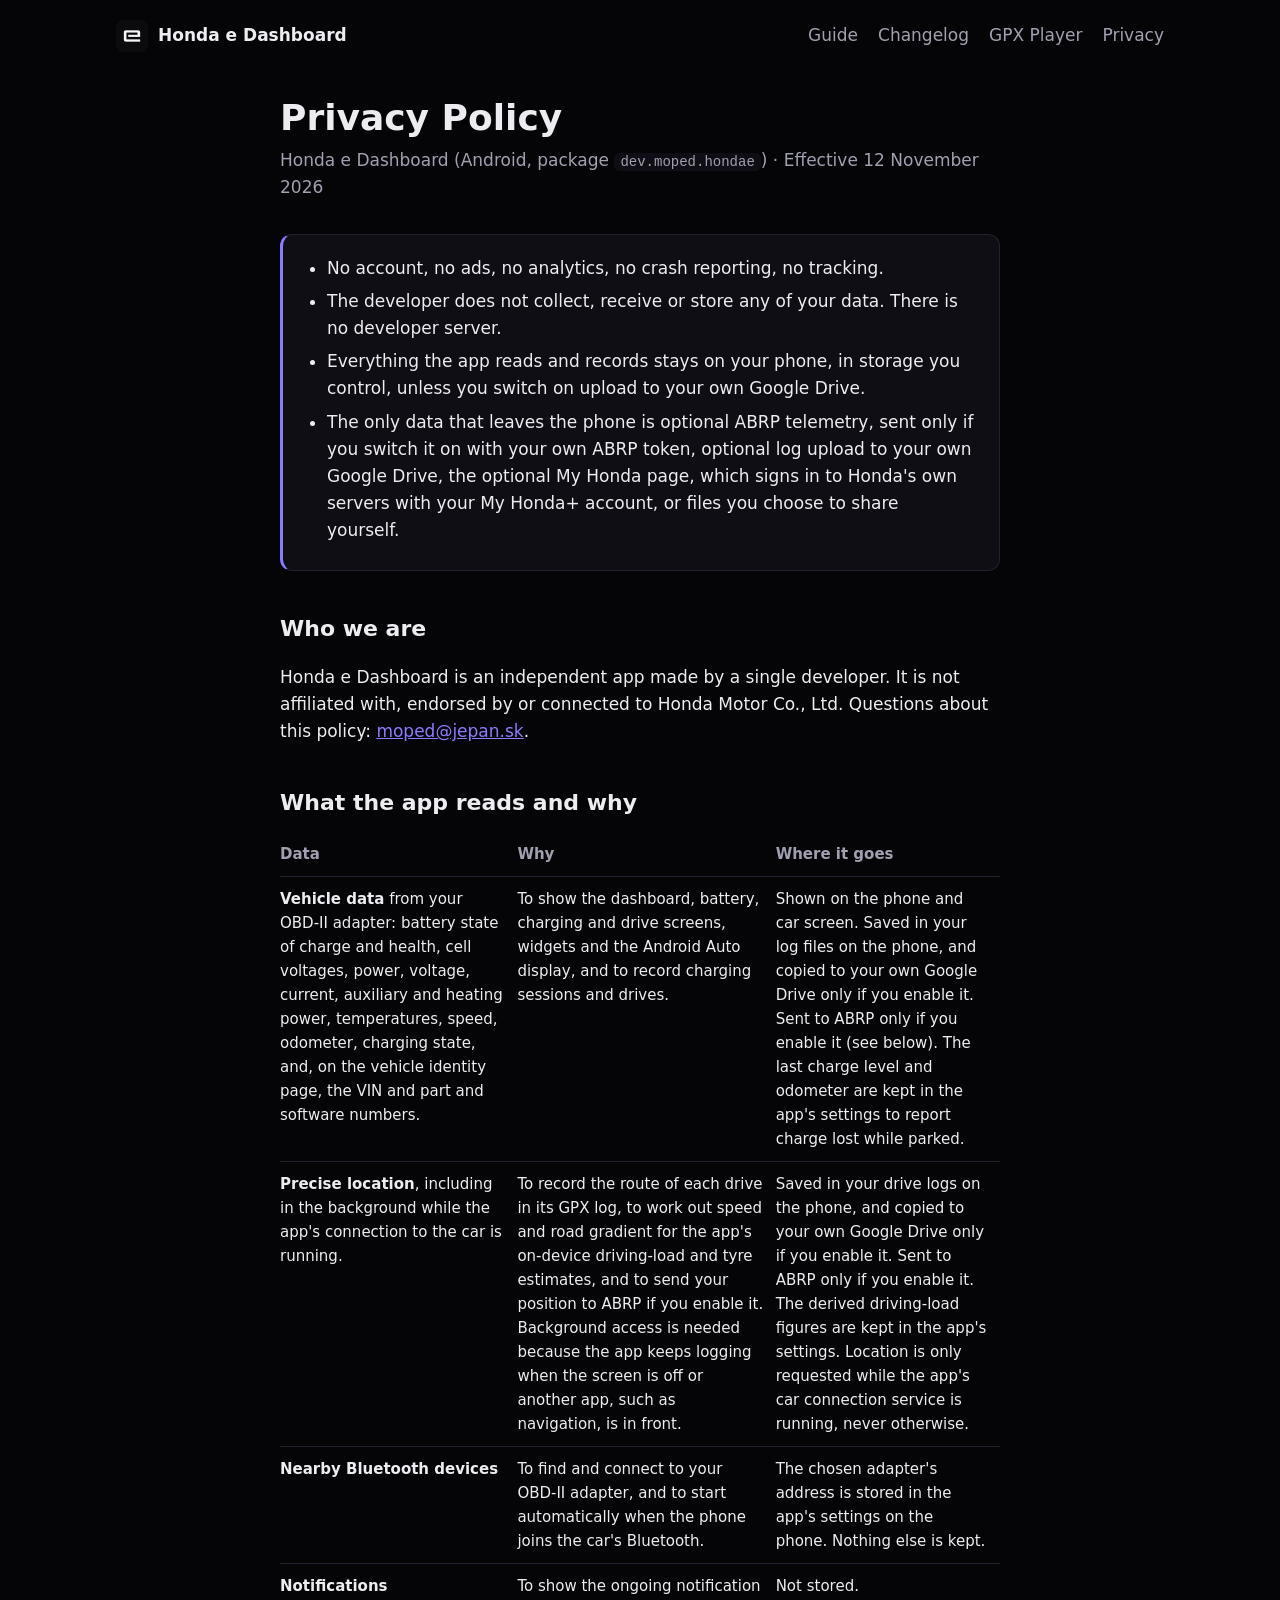
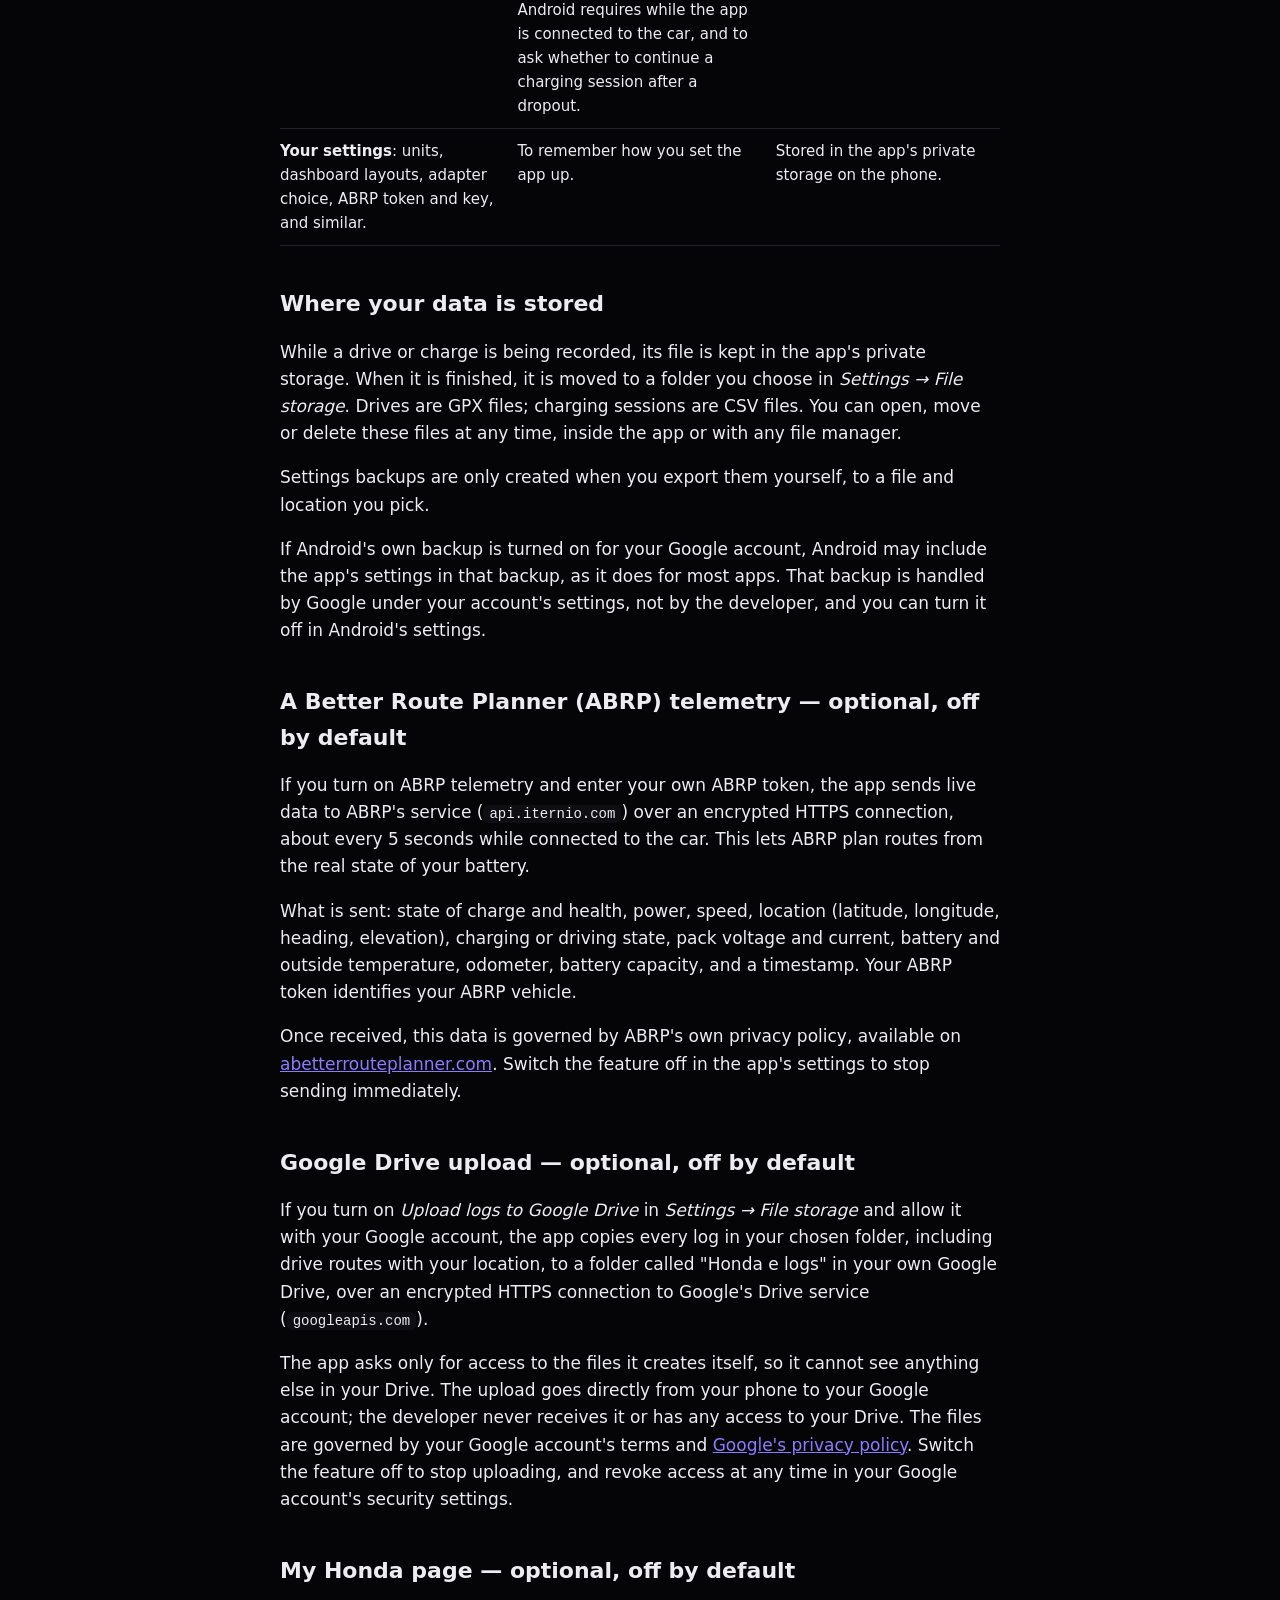
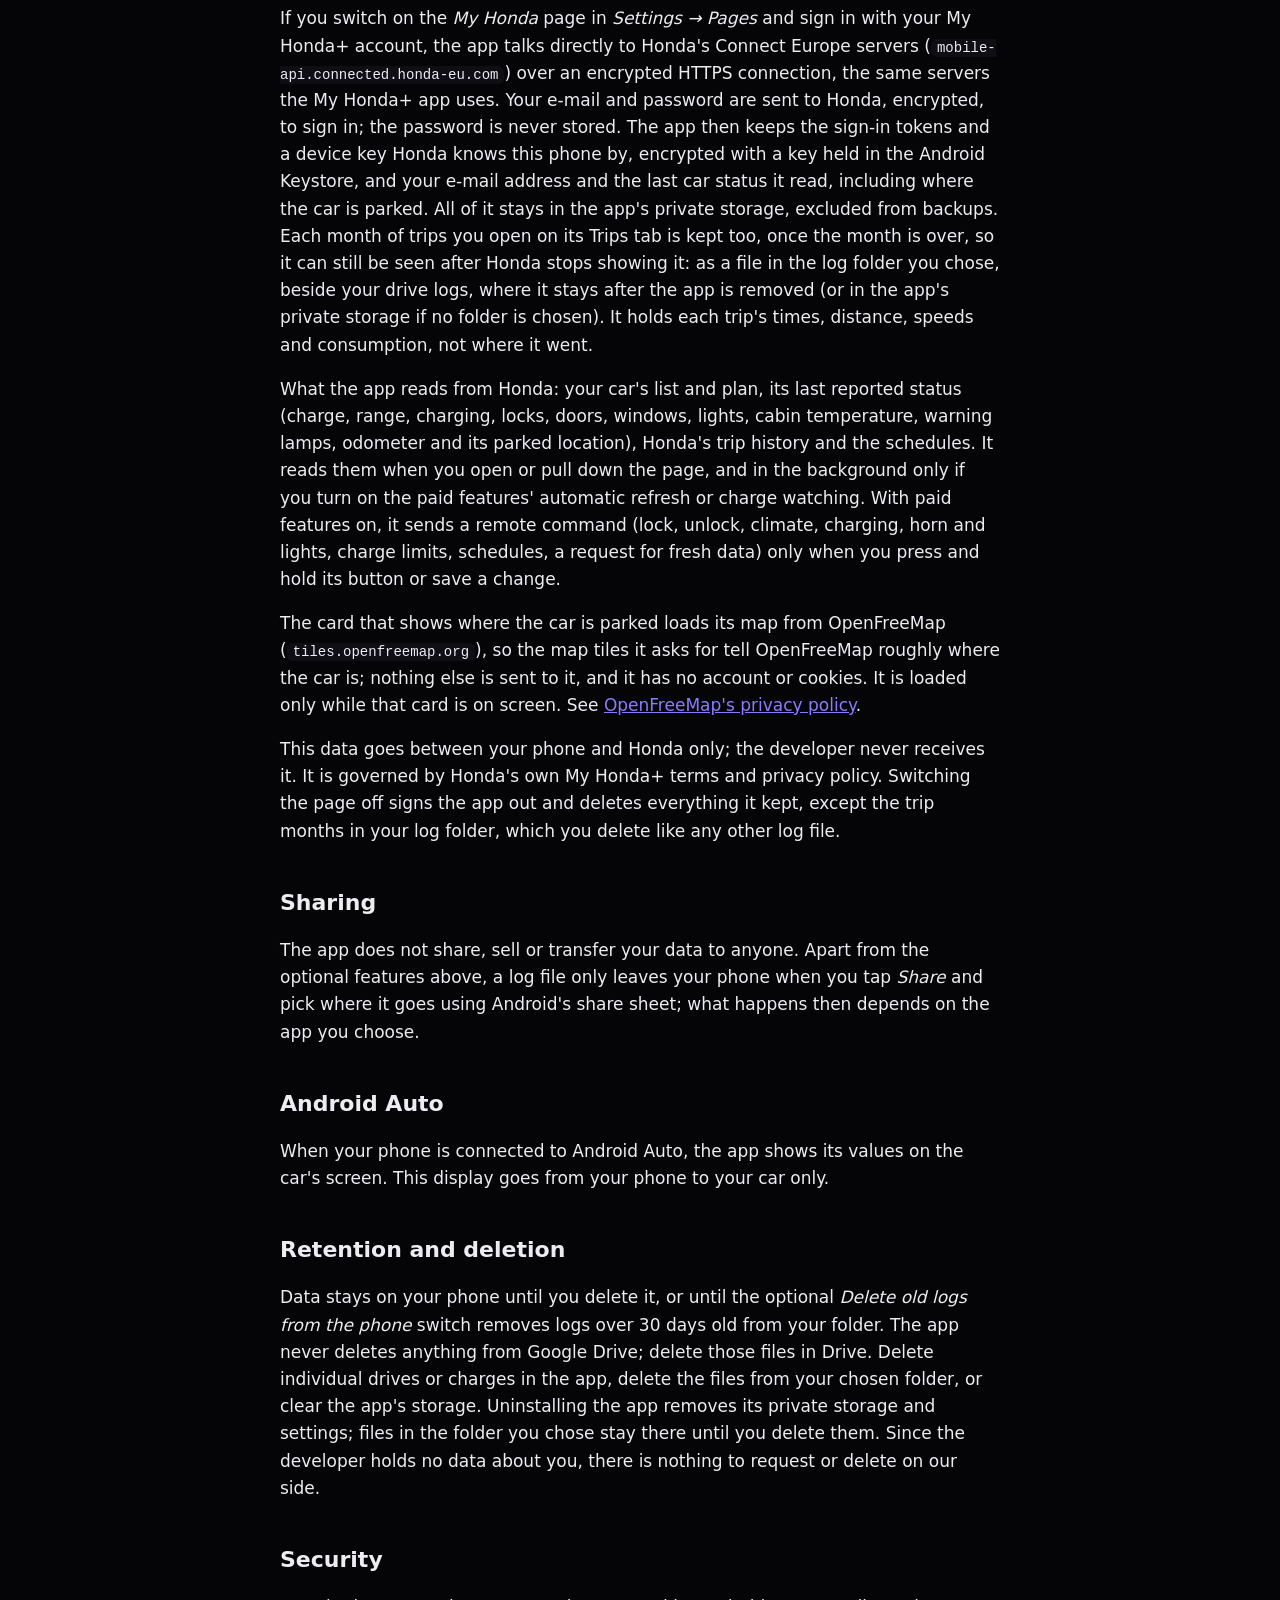
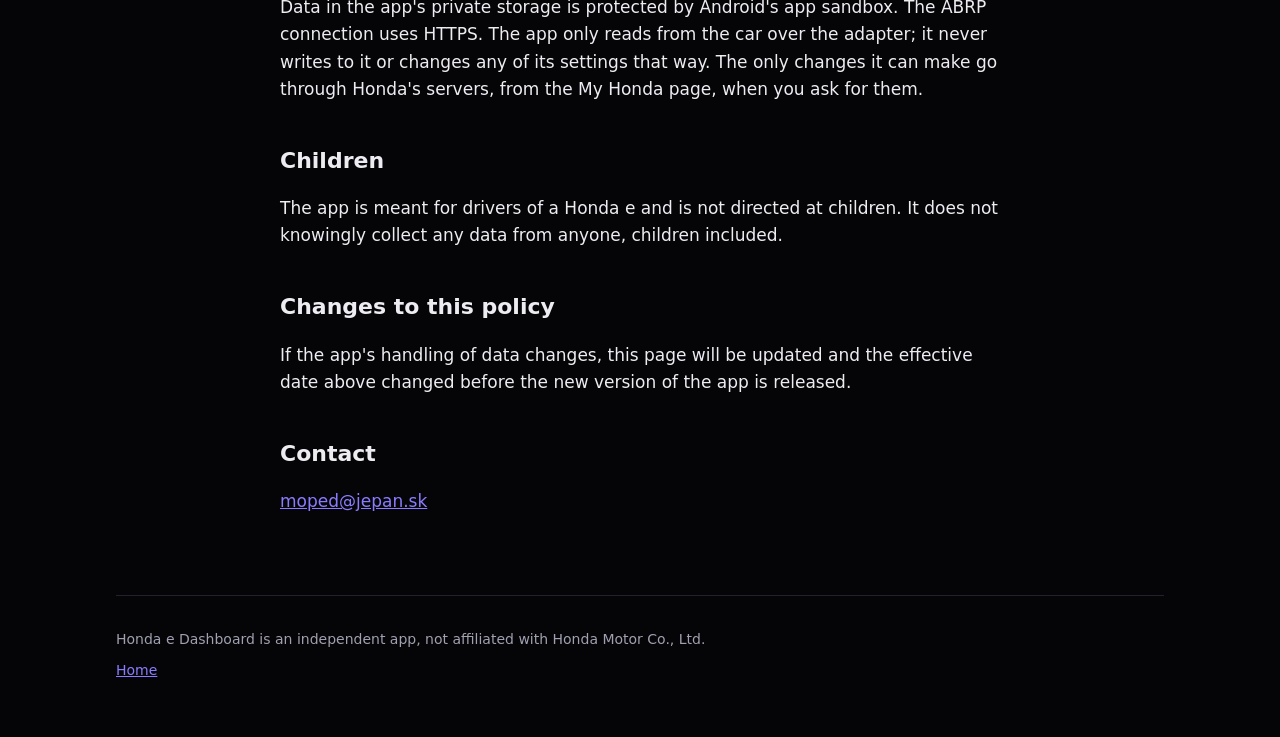
<file: privacy.html>
<!doctype html>
<html lang="en">
<head>
<meta charset="utf-8">
<meta name="viewport" content="width=device-width, initial-scale=1">
<title>Privacy Policy · Honda e Dashboard</title>
<meta name="description" content="Privacy policy for the Honda e Dashboard Android app.">
<meta name="color-scheme" content="dark">
<link rel="icon" href="img/app-icon-512x512.png">
<link rel="stylesheet" href="style.css">
<link rel="canonical" href="https://morvy.github.io/hondae/privacy.html">
<link rel="apple-touch-icon" href="img/app-icon-512x512.png">
<meta property="og:type" content="website">
<meta property="og:site_name" content="Honda e Dashboard">
<meta property="og:title" content="Privacy Policy · Honda e Dashboard">
<meta property="og:description" content="Privacy policy for the Honda e Dashboard Android app.">
<meta property="og:url" content="https://morvy.github.io/hondae/privacy.html">
<meta property="og:image" content="https://morvy.github.io/hondae/img/hero-2048x1000.png">
<meta property="og:image:width" content="2048">
<meta property="og:image:height" content="1000">
<meta property="og:image:alt" content="Honda e Dashboard: live power, battery and charging from your OBD adapter">
<meta name="twitter:card" content="summary_large_image">
</head>
<body>
<div class="wrap">
  <header class="top">
    <a class="brand" href="./"><img src="img/app-icon-512x512.png" alt="">Honda e Dashboard</a>
    <nav><a href="guide.html">Guide</a><a href="changelog.html">Changelog</a><a href="https://morvy.github.io/gpx-log-player/" rel="noopener">GPX Player</a><a href="privacy.html">Privacy</a></nav>
  </header>

  <main class="doc">
    <h1>Privacy Policy</h1>
    <p class="meta">Honda e Dashboard (Android, package <code>dev.moped.hondae</code>) · Effective 12 November 2026</p>

    <div class="summary">
      <ul>
        <li>No account, no ads, no analytics, no crash reporting, no tracking.</li>
        <li>The developer does not collect, receive or store any of your data. There is no developer server.</li>
        <li>Everything the app reads and records stays on your phone, in storage you control, unless you switch on upload to your own Google Drive.</li>
        <li>The only data that leaves the phone is optional ABRP telemetry, sent only if you switch it on with your own ABRP token, optional log upload to your own Google Drive, the optional My Honda page, which signs in to Honda's own servers with your My Honda+ account, or files you choose to share yourself.</li>
      </ul>
    </div>

    <h2>Who we are</h2>
    <p>Honda e Dashboard is an independent app made by a single developer. It is not affiliated with, endorsed by or connected to Honda Motor Co., Ltd. Questions about this policy: <a href="mailto:moped@jepan.sk">moped@jepan.sk</a>.</p>

    <h2>What the app reads and why</h2>
    <table>
      <thead><tr><th>Data</th><th>Why</th><th>Where it goes</th></tr></thead>
      <tbody>
        <tr>
          <td><strong>Vehicle data</strong> from your OBD-II adapter: battery state of charge and health, cell voltages, power, voltage, current, auxiliary and heating power, temperatures, speed, odometer, charging state, and, on the vehicle identity page, the VIN and part and software numbers.</td>
          <td>To show the dashboard, battery, charging and drive screens, widgets and the Android Auto display, and to record charging sessions and drives.</td>
          <td>Shown on the phone and car screen. Saved in your log files on the phone, and copied to your own Google Drive only if you enable it. Sent to ABRP only if you enable it (see below). The last charge level and odometer are kept in the app's settings to report charge lost while parked.</td>
        </tr>
        <tr>
          <td><strong>Precise location</strong>, including in the background while the app's connection to the car is running.</td>
          <td>To record the route of each drive in its GPX log, to work out speed and road gradient for the app's on-device driving-load and tyre estimates, and to send your position to ABRP if you enable it. Background access is needed because the app keeps logging when the screen is off or another app, such as navigation, is in front.</td>
          <td>Saved in your drive logs on the phone, and copied to your own Google Drive only if you enable it. Sent to ABRP only if you enable it. The derived driving-load figures are kept in the app's settings. Location is only requested while the app's car connection service is running, never otherwise.</td>
        </tr>
        <tr>
          <td><strong>Nearby Bluetooth devices</strong></td>
          <td>To find and connect to your OBD-II adapter, and to start automatically when the phone joins the car's Bluetooth.</td>
          <td>The chosen adapter's address is stored in the app's settings on the phone. Nothing else is kept.</td>
        </tr>
        <tr>
          <td><strong>Notifications</strong></td>
          <td>To show the ongoing notification Android requires while the app is connected to the car, and to ask whether to continue a charging session after a dropout.</td>
          <td>Not stored.</td>
        </tr>
        <tr>
          <td><strong>Your settings</strong>: units, dashboard layouts, adapter choice, ABRP token and key, and similar.</td>
          <td>To remember how you set the app up.</td>
          <td>Stored in the app's private storage on the phone.</td>
        </tr>
      </tbody>
    </table>

    <h2>Where your data is stored</h2>
    <p>While a drive or charge is being recorded, its file is kept in the app's private storage. When it is finished, it is moved to a folder you choose in <em>Settings → File storage</em>. Drives are GPX files; charging sessions are CSV files. You can open, move or delete these files at any time, inside the app or with any file manager.</p>
    <p>Settings backups are only created when you export them yourself, to a file and location you pick.</p>
    <p>If Android's own backup is turned on for your Google account, Android may include the app's settings in that backup, as it does for most apps. That backup is handled by Google under your account's settings, not by the developer, and you can turn it off in Android's settings.</p>

    <h2>A Better Route Planner (ABRP) telemetry — optional, off by default</h2>
    <p>If you turn on ABRP telemetry and enter your own ABRP token, the app sends live data to ABRP's service (<code>api.iternio.com</code>) over an encrypted HTTPS connection, about every 5 seconds while connected to the car. This lets ABRP plan routes from the real state of your battery.</p>
    <p>What is sent: state of charge and health, power, speed, location (latitude, longitude, heading, elevation), charging or driving state, pack voltage and current, battery and outside temperature, odometer, battery capacity, and a timestamp. Your ABRP token identifies your ABRP vehicle.</p>
    <p>Once received, this data is governed by ABRP's own privacy policy, available on <a href="https://abetterrouteplanner.com" rel="noopener">abetterrouteplanner.com</a>. Switch the feature off in the app's settings to stop sending immediately.</p>

    <h2>Google Drive upload — optional, off by default</h2>
    <p>If you turn on <em>Upload logs to Google Drive</em> in <em>Settings → File storage</em> and allow it with your Google account, the app copies every log in your chosen folder, including drive routes with your location, to a folder called "Honda e logs" in your own Google Drive, over an encrypted HTTPS connection to Google's Drive service (<code>googleapis.com</code>).</p>
    <p>The app asks only for access to the files it creates itself, so it cannot see anything else in your Drive. The upload goes directly from your phone to your Google account; the developer never receives it or has any access to your Drive. The files are governed by your Google account's terms and <a href="https://policies.google.com/privacy" rel="noopener">Google's privacy policy</a>. Switch the feature off to stop uploading, and revoke access at any time in your Google account's security settings.</p>

    <h2>My Honda page — optional, off by default</h2>
    <p>If you switch on the <em>My Honda</em> page in <em>Settings → Pages</em> and sign in with your My Honda+ account, the app talks directly to Honda's Connect Europe servers (<code>mobile-api.connected.honda-eu.com</code>) over an encrypted HTTPS connection, the same servers the My Honda+ app uses. Your e-mail and password are sent to Honda, encrypted, to sign in; the password is never stored. The app then keeps the sign-in tokens and a device key Honda knows this phone by, encrypted with a key held in the Android Keystore, and your e-mail address and the last car status it read, including where the car is parked. All of it stays in the app's private storage, excluded from backups. Each month of trips you open on its Trips tab is kept too, once the month is over, so it can still be seen after Honda stops showing it: as a file in the log folder you chose, beside your drive logs, where it stays after the app is removed (or in the app's private storage if no folder is chosen). It holds each trip's times, distance, speeds and consumption, not where it went.</p>
    <p>What the app reads from Honda: your car's list and plan, its last reported status (charge, range, charging, locks, doors, windows, lights, cabin temperature, warning lamps, odometer and its parked location), Honda's trip history and the schedules. It reads them when you open or pull down the page, and in the background only if you turn on the paid features' automatic refresh or charge watching. With paid features on, it sends a remote command (lock, unlock, climate, charging, horn and lights, charge limits, schedules, a request for fresh data) only when you press and hold its button or save a change.</p>
    <p>The card that shows where the car is parked loads its map from OpenFreeMap (<code>tiles.openfreemap.org</code>), so the map tiles it asks for tell OpenFreeMap roughly where the car is; nothing else is sent to it, and it has no account or cookies. It is loaded only while that card is on screen. See <a href="https://openfreemap.org/privacy/" rel="noopener">OpenFreeMap's privacy policy</a>.</p>
    <p>This data goes between your phone and Honda only; the developer never receives it. It is governed by Honda's own My Honda+ terms and privacy policy. Switching the page off signs the app out and deletes everything it kept, except the trip months in your log folder, which you delete like any other log file.</p>

    <h2>Sharing</h2>
    <p>The app does not share, sell or transfer your data to anyone. Apart from the optional features above, a log file only leaves your phone when you tap <em>Share</em> and pick where it goes using Android's share sheet; what happens then depends on the app you choose.</p>

    <h2>Android Auto</h2>
    <p>When your phone is connected to Android Auto, the app shows its values on the car's screen. This display goes from your phone to your car only.</p>

    <h2>Retention and deletion</h2>
    <p>Data stays on your phone until you delete it, or until the optional <em>Delete old logs from the phone</em> switch removes logs over 30 days old from your folder. The app never deletes anything from Google Drive; delete those files in Drive. Delete individual drives or charges in the app, delete the files from your chosen folder, or clear the app's storage. Uninstalling the app removes its private storage and settings; files in the folder you chose stay there until you delete them. Since the developer holds no data about you, there is nothing to request or delete on our side.</p>

    <h2>Security</h2>
    <p>Data in the app's private storage is protected by Android's app sandbox. The ABRP connection uses HTTPS. The app only reads from the car over the adapter; it never writes to it or changes any of its settings that way. The only changes it can make go through Honda's servers, from the My Honda page, when you ask for them.</p>

    <h2>Children</h2>
    <p>The app is meant for drivers of a Honda e and is not directed at children. It does not knowingly collect any data from anyone, children included.</p>

    <h2>Changes to this policy</h2>
    <p>If the app's handling of data changes, this page will be updated and the effective date above changed before the new version of the app is released.</p>

    <h2>Contact</h2>
    <p><a href="mailto:moped@jepan.sk">moped@jepan.sk</a></p>
  </main>

  <footer>
    <p>Honda e Dashboard is an independent app, not affiliated with Honda Motor Co., Ltd.</p>
    <p><a href="./">Home</a></p>
  </footer>
</div>
</body>
</html>
</file>
<file: style.css>
:root {
  --bg: #050508;
  --surface: #0e0e14;
  --line: #22222e;
  --text: #ececf1;
  --muted: #a0a0b0;
  --accent: #8a7cff;
  --accent-soft: #2a2550;
}

* { box-sizing: border-box; }

html { -webkit-text-size-adjust: 100%; }

body {
  margin: 0;
  background: var(--bg);
  color: var(--text);
  font: 17px/1.6 system-ui, -apple-system, "Segoe UI", Roboto, sans-serif;
  -webkit-font-smoothing: antialiased;
}

a { color: var(--accent); }

img { max-width: 100%; height: auto; display: block; }

.wrap { max-width: 1080px; margin: 0 auto; padding: 0 16px; }

header.top {
  display: flex; align-items: center; justify-content: space-between; flex-wrap: wrap; gap: 8px 0;
  padding: 20px 0;
}
header.top .brand { display: flex; align-items: center; gap: 10px; color: var(--text); text-decoration: none; font-weight: 600; }
header.top .brand img { width: 32px; height: 32px; border-radius: 8px; }
header.top nav a { color: var(--muted); text-decoration: none; margin-left: 20px; }
header.top nav a:hover { color: var(--text); }

.hero img { width: 100%; border-radius: 20px; }

.lede { max-width: 680px; margin: 40px auto 0; text-align: center; color: var(--muted); font-size: 19px; }

.features { display: flex; flex-direction: column; gap: 72px; margin: 80px 0; }

.feature { display: grid; grid-template-columns: 280px 1fr; gap: 56px; align-items: center; }
.feature:nth-child(even) { grid-template-columns: 1fr 280px; }
.feature:nth-child(even) .shot { order: 2; }
.feature .shot img { border-radius: 24px; outline: 1px solid rgba(255, 255, 255, .08); outline-offset: -1px; }
.feature h2 { margin: 0 0 12px; font-size: 28px; line-height: 1.2; text-wrap: balance; }
.feature p { margin: 0 0 12px; color: var(--muted); }

.eyebrow { color: var(--accent); font-size: 13px; font-weight: 600; letter-spacing: .08em; text-transform: uppercase; }

.cards { display: grid; grid-template-columns: repeat(auto-fit, minmax(240px, 1fr)); gap: 16px; margin-bottom: 80px; }
.card { background: var(--surface); border: 1px solid var(--line); border-radius: 16px; padding: 24px; }
.card h3 { margin: 0 0 8px; font-size: 18px; }
.card p { margin: 0; color: var(--muted); font-size: 15px; }

.cta { text-align: center; background: var(--accent-soft); border: 1px solid var(--accent); border-radius: 20px; padding: 40px 24px; margin-bottom: 80px; }
.cta h2 { margin: 0 0 8px; font-size: 28px; line-height: 1.2; }
.cta p { max-width: 520px; margin: 0 auto 24px; color: var(--muted); }
.button { display: inline-block; background: var(--accent); color: #fff; font-weight: 600; text-decoration: none; padding: 12px 28px; border-radius: 999px; }
.button:hover { filter: brightness(1.1); }

footer { border-top: 1px solid var(--line); padding: 32px 0 48px; color: var(--muted); font-size: 14px; }
footer p { margin: 0 0 8px; }

/* Privacy policy */
.doc { max-width: 720px; margin: 24px auto 80px; }
.doc h1 { font-size: 36px; line-height: 1.2; margin: 0 0 8px; }
.doc h2 { font-size: 22px; margin: 40px 0 12px; }
.doc .meta { color: var(--muted); margin: 0 0 32px; }
.doc h2 + .meta { margin: -6px 0 12px; font-size: 15px; }
.doc .summary { background: var(--surface); border: 1px solid var(--line); border-left: 3px solid var(--accent); border-radius: 12px; padding: 20px 24px; }
.doc .summary ul { margin: 0; padding-left: 20px; }
.doc li { margin-bottom: 6px; }
.doc table { width: 100%; border-collapse: collapse; font-size: 15px; }
.doc th, .doc td { text-align: left; vertical-align: top; padding: 10px 12px 10px 0; border-bottom: 1px solid var(--line); }
.doc th { color: var(--muted); font-weight: 600; }
.doc code { font-size: 14px; background: var(--surface); padding: 1px 6px; border-radius: 6px; }

@media (max-width: 720px) {
  .feature, .feature:nth-child(even) { grid-template-columns: 1fr; gap: 24px; }
  .feature:nth-child(even) .shot { order: 0; }
  .feature .shot { max-width: 260px; margin: 0 auto; }
  .hero img { border-radius: 12px; }
  header.top nav a { margin-left: 14px; }
  .doc table, .doc tbody, .doc tr, .doc td, .doc th { display: block; }
  .doc thead { display: none; }
  .doc td { border: 0; padding: 4px 0; }
  .doc tr { border-bottom: 1px solid var(--line); padding: 10px 0; }
}

.note-ref { color: var(--accent); text-decoration: none; font-weight: 600; margin-left: 1px; }
.notes { list-style: none; margin: 0 0 24px; padding: 0 0 24px; border-bottom: 1px solid var(--line); }
.notes li { position: relative; padding-left: 2em; margin-bottom: 10px; }
.notes li > span { position: absolute; left: 0; color: var(--accent); font-weight: 600; }
.notes li:target { color: var(--text); }

/* Dashboard guide */
.wide-wrap { max-width: 1200px; }
.guide { display: grid; grid-template-columns: 220px minmax(0, 1fr); gap: 40px; align-items: start; margin: 8px 0 64px; }
.guide main { min-width: 0; }
.guide h1 { font-size: 32px; line-height: 1.2; margin: 0 0 6px; }
.guide h2 { font-size: 20px; margin: 36px 0 12px; padding-bottom: 6px; border-bottom: 1px solid var(--line); scroll-margin-top: 16px; }
.guide .meta, .guide p { color: var(--muted); font-size: 15px; }
.guide p strong { color: var(--text); }
.guide main > ul { color: var(--muted); font-size: 15px; line-height: 1.55; padding-left: 18px; }
.guide main > ul li { margin-bottom: 8px; }
.guide main > ul strong, .guide main > ol strong { color: var(--text); }
.guide main > ol { color: var(--muted); font-size: 15px; line-height: 1.55; padding-left: 20px; }
.guide main > ol li { margin-bottom: 6px; }
.callout ol { margin: 8px 0 0; padding-left: 20px; color: var(--muted); font-size: 14px; line-height: 1.5; }
.callout ol li { margin-bottom: 4px; }
.callout ol strong { color: var(--text); }
.guide main > .glossary { margin: 8px 0 16px; }
.guide main a:not(.chip):not(.shot) { color: var(--accent); text-decoration-color: var(--accent-soft); text-underline-offset: 2px; }
.tabs { display: flex; gap: 2px; overflow-x: auto; scrollbar-width: none; border-bottom: 1px solid var(--line); margin: 8px 0 24px; }
.tabs::-webkit-scrollbar { display: none; }
.tabs a { flex: none; padding: 10px 14px; color: var(--muted); text-decoration: none; white-space: nowrap; font-size: 15px; border-bottom: 2px solid transparent; margin-bottom: -1px; }
.tabs a:hover { color: var(--text); }
.tabs a[aria-current="page"] { color: var(--text); border-bottom-color: var(--accent); }
.guide.screen { grid-template-columns: 270px minmax(0, 1fr); }
.phone-shots { position: sticky; top: 16px; display: grid; gap: 14px; }
.phone-shots a { display: block; line-height: 0; }
.phone-shots img { width: 100%; height: auto; border: 1px solid var(--line); border-radius: 18px; }
.guide.screen h1 { margin-bottom: 8px; }
.toc { position: sticky; top: 16px; max-height: calc(100vh - 32px); overflow-y: auto; font-size: 14px; }
.toc summary { cursor: pointer; color: var(--text); font-weight: 600; margin-bottom: 8px; list-style: none; }
.toc summary::-webkit-details-marker { display: none; }
.toc ul { list-style: none; margin: 0; padding: 0; }
.toc li a { display: block; padding: 2px 0 2px 12px; color: var(--muted); text-decoration: none; border-left: 1px solid var(--line); }
.toc li a:hover { color: var(--text); border-left-color: var(--accent); }
.toc .toc-group { margin-bottom: 10px; }
.toc .toc-group > a { padding-left: 0; border: 0; color: var(--accent); font-weight: 600; font-size: 12px; letter-spacing: .06em; text-transform: uppercase; }
.items { display: grid; grid-template-columns: repeat(auto-fill, minmax(380px, 1fr)); gap: 10px 20px; }
.item { display: grid; grid-template-columns: 104px 1fr; gap: 14px; align-items: start; padding: 10px 0; scroll-margin-top: 16px; }
.item.s4 { grid-template-columns: 168px 1fr; }
.item.s6 { grid-template-columns: 253px 1fr; }
.item .shot img { width: 100%; border-radius: 8px; }
.item h3 { margin: 0 0 4px; font-size: 14px; letter-spacing: .04em; }
.item p { margin: 0; font-size: 14px; line-height: 1.5; }
.item:target h3 { color: var(--accent); }
.src { display: inline-block; margin-left: 6px; padding: 1px 7px; border-radius: 999px; font-size: 11px; font-weight: 600; letter-spacing: .02em; vertical-align: 1px; white-space: normal; }
.src.ecu { background: #12301f; color: #7fd6a4; }
.src.gps { background: #13283d; color: #86b8e8; }
.src.calc { background: var(--accent-soft); color: #c4bbff; font-weight: 500; }
.items.full { grid-template-columns: 1fr; margin-bottom: 10px; }
.items.full .item.s6 { grid-template-columns: 3fr 9fr; gap: 20px; }
.battery { display: grid; grid-template-columns: 200px minmax(0, 1fr); gap: 20px; align-items: start; }
.pack { display: flex; flex-direction: column; height: 300px; border: 1px solid var(--line); border-radius: 10px; overflow: hidden; font-size: 12px; }
.pack > div, .pack-window > span { padding: 3px 10px; min-height: 22px; display: flex; align-items: center; }
.pack-top, .pack-bottom { background: #241a33; color: var(--muted); }
.pack-top { flex: 1.3; } .pack-bottom { flex: 4.9; }
.pack-window { flex: 25.3; flex-direction: column; align-items: stretch !important; padding: 0 !important; }
.pack-used { background: var(--surface); color: var(--muted); flex: 14.1; }
.pack-left { background: var(--accent-soft); color: var(--text); flex: 11.2; }
.glossary { width: 100%; border-collapse: collapse; font-size: 13px; }
.glossary th, .glossary td { text-align: left; vertical-align: top; padding: 6px 10px 6px 0; border-bottom: 1px solid var(--line); color: var(--muted); }
.glossary th { font-weight: 600; }
.glossary td:first-child, .glossary td[data-v] { color: var(--text); white-space: nowrap; font-variant-numeric: tabular-nums; }
.note { margin-top: 12px; }
@media (max-width: 860px) {
  .guide, .guide.screen { grid-template-columns: minmax(0, 1fr); gap: 16px; }
  .phone-shots { position: static; grid-template-columns: repeat(auto-fill, minmax(140px, 1fr)); max-width: 600px; }
  .phone-shots img { border-radius: 12px; }
  .toc { position: static; max-height: none; background: var(--surface); border: 1px solid var(--line); border-radius: 12px; padding: 12px 16px; }
  .toc details:not([open]) summary { margin: 0; }
  .toc summary::after { content: " ▾"; color: var(--muted); }
  .items { grid-template-columns: 1fr; }
  .battery { grid-template-columns: 1fr; }
  .pack { height: 260px; max-width: 360px; }
  .glossary th:nth-child(4), .glossary td:nth-child(4) { display: none; }
}
@media (max-width: 480px) {
  .item.s6 { grid-template-columns: 1fr; }
  .item.s4 { grid-template-columns: 140px 1fr; }
}
@media (max-width: 600px) {
  .items.full .item.s6 { grid-template-columns: 1fr; gap: 8px; }
}
dialog.zoom { padding: 0; line-height: 0; border: 1px solid var(--line); border-radius: 18px; background: #0e0e11; max-width: min(92vw, 1080px); max-height: 92vh; overflow: hidden; }
dialog.zoom::backdrop { background: rgba(0, 0, 0, .78); backdrop-filter: blur(3px); }
dialog.zoom img { display: block; width: auto; max-width: min(92vw, 1080px); max-height: 92vh; }
dialog.zoom form { position: absolute; top: 8px; right: 8px; margin: 0; }
dialog.zoom button { width: 36px; height: 36px; border-radius: 999px; border: 1px solid var(--line); background: rgba(14, 14, 20, .85); color: var(--text); font-size: 22px; line-height: 1; cursor: pointer; }
.uses { display: flex; flex-wrap: wrap; gap: 6px; margin-top: 8px; }
.chip { font-size: 12px; padding: 2px 9px; border-radius: 999px; border: 1px solid var(--line); background: var(--surface); color: var(--muted); text-decoration: none; }
a.chip:hover { color: var(--text); border-color: var(--accent); }
.callout { background: var(--surface); border: 1px solid var(--line); border-left: 3px solid var(--accent); border-radius: 12px; padding: 16px 20px; margin: 24px 0; }
.callout.disclaimer { border-left-color: #ffb020; margin: 40px 0 24px; }
.callout.disclaimer p { margin-top: 6px; }
.callout h4 { margin: 0 0 8px; font-size: 15px; color: var(--text); }
.callout h4 + table, .callout h4 + ul { margin-top: 0; }
.callout * + h4 { margin-top: 16px; }
.callout ul { margin: 0; padding-left: 18px; color: var(--muted); font-size: 14px; line-height: 1.5; }
.callout li { margin-bottom: 6px; }
.callout p { font-size: 14px; margin: 8px 0 0; }
.rates { width: 100%; border-collapse: collapse; font-size: 14px; }
.rates th { text-align: left; white-space: nowrap; vertical-align: top; color: var(--text); padding: 4px 16px 4px 0; font-weight: 600; }
.rates td { color: var(--muted); padding: 4px 0; border-bottom: 1px solid var(--line); }
@media (max-width: 600px) { .rates th, .rates td { display: block; padding: 2px 0; } .rates th { padding-top: 8px; } }
/* A page told in steps (the Tile designer): each screenshot beside the text that explains it. */
.guide.steps { grid-template-columns: minmax(0, 1fr); max-width: 980px; }
.step { display: grid; grid-template-columns: 250px minmax(0, 1fr); gap: 32px; align-items: start; padding: 28px 0; border-top: 1px solid var(--line); scroll-margin-top: 16px; }
.step .shot { display: block; line-height: 0; }
.step .shot img { width: 100%; height: auto; border: 1px solid var(--line); border-radius: 18px; }
.guide .step h2 { margin-top: 0; border: 0; padding: 0; }
.step ul { color: var(--muted); font-size: 15px; line-height: 1.55; padding-left: 18px; margin: 8px 0 0; }
.step li { margin-bottom: 8px; }
.step li strong { color: var(--text); }
@media (max-width: 720px) {
  .step { grid-template-columns: minmax(0, 1fr); gap: 12px; }
  .step > div { display: contents; }   /* heading, then the picture, then the text */
  .guide .step h2 { order: -1; }
  .step .shot { max-width: 260px; }
}
</file>
